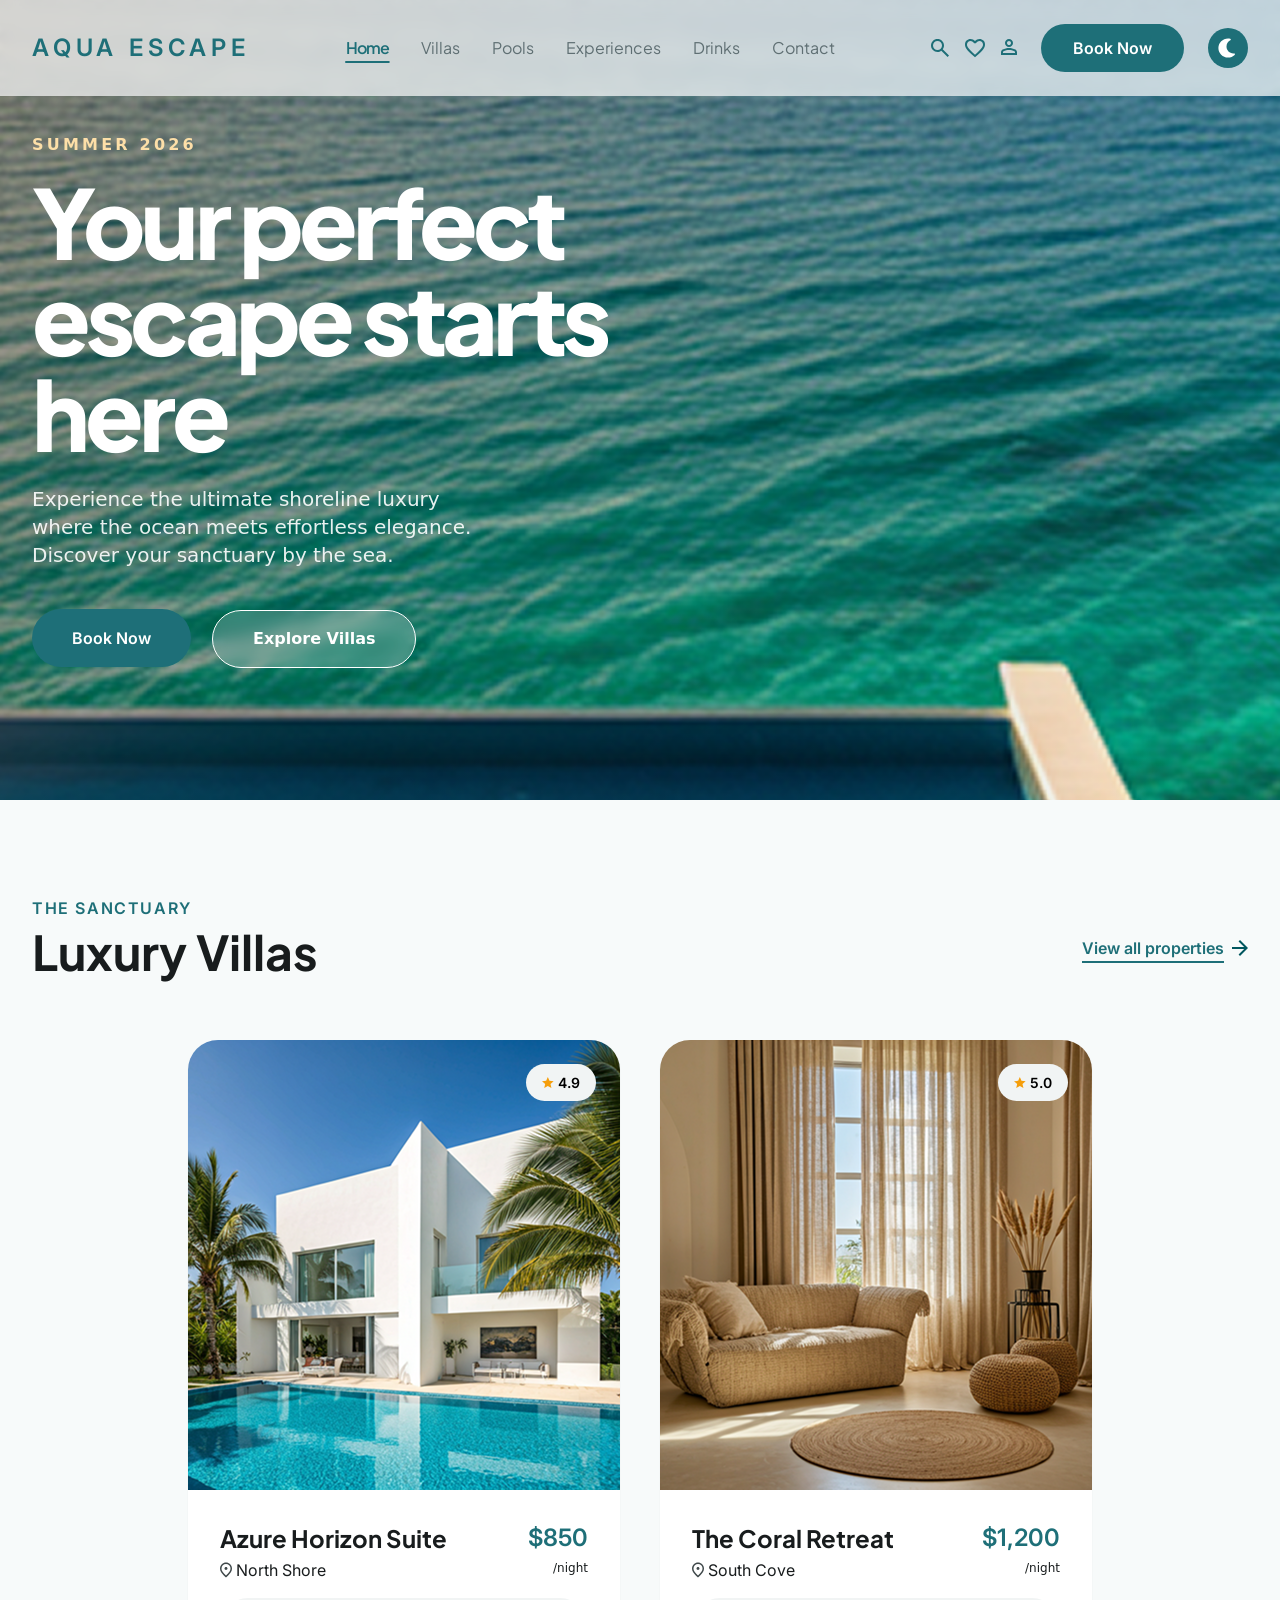
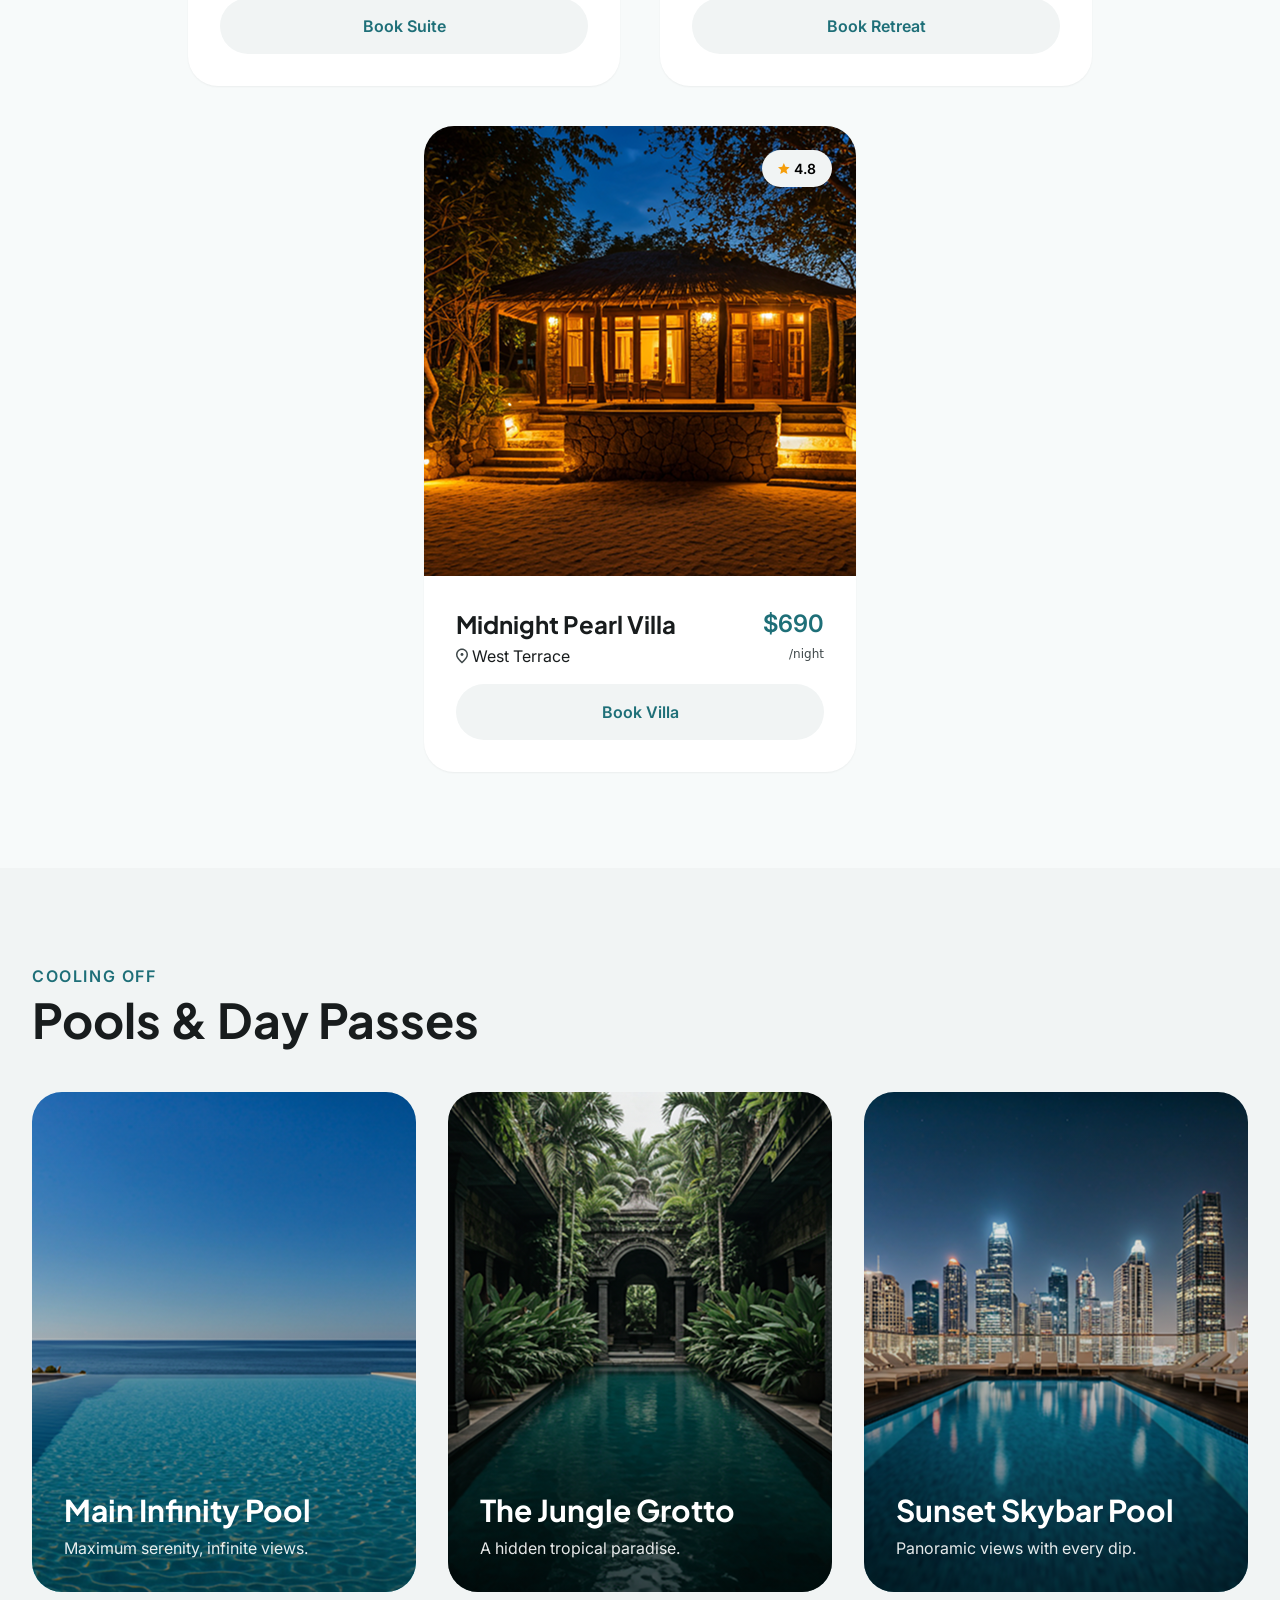
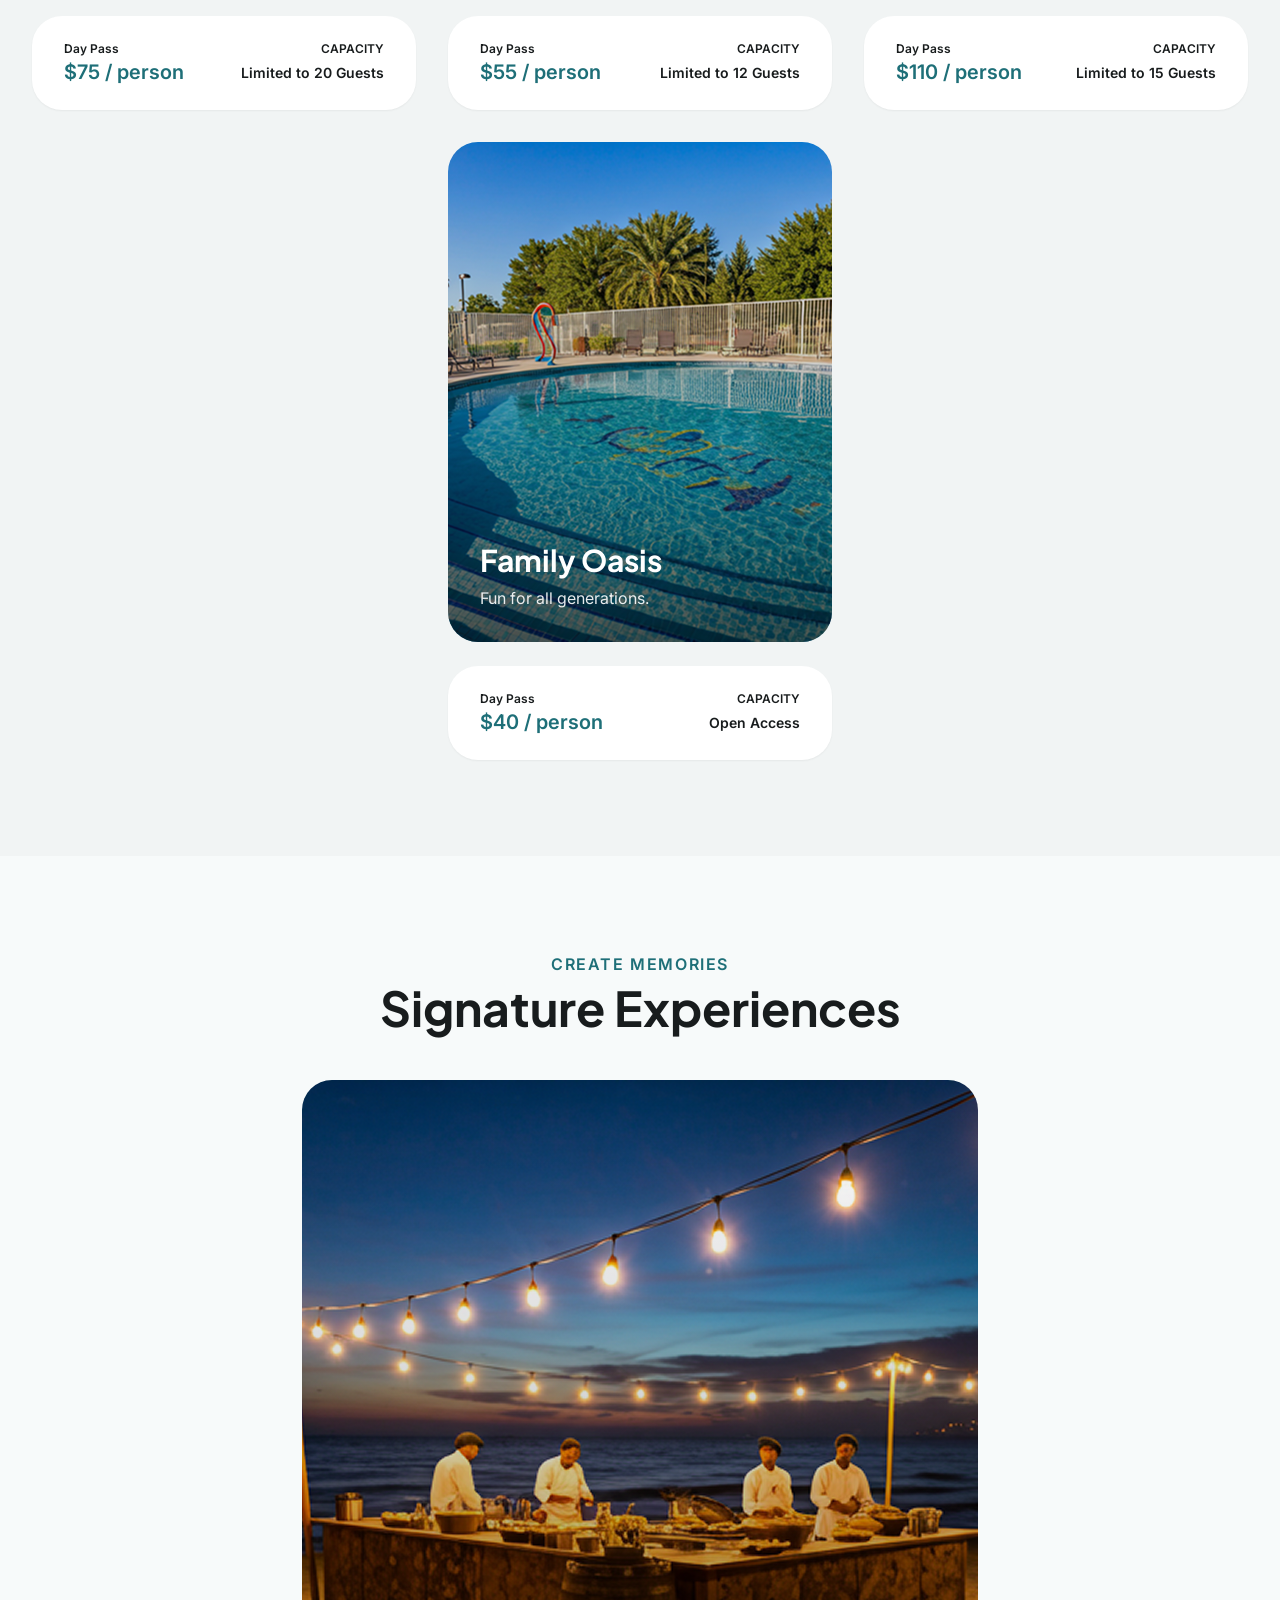
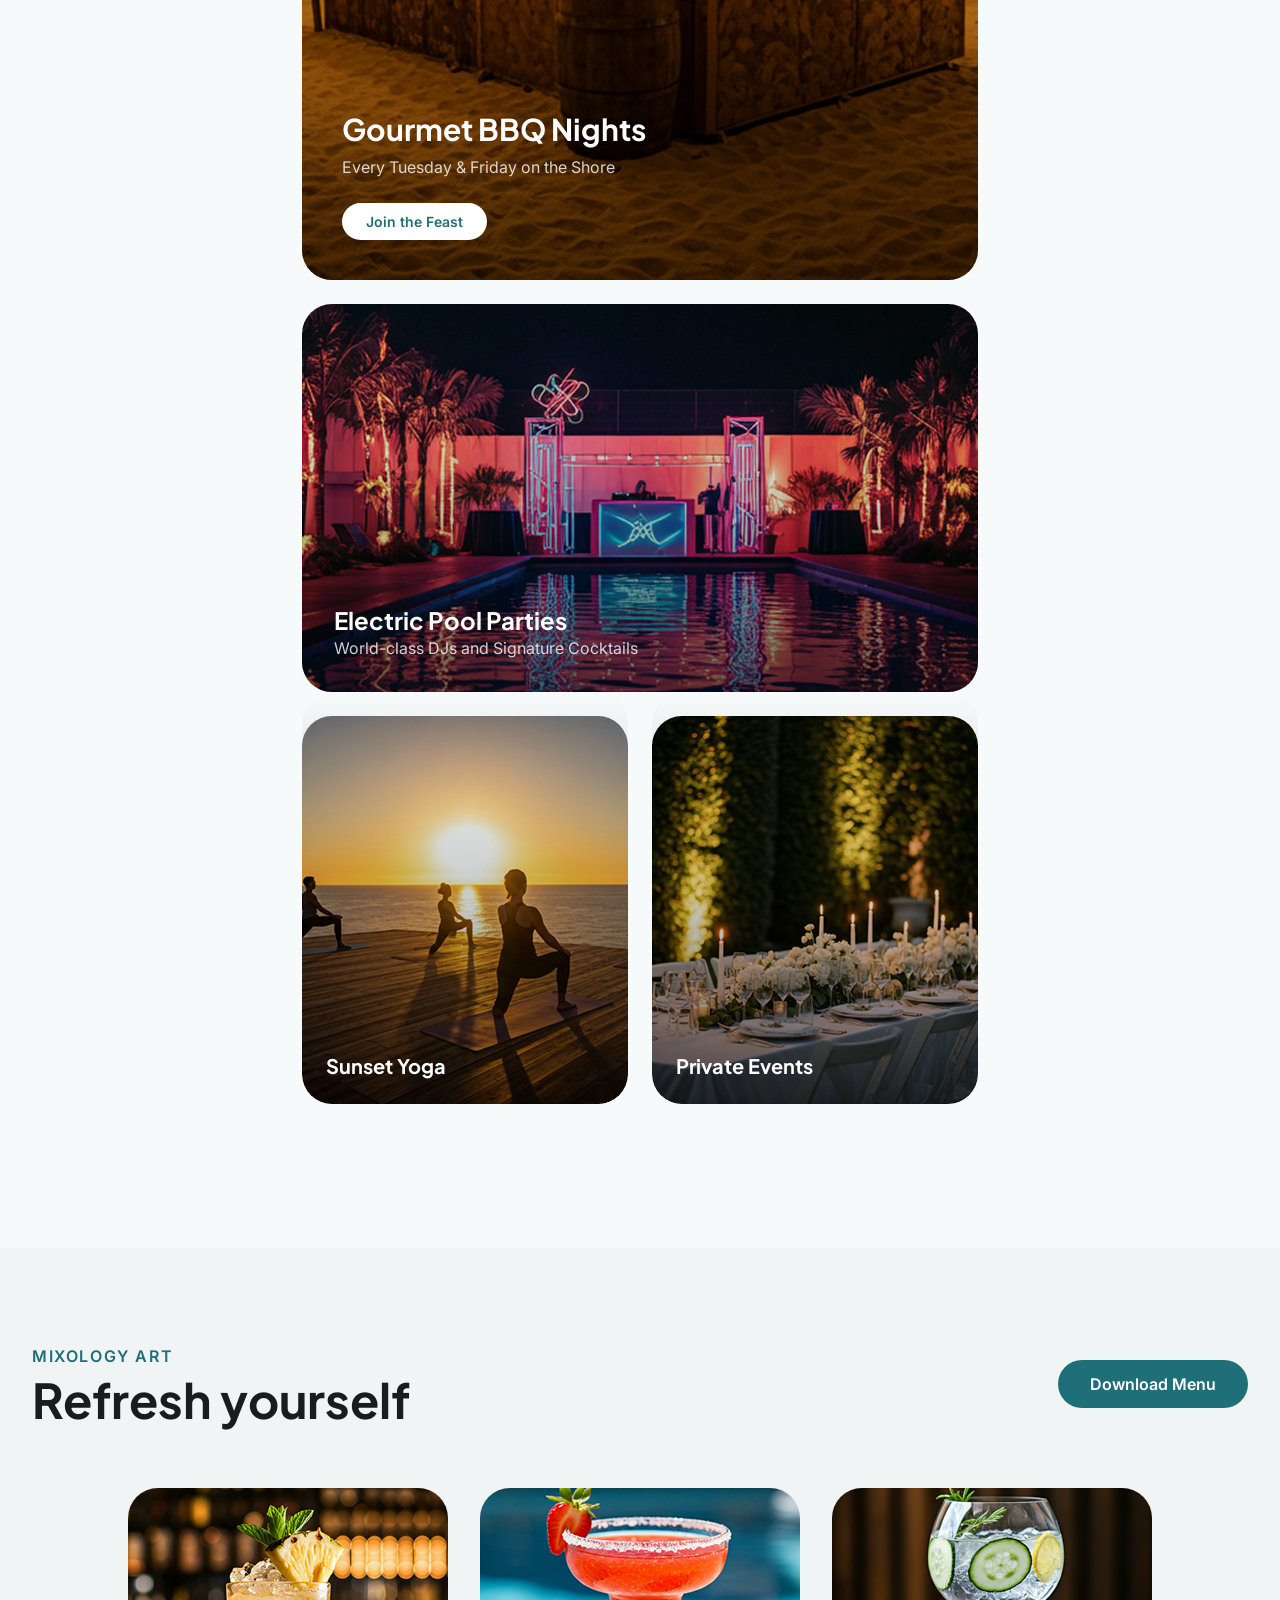
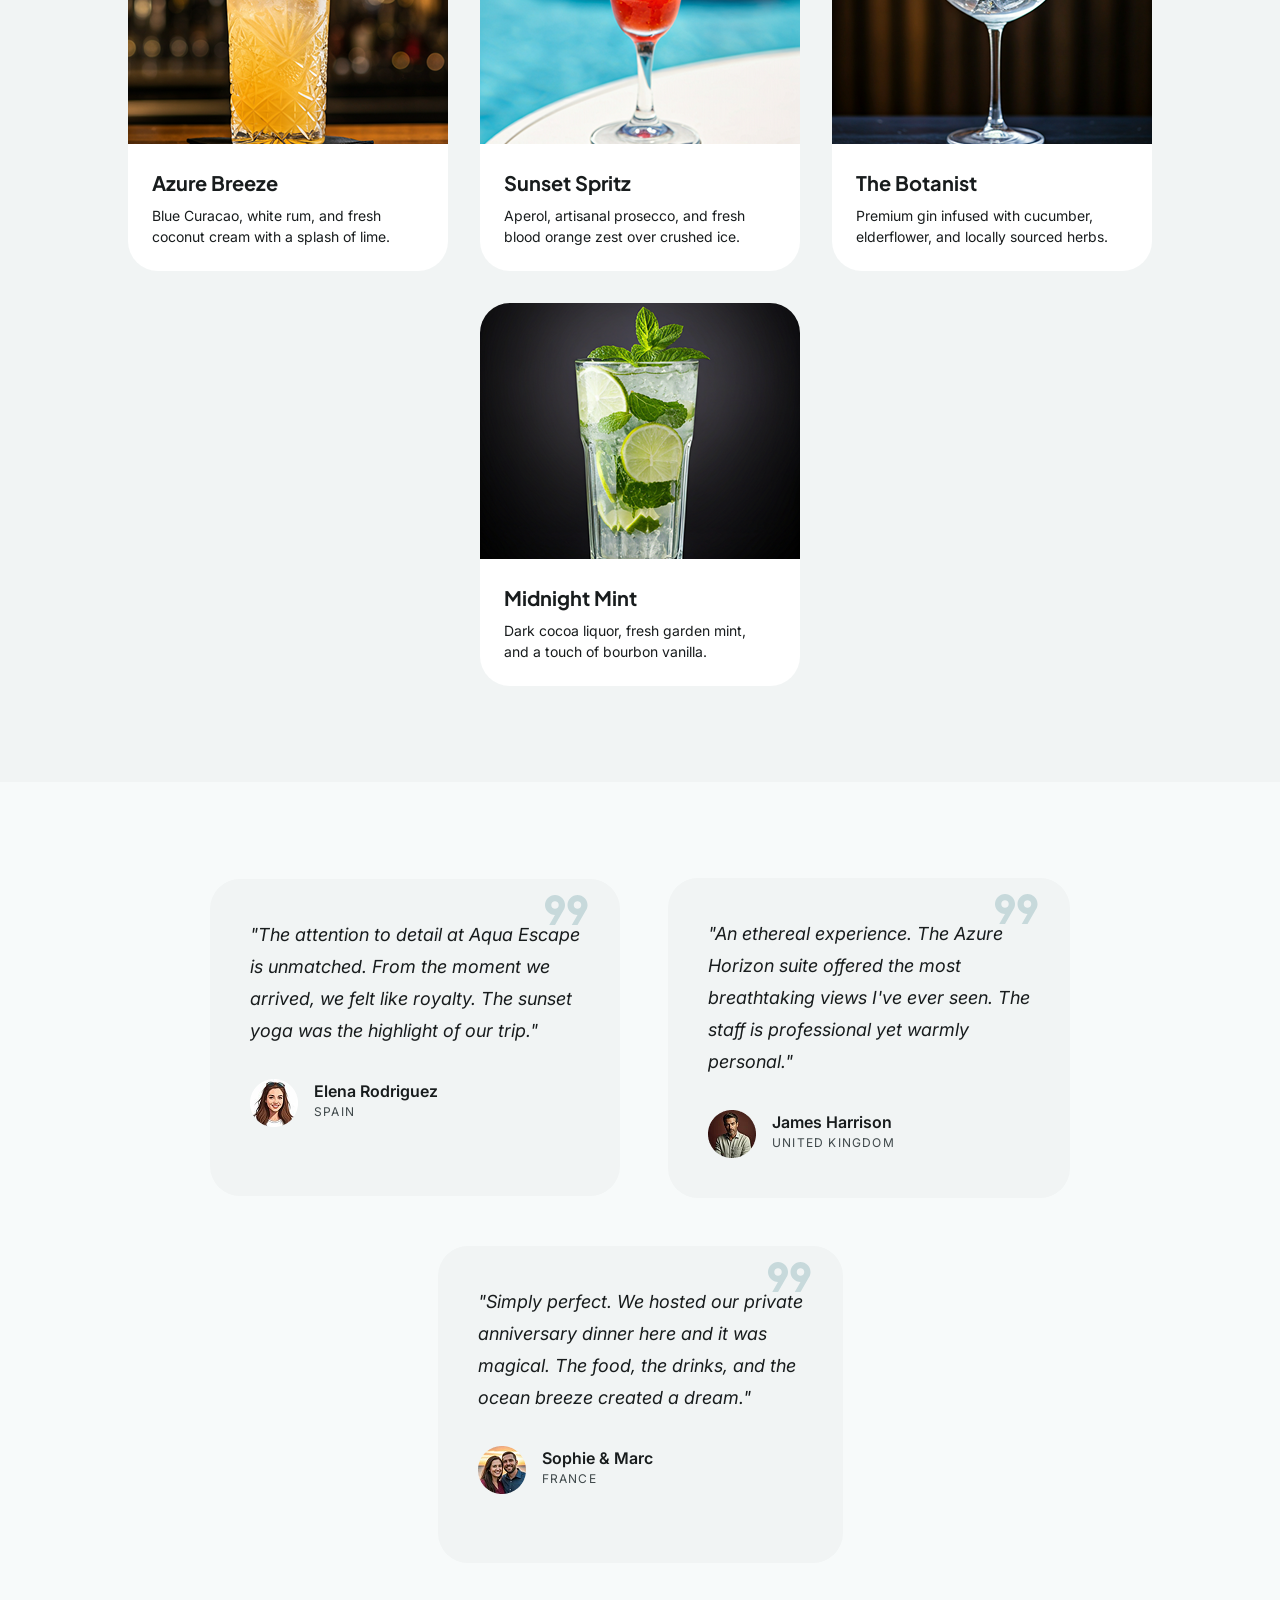
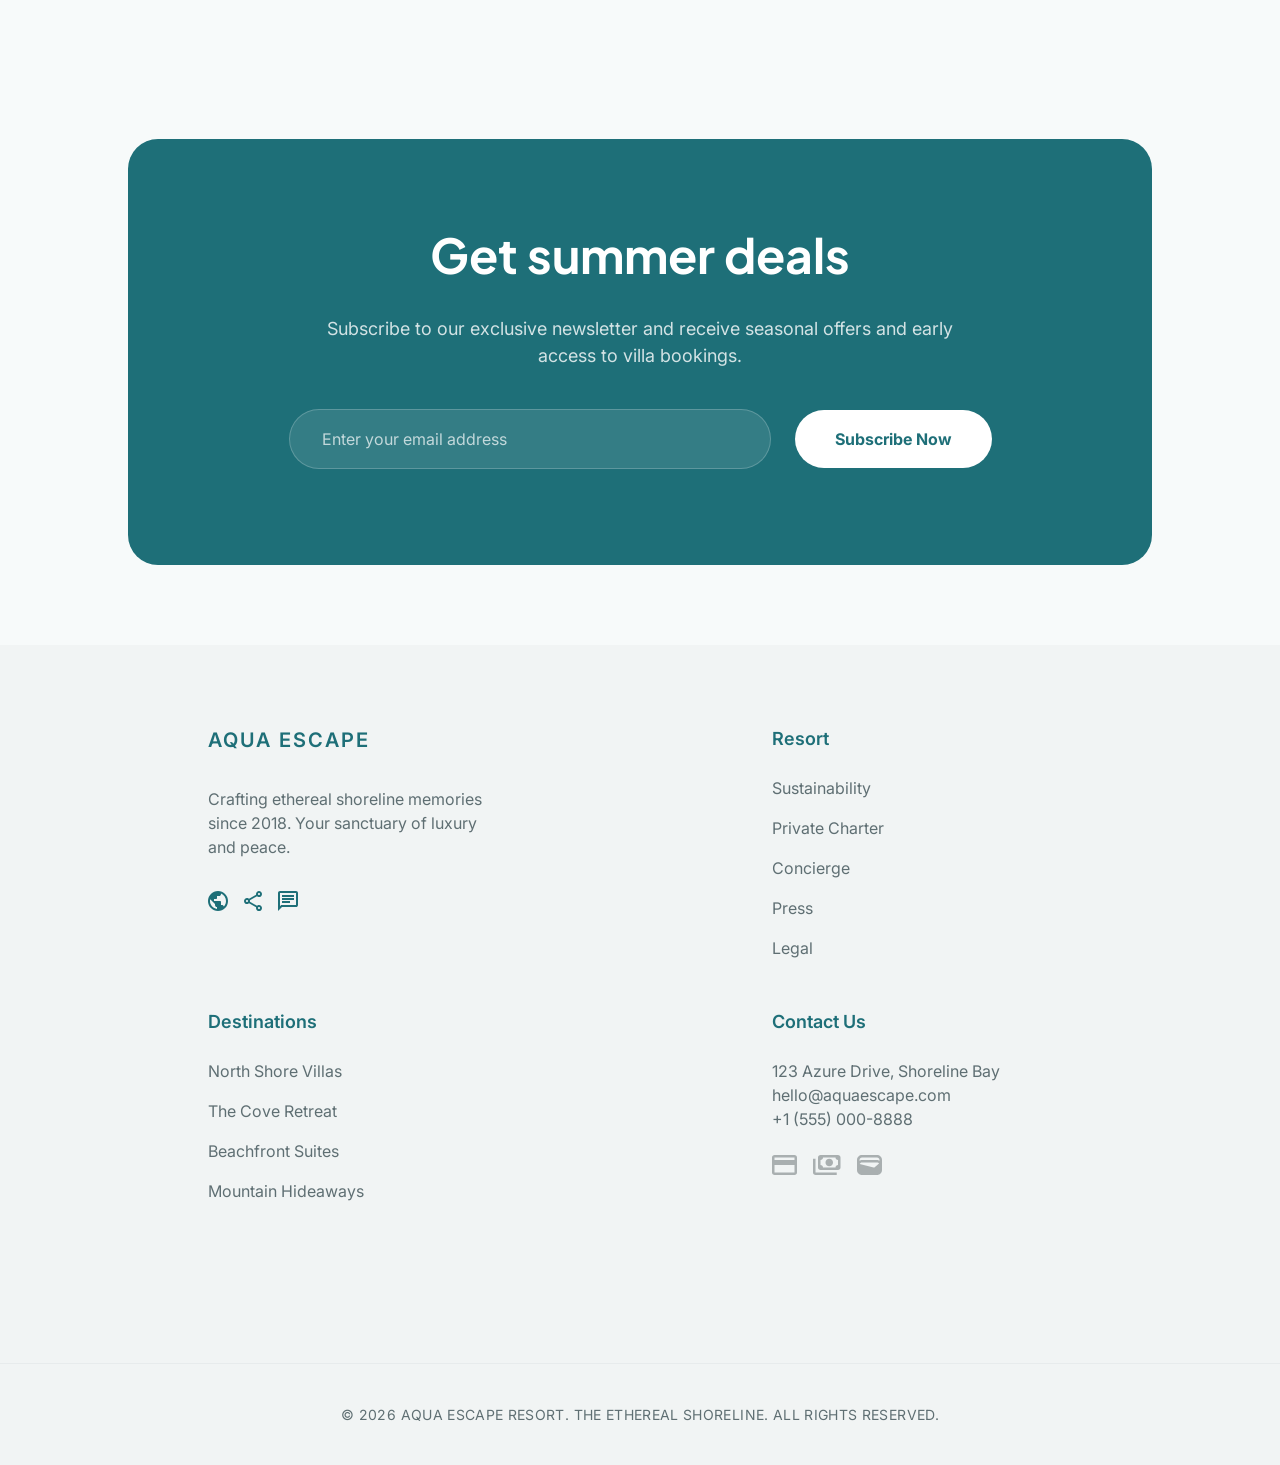
<file: index.html>
<!doctype html>
<html lang="en">
  <head>
    <meta charset="UTF-8" />
    <meta name="viewport" content="width=device-width, initial-scale=1.0" />
    <title>Summer Nap - Home Page</title>
    <link rel="preconnect" href="https://fonts.googleapis.com" />
    <link rel="preconnect" href="https://fonts.gstatic.com" crossorigin />
    <link
      href="https://fonts.googleapis.com/css2?family=Inter:ital,opsz,wght@0,14..32,100..900;1,14..32,100..900&family=Plus+Jakarta+Sans:ital,wght@0,200..800;1,200..800&display=swap"
      rel="stylesheet"
    />
    <link href="./assets/css/output.css" rel="stylesheet" />
  </head>
  <body class="bg-Body">

    <!-- Header -->
    <header class="bg-Neutral/70 fixed w-full z-10 backdrop-blur-sm">
      <div
        class="container mx-auto flex items-center justify-between py-6 px-8"
      >
        <div data-menu-toggle class="lg:hidden cursor-pointer flex">
          <img
            src="./assets/img/header/menu.svg"
            alt="Menu"
          />
        </div>
        <!-- Left Side -->
        <h3
          class="text-Primary text-[24px] font-Primary font-semibold tracking-[1px] sm:tracking-[4.8px]"
        >
          <a href="./index.html">AQUA ESCAPE</a>
        </h3>
        

        <!-- Middle Side -->
        <ul class="space-x-4 hidden lg:flex xl:space-x-8">
          <li
            class="text-[16px] text-Primary font-Secondary underline decoration-2 
            underline-offset-7 font-semibold tracking-tighter"
          >
            <a href="./index.html">Home</a>
          </li>
          <li class="text-[16px] text-Footer font-Secondary">
            <a href="./villas.html">Villas</a>
          </li>
          <li class="text-[16px] text-Footer font-Secondary">
            <a href="#pools">Pools</a>
          </li>
          <li class="text-[16px] text-Footer font-Secondary">
            <a href="#experiences">Experiences</a>
          </li>
          <li class="text-[16px] text-Footer font-Secondary">
            <a href="#drinks">Drinks</a>
          </li>
          <li class="text-[16px] text-Footer font-Secondary">
            <a href="#contact">Contact</a>
          </li>
        </ul>

        <!-- Right Side -->
        <div class="items-center space-x-6 hidden lg:flex">
          <ul class="space-x-4 flex">
            <li>
              <a href="#"
                ><img src="./assets/img/header/search.svg" alt="Search"
              /></a>
            </li>
            <li>
              <a href="./favorites.html"
                ><img src="./assets/img/header/heart.svg" alt="Favorites"
              /></a>
            </li>
            <li>
              <a href="./login.html"
                ><img src="./assets/img/header/person.svg" alt="Login"
              /></a>
            </li>
          </ul>
          <a href="./booking_cart.html"
            class="text-white bg-Primary py-3 px-5 xl:px-8 text-[16px] font-Primary font-semibold 
            rounded-[30px] cursor-pointer hover:bg-teal-700 transition duration-300"
            >
            Book Now
          </a>
          <button id="theme-toggle"
            class="text-white bg-Primary py-2 px-3 xl:px-2 text-[16px] font-Primary font-semibold 
            rounded-[30px] cursor-pointer hover:bg-teal-700 transition duration-300"
          >
          <div id="themeIcon" class="flex items-center justify-center w-6 h-6">
            <img src="./assets/img/header/dark.svg" alt="Moon" class="w-6 h-6 object-contain" />
          </div>
          </button>
        </div>
      </div>
      <div data-mobile-menu class="lg:hidden flex flex-col gap-4 text-Text text-2xl font-Secondary font-semibold px-14 py-6 z-10 backdrop-blur-lg hidden"> 
        <a href="./index.html">Home</a>
        <a href="./villas.html">Villas</a>
        <a href="#pools">Pools</a>
        <a href="#experiences">Experiences</a>
        <a href="#drinks">Drinks</a>
        <a href="#contact">Contact</a>
      </div>
    </header>

    <!-- Hero Section (1) -->
    <section
        style="background-image: url('./assets/img/HomePage/Section1/Home_Hero.png');" 
        class="bg-cover bg-center w-full h-200 relative bg-fixed"
      >    
      <div class="w-full h-full bg-linear-to-r from-black/30 to-transparent">
        <div
          class="px-4 sm:px-8 container mx-auto w-full h-full flex items-center justify-start"
        >
          <div class="w-2xl">
            <h6
              class="text-[#FDDFA8] text-[16px] font-semibold tracking-[3.2px]"
            >
              SUMMER 2026
            </h6>
            <h1
              class="text-5xl/14 sm:text-8xl/24 text-white font-extrabold font-Secondary tracking-tighter pt-4"
            >
              Your perfect escape starts here
            </h1>
            <p class="w-fit sm:w-md text-xl/7 text-white opacity-90 pt-6">
              Experience the ultimate shoreline luxury where the ocean meets
              effortless elegance. Discover your sanctuary by the sea.
            </p>
            <button
              class="text-white bg-Primary px-5 py-4.25 sm:px-10 text-[16px] font-Primary
                 font-semibold rounded-[30px] cursor-pointer hover:bg-teal-700 mt-10 mr-2 sm:mr-4 transition duration-300"
            >
              Book Now
            </button>
            <button
              class="text-white bg-white/20 border border-white px-5 py-4 sm:px-10 text-[16px] font-semibold 
              rounded-[30px] cursor-pointer hover:bg-teal-700 mt-3 sm:mt-10 backdrop-blur-sm transition duration-300"
            >
              Explore Villas
            </button>
          </div>
        </div>
      </div>
    </section>

    <!-- Luxury Villas Section (2) -->
    <section class="mt-24 container mx-auto flex items-center justify-start">
      <div class="w-full px-4 sm:px-8">
        <!-- Title Of The Section -->
        <h3
          class="text-[16px] text-Primary font-Primary font-semibold tracking-[1.6px]"
        >
          THE SANCTUARY
        </h3>
        <div class="flex items-center justify-between w-full flex-wrap gap-4">
          <h1 class="text-4xl sm:text-5xl text-Text font-bold font-Secondary pt-2">
            Luxury Villas
          </h1>
          <div
            class="flex underline decoration-2 decoration-Primary underline-offset-7 items-center space-x-2 cursor-pointer"
          >
            <h3 class="text-Primary font-Primary font-semibold">
              View all properties
            </h3>
            <img
              src="./assets/img/HomePage/Section2/arrow-right.svg"
              alt="arrow-right"
            />
          </div>
        </div>

        <!-- Cards Section -->
        <div
          class="mt-16 mb-24 flex items-center justify-center 2xl:justify-between w-full flex-wrap gap-10"
        >
          <!-- Card 1  -->
          <div
            class="flex-col items-center bg-Neutral rounded-[30px] shadow-xs relative"
          >
            <div
              class="flex items-center justify-center absolute top-6 right-6 bg-[#F1F4F4] py-2 px-4 rounded-full"
            >
              <img
                src="assets/img/HomePage/Section2/star.svg"
                alt="label"
                class="inline-block mr-1"
              />
              <span class="text-[14px] font-Primary font-semibold">4.9</span>
            </div>
            <img
              class="w-full h-auto rounded-t-[30px]"
              src="./assets/img/HomePage/Section2/Home_LuxuryVillas_1.png"
              alt="Villa1"
            />
            <div class="flex-col items-center py-8 px-8">
              <div class="flex items-center justify-between">
                <h2 class="text-lg sm:text-2xl text-Text font-bold font-Secondary">
                  Azure Horizon Suite
                </h2>
                <span class="text-2xl text-Primary font-semibold font-Primary"
                  >$850</span
                >
              </div>
              <div class="flex items-center justify-between">
                <div class="flex mt-1">
                  <img
                    src="./assets/img/HomePage/Section2/location.svg"
                    alt="location"
                  />
                  <span class="text-Text font-Primary pl-1"
                    >North Shore</span
                  >
                </div>
                <span class="text-Text text-[12px]">/night</span>
              </div>
              <button
                class="text-Primary bg-Button1 py-4 text-[16px] font-Primary font-semibold 
                rounded-[30px] cursor-pointer hover:bg-Primary hover:text-white w-full mt-4 transition duration-300"
              >
                Book Suite
              </button>
            </div>
          </div>

          <!-- Card 2  -->
          <div
            class="flex-col items-center bg-Neutral rounded-[30px] shadow-xs relative"
          >
            <div
              class="flex items-center justify-center absolute top-6 right-6 bg-[#F1F4F4] py-2 px-4 rounded-full"
            >
              <img
                src="assets/img/HomePage/Section2/star.svg"
                alt="label"
                class="inline-block mr-1"
              />
              <span class="text-[14px] font-Primary font-semibold">5.0</span>
            </div>
            <img
              class="w-full h-auto rounded-t-[30px]"
              src="./assets/img/HomePage/Section2/Home_LuxuryVillas_2.png"
              alt="Villa1"
            />
            <div class="flex-col items-center py-8 px-8">
              <div class="flex items-center justify-between">
                <h2 class="text-lg sm:text-2xl text-Text font-bold font-Secondary">
                  The Coral Retreat
                </h2>
                <span class="text-2xl text-Primary font-semibold font-Primary"
                  >$1,200</span
                >
              </div>
              <div class="flex items-center justify-between">
                <div class="flex mt-1">
                  <img
                    src="./assets/img/HomePage/Section2/location.svg"
                    alt="location"
                  />
                  <span class="text-Text font-Primary pl-1"
                    >South Cove</span
                  >
                </div>
                <span class="text-Text text-[12px]">/night</span>
              </div>
              <button
                class="text-Primary bg-Button1 py-4 text-[16px] font-Primary font-semibold 
                rounded-[30px] cursor-pointer hover:bg-Primary hover:text-white w-full mt-4 transition duration-300"
              >
                Book Retreat
              </button>
            </div>
          </div>

          <!-- Card 3 -->
          <div
            class="flex-col items-center bg-Neutral rounded-[30px] shadow-xs relative"
          >
            <div
              class="flex items-center justify-center absolute top-6 right-6 bg-[#F1F4F4] py-2 px-4 rounded-full"
            >
              <img
                src="assets/img/HomePage/Section2/star.svg"
                alt="label"
                class="inline-block mr-1"
              />
              <span class="text-[14px] font-Primary font-semibold">4.8</span>
            </div>
            <img
              class="w-full h-auto rounded-t-[30px]"
              src="./assets/img/HomePage/Section2/Home_LuxuryVillas_3.png"
              alt="Villa1"
            />
            <div class="flex-col items-center py-8 px-8">
              <div class="flex items-center justify-between">
                <h2 class="text-lg sm:text-2xl text-Text font-bold font-Secondary">
                  Midnight Pearl Villa
                </h2>
                <span class="text-2xl text-Primary font-semibold font-Primary"
                  >$690</span
                >
              </div>
              <div class="flex items-center justify-between">
                <div class="flex mt-1">
                  <img
                    src="./assets/img/HomePage/Section2/location.svg"
                    alt="location"
                  />
                  <span class="text-Text font-Primary pl-1"
                    >West Terrace</span
                  >
                </div>
                <span class="text-[#3F484A] text-[12px]">/night</span>
              </div>
              <button
                class="text-Primary bg-Button1 py-4 text-[16px] font-Primary font-semibold rounded-[30px] 
                cursor-pointer hover:bg-Primary hover:text-white w-full mt-4 transition duration-300"
              >
                Book Villa
              </button>
            </div>
          </div>
        </div>
      </div>
    </section>

    <!-- Pools & Day Passes Section (3) -->
    <section id="pools" class="py-24 bg-Button1 w-full">
      <!-- Title Of The Section -->
      <div
        class="w-full px-4 sm:px-8 container mx-auto flex-col items-center justify-start"
      >
        <h3
          class="font-Primary font-semibold text-Primary text-[16px] tracking-[1.6px]"
        >
          COOLING OFF
        </h3>
        <h1 class="font-Secondary font-bold text-4xl sm:text-5xl text-Text pt-2">
          Pools & Day Passes
        </h1>
      </div>

      <!-- Cards Section -->
      <div class="flex flex-wrap gap-8 items-center justify-center px-4 sm:px-8 pt-12">
        <!-- Card 1 -->
        <div class="flex-col items-center justify-center">
          <div class="relative w-full overflow-hidden rounded-[30px]">
            <img
              src="./assets/img/HomePage/Section3/Home_Pools_1.png"
              alt="Main Infinity Pool"
              class="h-full w-full object-cover"
            />
            <div
              class="absolute inset-0 bg-linear-to-t from-black/60 via-black/20 to-transparent"
            ></div>
            <div class="absolute bottom-0 left-0 w-full p-4 sm:p-8 pb-10">
              <h2 class="font-Secondary text-3xl font-bold text-white">
                Main Infinity Pool
              </h2>
              <p class="font-Primary pt-2 text-[16px] text-white/90">
                Maximum serenity, infinite views.
              </p>
            </div>
          </div>
          <div class="w-full mt-6 py-6 px-3 sm:px-8 bg-Neutral rounded-[30px] shadow-xs">
            <div class="w-full flex items-center justify-between">
              <span
                class="font-Primary font-semibold text-[12px] text-Text"
              >
                Day Pass
              </span>
              <span
                class="font-Primary font-semibold text-[12px] text-Text"
              >
                CAPACITY
              </span>
            </div>
            <div class="flex items-center justify-between">
              <h3 class="font-Primary font-semibold text-sm sm:text-xl text-Primary">
                $75 / person
              </h3>
              <h3 class="font-Primary font-semibold text-[12px] sm:text-[14px] text-Text">
                Limited to 20 Guests
              </h3>
            </div>
          </div>
        </div>

        <!-- Card 2 -->
        <div class="flex-col items-center justify-center">
          <div class="relative w-full overflow-hidden rounded-[30px]">
            <img
              src="./assets/img/HomePage/Section3/Home_Pools_2.png"
              alt="Main Infinity Pool"
              class="h-full w-full object-cover"
            />
            <div
              class="absolute inset-0 bg-linear-to-t from-black/60 via-black/20 to-transparent"
            ></div>
            <div class="absolute bottom-0 left-0 w-full p-4 sm:p-8 pb-10">
              <h2 class="font-Secondary text-3xl font-bold text-white">
                The Jungle Grotto
              </h2>
              <p class="font-Primary pt-2 text-[16px] text-white/90">
                A hidden tropical paradise.
              </p>
            </div>
          </div>
          <div class="w-full mt-6 py-6 px-3 sm:px-8 bg-Neutral rounded-[30px] shadow-xs">
            <div class="w-full flex items-center justify-between">
              <span
                class="font-Primary font-semibold text-[12px] text-Text"
              >
                Day Pass
              </span>
              <span
                class="font-Primary font-semibold text-[12px] text-Text"
              >
                CAPACITY
              </span>
            </div>
            <div class="flex items-center justify-between">
              <h3 class="font-Primary font-semibold text-sm sm:text-xl text-Primary">
                $55 / person
              </h3>
              <h3 class="font-Primary font-semibold text-[12px] sm:text-[14px] text-Text">
                Limited to 12 Guests
              </h3>
            </div>
          </div>
        </div>

        <!-- Card 3 -->
        <div class="flex-col items-center justify-center">
          <div class="relative w-full overflow-hidden rounded-[30px]">
            <img
              src="./assets/img/HomePage/Section3/Home_Pools_3.png"
              alt="Main Infinity Pool"
              class="h-full w-full object-cover"
            />
            <div
              class="absolute inset-0 bg-linear-to-t from-black/60 via-black/20 to-transparent"
            ></div>
            <div class="absolute bottom-0 left-0 w-full p-4 sm:p-8 pb-10">
              <h2 class="font-Secondary text-3xl font-bold text-white">
                Sunset Skybar Pool
              </h2>
              <p class="font-Primary pt-2 text-[16px] text-white/90">
                Panoramic views with every dip.
              </p>
            </div>
          </div>
          <div class="w-full mt-6 py-6 px-3 sm:px-8 bg-Neutral rounded-[30px] shadow-xs">
            <div class="w-full flex items-center justify-between">
              <span
                class="font-Primary font-semibold text-[12px] text-Text"
              >
                Day Pass
              </span>
              <span
                class="font-Primary font-semibold text-[12px] text-Text"
              >
                CAPACITY
              </span>
            </div>
            <div class="flex items-center justify-between">
              <h3 class="font-Primary font-semibold text-sm sm:text-xl text-Primary">
                $110 / person
              </h3>
              <h3 class="font-Primary font-semibold text-[12px] sm:text-[14px] text-Text">
                Limited to 15 Guests
              </h3>
            </div>
          </div>
        </div>

        <!-- Card 4 -->
        <div class="flex-col items-center justify-center">
          <div class="relative w-full overflow-hidden rounded-[30px]">
            <img
              src="./assets/img/HomePage/Section3/Home_Pools_4.png"
              alt="Main Infinity Pool"
              class="h-full w-full object-cover"
            />
            <div
              class="absolute inset-0 bg-linear-to-t from-black/60 via-black/20 to-transparent"
            ></div>
            <div class="absolute bottom-0 left-0 w-full p-4 sm:p-8 pb-10">
              <h2 class="font-Secondary text-3xl font-bold text-white">
                Family Oasis
              </h2>
              <p class="font-Primary pt-2 text-[16px] text-white/90">
                Fun for all generations.
              </p>
            </div>
          </div>
          <div class="w-full mt-6 py-6 px-3 sm:px-8 bg-Neutral rounded-[30px] shadow-xs">
            <div class="w-full flex items-center justify-between">
              <span
                class="font-Primary font-semibold text-[12px] text-Text"
              >
                Day Pass
              </span>
              <span
                class="font-Primary font-semibold text-[12px] text-Text"
              >
                CAPACITY
              </span>
            </div>
            <div class="flex items-center justify-between">
              <h3 class="font-Primary font-semibold text-sm sm:text-xl text-Primary">
                $40 / person
              </h3>
              <h3 class="font-Primary font-semibold text-[12px] sm:text-[14px] text-Text">
                Open Access
              </h3>
            </div>
          </div>
        </div>
      </div>
    </section>

    <!-- Signature Experiences Section (4) -->
    <section id="experiences" class="mt-24 pb-24 w-full">
      <!-- Title Of The Section -->
      <div class="px-4 sm:px-8 pb-12 flex flex-col items-start sm:items-center justify-start sm:justify-center">
        <h2
          class="font-Primary font-semibold text-Primary text-[16px] tracking-[1.6px] mb-2"
        >
          CREATE MEMORIES
        </h2>
        <h1 class="font-Secondary font-bold text-Text text-4xl sm:text-5xl">
          Signature Experiences
        </h1>
      </div>

      <!-- Cards Section -->
      <div class="container w-full mx-auto px-4 sm:px-8">
        <div class="flex flex-wrap gap-6 items-center justify-center">
          <div class="relative overflow-hidden rounded-[30px]">
            <img
              src="assets/img/HomePage/Section4/Home_Signature_1.png"
              alt="Experience 1"
              class="object-cover"
            />
            <div
              class="absolute inset-0 bg-linear-to-t from-black/60 via-black/20 to-transparent"
            ></div>
            <div class="absolute left-0 bottom-0 pl-4 sm:pl-10 pb-10">
              <h3 class="text-white text-3xl font-Secondary font-bold pb-2">
                Gourmet BBQ Nights
              </h3>
              <p class="text-white/80 text-[16px] font-Primary">
                Every Tuesday & Friday on the Shore
              </p>
              <button
                class="text-Primary text-[14px] font-Primary font-semibold bg-white py-2 px-6 
                rounded-[30px] mt-6 cursor-pointer hover:bg-Primary hover:text-white transition duration-300"
              >
                Join the Feast
              </button>
            </div>
          </div>

          <div class="flex-col items-center justify-center">
            <div class="relative overflow-hidden rounded-[30px]">
              <img
                src="assets/img/HomePage/Section4/Home_Signature_2.png"
                alt="Experience 2"
                class="object-cover"
              />
              <div
                class="absolute inset-0 bg-linear-to-t from-black/60 via-black/20 to-transparent"
              ></div>
              <div class="absolute left-0 bottom-0 pl-4 sm:pl-8 pb-8">
                <h3 class="text-white text-2xl font-Secondary font-bold">
                  Electric Pool Parties
                </h3>
                <p class="text-white/80 text-[16px] font-Primary">
                  World-class DJs and Signature Cocktails
                </p>
              </div>
            </div>
            <div class="flex items-center justify-center gap-6">
              <div class="relative overflow-hidden rounded-[30px]">
                <img
                  src="assets/img/HomePage/Section4/Home_Signature_3.png"
                  alt="Experience 3"
                  class="rounded-[30px] mt-6 object-cover"
                />
                <div
                  class="absolute inset-0 bg-linear-to-t from-black/60 via-black/20 to-transparent rounded-[30px]"
                ></div>
                <div class="absolute left-0 bottom-0 pl-4 sm:pl-6 pb-6">
                  <h3 class="text-white text-xl font-Secondary font-bold">
                    Sunset Yoga
                  </h3>
                </div>
              </div>
              <div class="relative overflow-hidden rounded-[30px]">
                <img
                  src="assets/img/HomePage/Section4/Home_Signature_4.png"
                  alt="Experience 4"
                  class="rounded-[30px] mt-6 object-cover"
                />
                <div
                  class="absolute inset-0 bg-linear-to-t from-black/60 via-black/20 to-transparent rounded-[30px]"
                ></div>
                <div class="absolute left-0 bottom-0 pl-4 sm:pl-6 pb-6">
                  <h3 class="text-white text-xl font-Secondary font-bold">
                    Private Events
                  </h3>
                </div>
              </div>
            </div>
          </div>
        </div>
      </div>
    </section>
    
    <!-- Refresh yourself Section (5) -->
    <section id="drinks" class="mt-12 py-24 w-full bg-Button1">
    <!-- Title Of The Section -->
    <div class="w-full px-4 sm:px-8 container mx-auto flex items-center justify-between flex-wrap gap-6">
      <div
        class="flex-col items-center justify-start"
      >
        <h3
          class="font-Primary font-semibold text-Primary text-[16px] tracking-[1.6px]"
        >
          MIXOLOGY ART
        </h3>
        <h1 class="font-Secondary font-bold text-4xl sm:text-5xl text-Text pt-2">
          Refresh yourself
        </h1>
      </div>
      <button class="text-white bg-Primary px-5 py-3 sm:px-8 text-[16px] font-Primary
       font-semibold rounded-[30px] cursor-pointer hover:bg-teal-700 transition duration-300">
        Download Menu
      </button>
    </div>

    <!-- Cards Section -->
    <div class="w-full px-4 sm:px-8 container md:mx-auto flex items-center justify-center 2xl:justify-between mt-16 flex-wrap gap-8">
      <!-- Card 1 -->
      <div class="flex-col items-center justify-start">
        <img src="assets/img/HomePage/Section5/Home_Refresh_1.png" alt="Drinks" class="h-auto object-cover rounded-t-[30px]"/>
        <div class="flex-col items-start justify-start bg-Neutral rounded-b-[30px] px-6 py-6">
          <h2 class="font-Secondary font-bold text-[20px] text-Text">
            Azure Breeze
          </h2>
          <p class="font-Primary text-Text text-[14px] mt-[6.87px] flex">
            Blue Curacao, white rum, and fresh <br>
            coconut cream with a splash of lime.
          </p>
        </div>
      </div>

      <!-- Card 2 -->
      <div class="flex-col items-center justify-start">
        <img src="assets/img/HomePage/Section5/Home_Refresh_2.png" alt="Drinks" class="h-auto object-cover rounded-t-[30px]"/>
        <div class="flex-col items-start justify-start bg-Neutral rounded-b-[30px] px-6 py-6">
          <h2 class="font-Secondary font-bold text-[20px] text-Text">
            Sunset Spritz
          </h2>
          <p class="font-Primary text-Text text-[14px] mt-[6.87px] flex">
            Aperol, artisanal prosecco, and fresh <br>
            blood orange zest over crushed ice.
          </p>
        </div>
      </div>

      <!-- Card 3 -->
      <div class="flex-col items-center justify-start">
        <img src="assets/img/HomePage/Section5/Home_Refresh_3.png" alt="Drinks" class="h-auto object-cover rounded-t-[30px]"/>
        <div class="flex-col items-start justify-start bg-Neutral rounded-b-[30px] px-6 py-6">
          <h2 class="font-Secondary font-bold text-[20px] text-Text">
            The Botanist
          </h2>
          <p class="font-Primary text-Text text-[14px] mt-[6.87px] flex">
            Premium gin infused with cucumber, <br>
            elderflower, and locally sourced herbs. 
          </p>
        </div>
      </div>

      <!-- Card 4 -->
      <div class="flex-col items-center justify-start">
        <img src="assets/img/HomePage/Section5/Home_Refresh_4.png" alt="Drinks" class="h-auto object-cover rounded-t-[30px]"/>
        <div class="flex-col items-start justify-start bg-Neutral rounded-b-[30px] px-6 py-6">
          <h2 class="font-Secondary font-bold text-[20px] text-Text">
            Midnight Mint
          </h2>
          <p class="font-Primary text-Text text-[14px] mt-[6.87px] flex">
            Dark cocoa liquor, fresh garden mint, <br>
            and a touch of bourbon vanilla.
          </p>
        </div>
      </div>

    </div>
    </section>

    <!-- Comments Section (6) -->
    <section class="mt-24 pb-24 w-full">
      <!-- Comments Cards -->
      <div class="w-full container mx-auto flex items-center justify-center 2xl:justify-between flex-wrap gap-12 px-4 sm:px-8">
        <!-- Card 1 -->
        <div class="bg-[#F1F4F4] flex-col items-center justify-start rounded-[30px] px-4 sm:px-10 pt-10 relative">
          <img src="assets/img/HomePage/Section6/comma.svg" alt="quote" class="absolute right-8 top-4"/>
          <div class="w-full">
            <p class="pb-8 text-[#181C1D] text-[18px]/8 italic font-Primary">"The attention to detail at Aqua Escape <br>
                is unmatched. From the moment we <br>
                arrived, we felt like royalty. The sunset <br>
                yoga was the highlight of our trip."
            </p>
          </div>
          <div class="w-full flex items-center justify-start pb-[69.25px]">
            <img src="assets/img/HomePage/Section6/Home_Comments_1.png" alt="quote" class="pr-4"/>
            <div>
              <h3 class="text-[#181C1D] text-[16px]/4 font-Primary font-semibold">Elena Rodriguez</h3>
              <span class="text-[#3F484A] text-[12px] font-Primary tracking-[1.2px]">SPAIN</span>
            </div>
          </div>
        </div>

        <!-- Card 2 -->
        <div class="bg-[#F1F4F4] flex-col items-center justify-start rounded-[30px] px-4 sm:px-10 pt-10 relative">
          <img src="assets/img/HomePage/Section6/comma.svg" alt="quote" class="absolute right-8 top-4"/>
          <div class="w-full">
            <p class="pb-8 text-[#181C1D] text-[18px]/8 italic font-Primary">
                "An ethereal experience. The Azure <br>
                Horizon suite offered the most <br>
                breathtaking views I've ever seen. The <br>
                staff is professional yet warmly <br>
                personal."
            </p>
          </div>
          <div class="w-full flex items-center justify-start pb-10">
            <img src="assets/img/HomePage/Section6/Home_Comments_2.png" alt="quote" class="pr-4"/>
            <div>
              <h3 class="text-[#181C1D] text-[16px]/4 font-Primary font-semibold">James Harrison</h3>
              <span class="text-[#3F484A] text-[12px] font-Primary tracking-[1.2px]">UNITED KINGDOM</span>
            </div>
          </div>
        </div>

        <!-- Card 3 -->
        <div class="bg-[#F1F4F4] flex-col items-center justify-start rounded-[30px] px-4 sm:px-10 pt-10 relative">
          <img src="assets/img/HomePage/Section6/comma.svg" alt="quote" class="absolute right-8 top-4"/>
          <div class="w-full">
            <p class="pb-8 text-[#181C1D] text-[18px]/8 italic font-Primary">
                "Simply perfect. We hosted our private <br>
                anniversary dinner here and it was <br>
                magical. The food, the drinks, and the <br>
                ocean breeze created a dream."
            </p>
          </div>
          <div class="w-full flex items-center justify-start pb-[69.25px]">
            <img src="assets/img/HomePage/Section6/Home_Comments_3.png" alt="quote" class="pr-4"/>
            <div>
              <h3 class="text-[#181C1D] text-[16px]/4 font-Primary font-semibold">Sophie & Marc</h3>
              <span class="text-[#3F484A] text-[12px] font-Primary tracking-[1.2px]">FRANCE</span>
            </div>
          </div>
        </div>
      </div>
    </section>

    <!-- Get summer deals Section (7) -->
    <section id="contact" class="my-20 w-full">
      <div class="bg-Primary rounded-[30px] sm:mx-[10%] mx-[2%]">
        <div class="2xl:px-96 px-4 pt-20 pb-24 flex-col items-center justify-center text-center w-full">
          <h1 class="mb-6 font-Secondary font-bold text-white sm:text-[48px] text-[35px]">Get summer deals</h1>
          <p class="mb-6 font-Primary font-normal  text-white/80 sm:text-[18px] text-[12px]">
            Subscribe to our exclusive newsletter and receive seasonal offers and early <br>
            access to villa bookings.</p>
          <div class="mt-10 w-full sm:flex items-center justify-center flex-wrap gap-2">
            <input
              type="email"
              placeholder="Enter your email address"
              class="py-4.25 pl-4 md:pl-8 lg:pr-50 pr-[2%] rounded-[30px] bg-white/10 border border-white/20 text-white/70 font-Primary"
            />
            <button
              class="text-Primary text-[16px] font-bold font-Primary bg-white py-4.25 xl:px-10 px-[6%] rounded-[30px]
               cursor-pointer hover:bg-teal-800 hover:text-white ml-4 sm:mt-0 mt-4 transition duration-300"
            >
              Subscribe Now
            </button>
          </div>
        </div>
      </div>
    </section>

    <!-- Footer -->
    <footer class="mt-20 w-full bg-Button1">
      <div class="p-4 xl:p-20  pb-0 xl:mx-[10%] mx-[2%] flex items-start justify-between flex-wrap gap-12">
        <!-- Column 1 -->
         <div class="flex-col items-start w-75">
            <h2 class="font-semibold font-Primary text-Primary text-[20px] tracking-[2px] mb-8">AQUA ESCAPE</h2>
            <p class="text-Footer text-[16px]/6 font-Primary mb-8">Crafting ethereal shoreline memories <br>
              since 2018. Your sanctuary of luxury <br>
              and peace.</p>
            <div class="flex items-center">
              <img src="assets/img/footer/earth.svg" alt="earth" class="mr-4"/>
              <img src="assets/img/footer/social.svg" alt="social" class="mr-4"/>
              <img src="assets/img/footer/message.svg" alt="message"/>
            </div>
         </div>

          <!-- Column 2 -->
         <div class="flex-col items-start w-75">
            <h2 class="font-semibold font-Primary text-Primary text-[18px] mb-6">Resort</h2>
            <ul class="flex-col items-start text-Footer text-[16px]/6 font-Primary">
              <li class="mb-4">Sustainability</li>
              <li class="mb-4">Private Charter</li>
              <li class="mb-4">Concierge</li>
              <li class="mb-4">Press</li>
              <li>Legal</li>
            </ul>
         </div>

          <!-- Column 3 -->
         <div class="flex-col items-start w-75">
            <h2 class="font-semibold font-Primary text-Primary text-[18px] mb-6">Destinations</h2>
            <ul class="flex-col items-start text-Footer text-[16px]/6 font-Primary">
              <li class="mb-4">North Shore Villas</li>
              <li class="mb-4">The Cove Retreat</li>
              <li class="mb-4">Beachfront Suites</li>
              <li >Mountain Hideaways</li>
            </ul>
         </div>

          <!-- Column 4 -->
         <div class="flex-col items-start w-75">
            <h2 class="font-semibold font-Primary text-Primary text-[18px] mb-6">Contact Us</h2>
            <ul class="flex-col items-start text-Footer text-[16px]/6 font-Primary mb-6">
              <li>123 Azure Drive, Shoreline Bay</li>
              <li>hello@aquaescape.com</li>
              <li>+1 (555) 000-8888</li>
            </ul>
            <div class="flex items-center">
              <img src="assets/img/footer/visa.svg" alt="visa" class="mr-4"/>
              <img src="assets/img/footer/cash.svg" alt="cash" class="mr-4"/>
              <img src="assets/img/footer/wallet.svg" alt="wallet"/>
            </div>
         </div>
      </div>

      <!-- Copyright -->
      <div class="w-full mt-20 pb-10 flex items-end justify-center text-center border-t border-[#BEC8CA]/20">
        <p class="mt-10 text-[14px] text-Footer font-Primary tracking-[0.35px]">© 2026 AQUA ESCAPE RESORT. THE ETHEREAL SHORELINE. ALL RIGHTS RESERVED.</p>
      </div>
    </footer>

    <script src="./main.js"></script>
  </body>
</html>
</file>
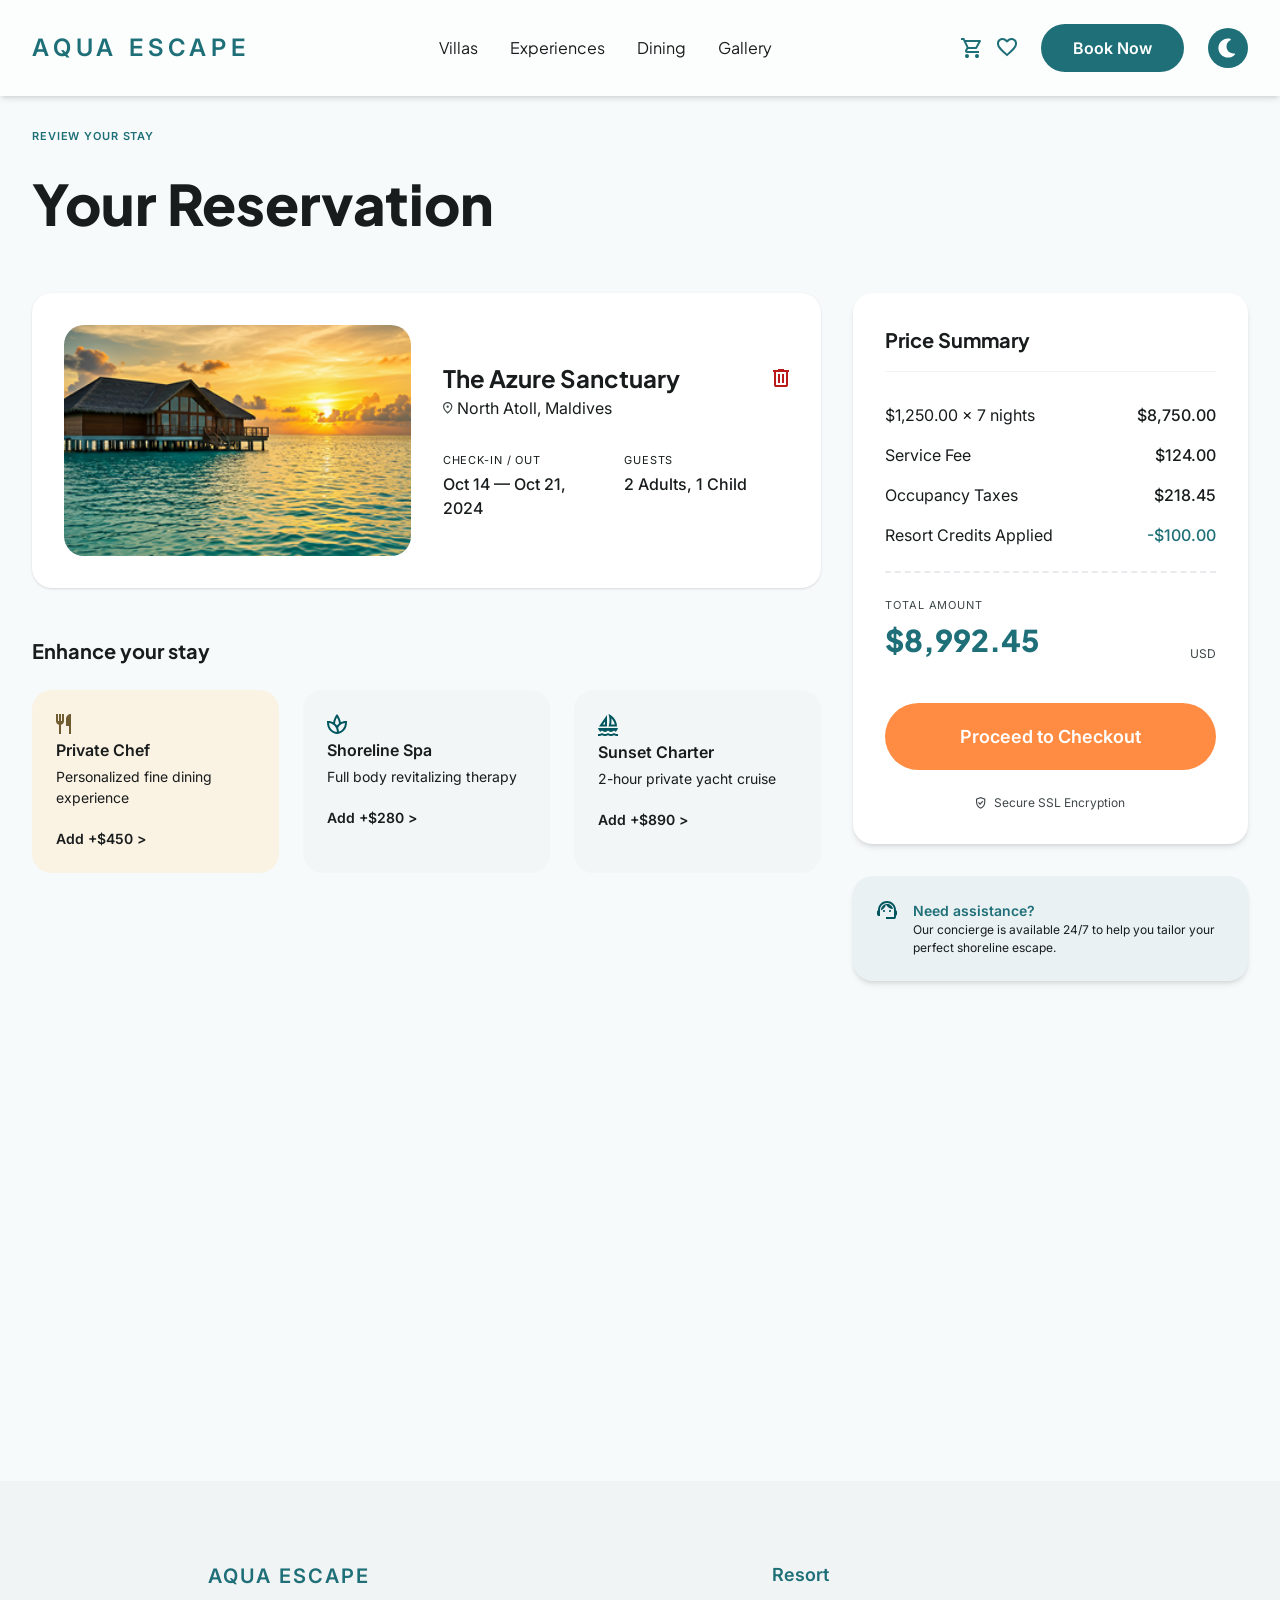
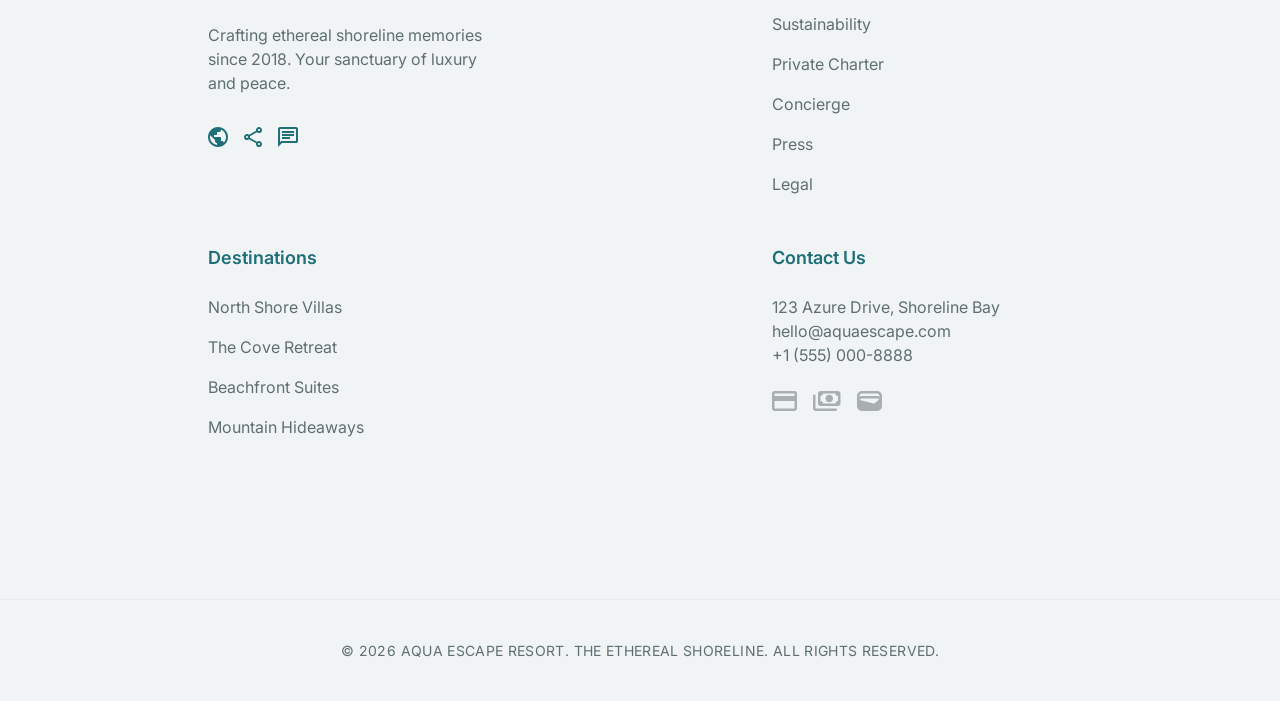
<file: booking_cart.html>
<!DOCTYPE html>
<html lang="en">
<head>
    <meta charset="UTF-8">
    <meta name="viewport" content="width=device-width, initial-scale=1.0">
    <title>Summer Nap - Booking Cart</title>
    <link rel="preconnect" href="https://fonts.googleapis.com" />
    <link rel="preconnect" href="https://fonts.gstatic.com" crossorigin />
    <link
      href="https://fonts.googleapis.com/css2?family=Inter:ital,opsz,wght@0,14..32,100..900;1,14..32,100..900&family=Plus+Jakarta+Sans:ital,wght@0,200..800;1,200..800&display=swap"
      rel="stylesheet"
    />
    <link href="./assets/css/output.css" rel="stylesheet" />
</head>
<body class="bg-Body">
    <!-- Header -->
    <header class="bg-Neutral/70 w-full shadow-md">
      <div
        class="container mx-auto flex items-center justify-between py-6 px-8"
      >
        <div data-menu-toggle class="lg:hidden cursor-pointer flex">
          <img
            src="./assets/img/header/menu.svg"
            alt="Menu"
          />
        </div>
        <!-- Left Side -->
        <h3
          class="text-Primary text-[24px] font-Primary font-semibold tracking-[1px] sm:tracking-[4.8px]"
        >
          <a href="./index.html">AQUA ESCAPE</a>
        </h3>

        <!-- Middle Side -->
        <ul class="space-x-4 hidden lg:flex xl:space-x-8">
          <li class="text-[16px] text-Text font-Secondary">
            <a href="./villas.html">Villas</a>
          </li>
          <li class="text-[16px] text-Text font-Secondary">
            <a href="#">Experiences</a>
          </li>
          <li class="text-[16px] text-Text font-Secondary">
            <a href="#">Dining</a>
          </li>
          <li class="text-[16px] text-Text font-Secondary">
            <a href="#">Gallery</a>
          </li>
        </ul>

        <!-- Right Side -->
        <div class="items-center space-x-6  hidden lg:flex">
          <ul class="space-x-4 flex">  
            <li>
              <a href="./booking_cart.html"
                ><img src="./assets/img/Login/cart.svg" alt="cart"
              /></a>
            </li>
            <li>
              <a href="./favorites.html"
                ><img src="./assets/img/header/heart.svg" alt="Favorites"
              /></a>
            </li>
          </ul>
          <a href="./booking_cart.html"
            class="text-white bg-Primary py-3 px-5 xl:px-8 text-[16px] font-Primary font-semibold 
            rounded-[30px] cursor-pointer hover:bg-teal-700 transition duration-300"
            >
            Book Now
          </a>     
          <button id="theme-toggle"
            class="text-white bg-Primary py-2 px-3 xl:px-2 text-[16px] font-Primary font-semibold 
            rounded-[30px] cursor-pointer hover:bg-teal-700 transition duration-300"
          >
          <div id="themeIcon" class="flex items-center justify-center w-6 h-6">
            <img src="./assets/img/header/dark.svg" alt="Moon" class="w-6 h-6 object-contain" />
          </div>
          </button>
        </div>
      </div>
      <div data-mobile-menu class="lg:hidden flex flex-col gap-4 text-Text text-2xl font-Secondary font-semibold px-14 py-6 z-10 backdrop-blur-lg hidden"> 
        <a href="./index.html">Home</a>
        <a href="./villas.html">Villas</a>
        <a href="#pools">Pools</a>
        <a href="#experiences">Experiences</a>
        <a href="#drinks">Drinks</a>
        <a href="#contact">Contact</a>
      </div>
    </header>

    <!-- Main Content -->
    <section class="mb-125">
        <div class="container mx-auto xl:px-8 px-5 mt-8">
            <!-- Title -->
            <div class="flex flex-col space-y-4">
                <span class="font-Primary font-semibold text-[11px] text-Primary tracking-[0.88px]">REVIEW YOUR STAY</span>
                <h2 class="font-Secondary font-extrabold text-Text sm:text-[56px] text-[34px]">Your Reservation</h2>
            </div>

            <!-- Reservation Details -->
             <div class="flex lg:flex-row flex-col justify-between mt-12 gap-8">
                <!-- left -->
                 <div class="flex flex-col lg:w-2/3 w-full">
                    <!-- Top -->
                    <div class="bg-Neutral p-8 rounded-[20px] shadow-sm flex sm:flex-row flex-col items-center gap-8">
                        <img src="./assets/img/cart/image.png" alt="Villa" class=" rounded-[20px] object-cover w-full">
                        <div class="flex flex-col w-full">
                            <div class="flex justify-between w-full">
                                <h2 class="font-Secondary font-bold text-[24px] text-Text">The Azure Sanctuary</h2>
                                <img src="./assets/img/cart/trash.svg" alt="trash" class="cursor-pointer">
                            </div>
                            <div class="flex items-center gap-1">
                                <img src="./assets/img/cart/location.svg" alt="location">
                                <span class="font-Primary text-Text">North Atoll, Maldives</span>
                            </div>
                            <div class="w-full mt-8 flex justify-between gap-4">
                              <div class="w-1/2 flex flex-col space-y-1 items-start">
                                <span class="font-Primary text-Text text-[11px] tracking-[0.88px]">CHECK-IN / OUT</span>
                                <span class="font-Primary font-medium text-Text">Oct 14 — Oct 21, 2024</span>
                              </div>
                              <div class="w-1/2 flex flex-col space-y-1 items-start">
                                <span class="font-Primary text-Text text-[11px] tracking-[0.88px]">GUESTS</span>
                                <span class="font-Primary font-medium text-Text">2 Adults, 1 Child</span>
                              </div>
                            </div>
                        </div>
                    </div>

                    <!-- Bottom -->
                    <div class="mt-12">
                      <h2 class="font-Secondary font-bold text-[20px] text-Text">Enhance your stay</h2>
                      <div class="w-full flex mt-6 gap-6 sm:flex-nowrap flex-wrap">
                        <div class="sm:w-1/3 w-full flex flex-col space-y-1 bg-[#FDDFA8]/30 p-6 rounded-[20px]">
                          <img src="./assets/img/cart/resturant.svg" alt="resturant" class="w-fit">
                          <span class="font-Primary font-semibold text-Text">Private Chef</span>
                          <span class="font-Primary text-Text text-[14px]">Personalized fine dining <br> experience</span>
                          <span class="font-Primary font-semibold text-Text text-[14px] mt-4">Add +$450 ></span>
                        </div>

                        <div class="sm:w-1/3 w-full flex flex-col space-y-1 bg-[#BEC8CA]/10 p-6 rounded-[20px]">
                          <img src="./assets/img/cart/flower.svg" alt="flower" class="w-fit">
                          <span class="font-Primary font-semibold text-Text">Shoreline Spa</span>
                          <span class="font-Primary text-Text text-[14px]">Full body revitalizing therapy</span>
                          <span class="font-Primary font-semibold text-Text text-[14px] mt-4">Add +$280 ></span>
                        </div>

                        <div class="sm:w-1/3 w-full flex flex-col space-y-1 bg-[#BEC8CA]/10 p-6 rounded-[20px]">
                          <img src="./assets/img/cart/boat.svg" alt="boat" class="w-fit">
                          <span class="font-Primary font-semibold text-Text">Sunset Charter</span>
                          <span class="font-Primary text-Text text-[14px]">2-hour private yacht cruise</span>
                          <span class="font-Primary font-semibold text-Text text-[14px] mt-4">Add +$890 ></span>
                        </div>
                      </div>
                    </div>
                 </div>

                <!-- right -->
                <div class="lg:w-1/3 w-full flex flex-col gap-8">
                  <div class="bg-Neutral flex flex-col bg-whtie rounded-[20px] shadow-md p-8">
                    <h2 class="font-Secondary font-bold text-[20px] text-Text w-full">Price Summary</h2>
                    <div class="mt-4 h-[0.5px] w-full bg-gray-200/50"></div>
                    <div class="mt-8 flex flex-col space-y-4 w-full">
                      <div class="flex justify-between items-center">
                        <span class="font-Primary text-Text">$1,250.00 x 7 nights</span>
                        <span class="font-Primary font-medium text-Text">$8,750.00</span>
                      </div>
                      <div class="flex justify-between items-center">
                        <span class="font-Primary text-Text">Service Fee</span>
                        <span class="font-Primary font-medium text-Text">$124.00</span>
                      </div>
                      <div class="flex justify-between items-center">
                        <span class="font-Primary text-Text">Occupancy Taxes</span>
                        <span class="font-Primary font-medium text-Text">$218.45</span>
                      </div>
                      <div class="flex justify-between items-center">
                        <span class="font-Primary text-Text">Resort Credits Applied</span>
                        <span class="font-Primary font-medium text-Primary">-$100.00</span>
                      </div>
                    </div>

                    <div class="w-full flex flex-col mt-6 pt-6 border-t-2 border-dashed border-gray-300/50 space-y-1">
                      <span class="font-Primary text-[11px] text-[#3F484A] tracking-[0.88px]">TOTAL AMOUNT</span>
                      <div class="w-full flex justify-between items-end">
                        <span class="font-Secondary font-extrabold text-[30px] text-Primary">$8,992.45</span>
                        <span class="font-Primary text-[12px] text-[#3F484A]">USD</span>
                      </div>
                    </div>
                    <a href="./checkout.html" class="w-full mt-10 text-center text-white bg-Tertiary py-5  text-[18px] font-Primary font-semibold 
                      rounded-[40px] cursor-pointer hover:bg-orange-500 transition duration-300">Proceed to Checkout</a>
                    <div class="w-full flex justify-center items-center mt-6">
                      <img src="./assets/img/cart/secure.svg" alt="secure" class="mr-2">
                      <span class="font-Primary text-[12px] text-[#3F484A]">Secure SSL Encryption</span>
                    </div>
                  </div>
                  <div class="bg-[#00565E]/5 flex flex-col bg-whtie rounded-[20px] shadow-md p-6">
                    <div class="flex items-center gap-4">
                      <img src="./assets/img/cart/support.svg" alt="support" class="w-fit">
                      <span class="font-Primary font-semibold text-Primary text-[14px]">Need assistance?</span>
                    </div>
                    <p class="ml-9 font-Primary text-[12px] text-Text">Our concierge is available 24/7 to help you tailor your
                        perfect shoreline escape.</p>
                  </div>
                </div>
              </div>

        </div>
    </section>

    <!-- Footer -->
    <footer class="mt-20 w-full bg-Button1">
      <div class="p-4 xl:p-20  pb-0 xl:mx-[10%] mx-[2%] flex items-start justify-between flex-wrap gap-12">
        <!-- Column 1 -->
         <div class="flex-col items-start w-75">
            <h2 class="font-semibold font-Primary text-Primary text-[20px] tracking-[2px] mb-8">AQUA ESCAPE</h2>
            <p class="text-Footer text-[16px]/6 font-Primary mb-8">Crafting ethereal shoreline memories <br>
              since 2018. Your sanctuary of luxury <br>
              and peace.</p>
            <div class="flex items-center">
              <img src="assets/img/footer/earth.svg" alt="earth" class="mr-4"/>
              <img src="assets/img/footer/social.svg" alt="social" class="mr-4"/>
              <img src="assets/img/footer/message.svg" alt="message"/>
            </div>
         </div>

          <!-- Column 2 -->
         <div class="flex-col items-start w-75">
            <h2 class="font-semibold font-Primary text-Primary text-[18px] mb-6">Resort</h2>
            <ul class="flex-col items-start text-Footer text-[16px]/6 font-Primary">
              <li class="mb-4">Sustainability</li>
              <li class="mb-4">Private Charter</li>
              <li class="mb-4">Concierge</li>
              <li class="mb-4">Press</li>
              <li>Legal</li>
            </ul>
         </div>

          <!-- Column 3 -->
         <div class="flex-col items-start w-75">
            <h2 class="font-semibold font-Primary text-Primary text-[18px] mb-6">Destinations</h2>
            <ul class="flex-col items-start text-Footer text-[16px]/6 font-Primary">
              <li class="mb-4">North Shore Villas</li>
              <li class="mb-4">The Cove Retreat</li>
              <li class="mb-4">Beachfront Suites</li>
              <li >Mountain Hideaways</li>
            </ul>
         </div>

          <!-- Column 4 -->
         <div class="flex-col items-start w-75">
            <h2 class="font-semibold font-Primary text-Primary text-[18px] mb-6">Contact Us</h2>
            <ul class="flex-col items-start text-Footer text-[16px]/6 font-Primary mb-6">
              <li>123 Azure Drive, Shoreline Bay</li>
              <li>hello@aquaescape.com</li>
              <li>+1 (555) 000-8888</li>
            </ul>
            <div class="flex items-center">
              <img src="assets/img/footer/visa.svg" alt="visa" class="mr-4"/>
              <img src="assets/img/footer/cash.svg" alt="cash" class="mr-4"/>
              <img src="assets/img/footer/wallet.svg" alt="wallet"/>
            </div>
         </div>
      </div>

      <!-- Copyright -->
      <div class="w-full mt-20 pb-10 flex items-end justify-center text-center border-t border-[#BEC8CA]/20">
        <p class="mt-10 text-[14px] text-Footer font-Primary tracking-[0.35px]">© 2026 AQUA ESCAPE RESORT. THE ETHEREAL SHORELINE. ALL RIGHTS RESERVED.</p>
      </div>
    </footer> 
    <script src="./main.js"></script>
</body>
</html>
</file>
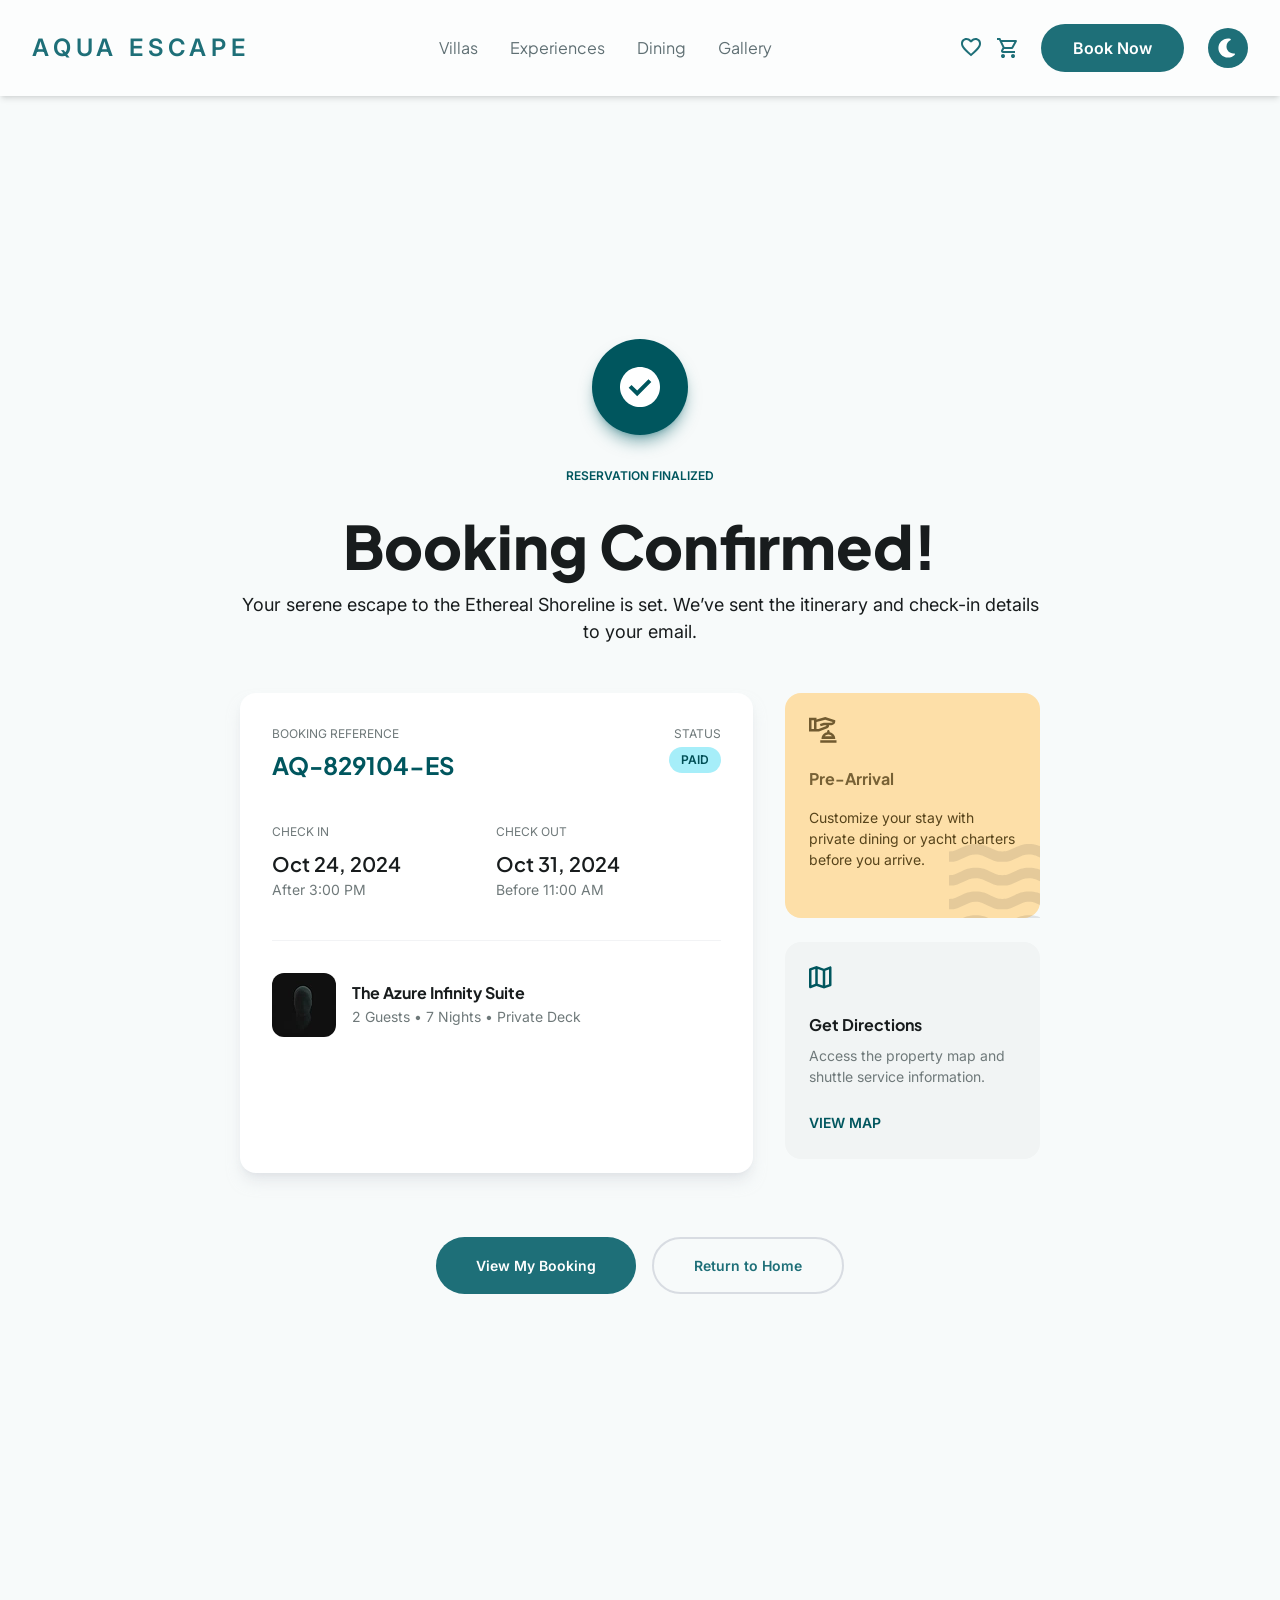
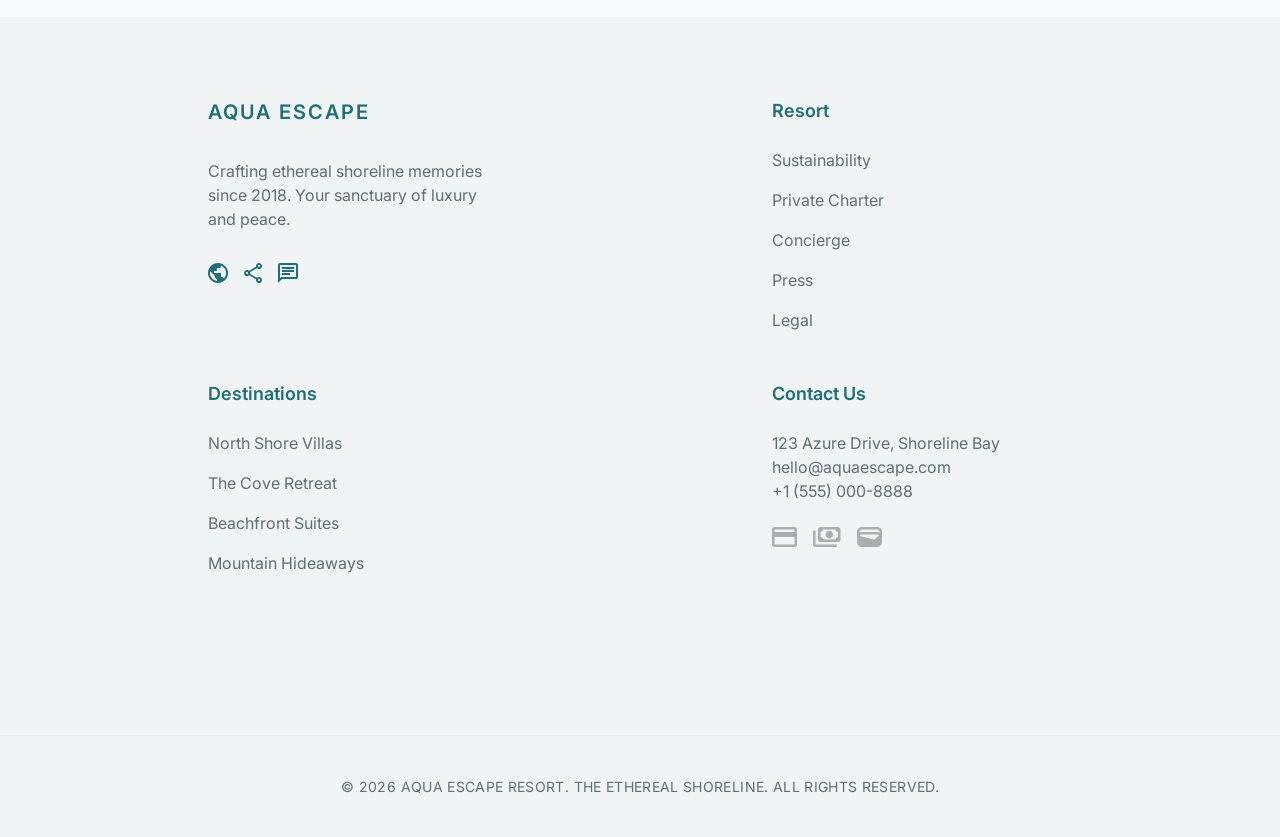
<file: booking_success.html>
<!DOCTYPE html>
<html lang="en">
<head>
    <meta charset="UTF-8">
    <meta name="viewport" content="width=device-width, initial-scale=1.0">
    <title>Summer Nap - Booking Success</title>
    <link rel="preconnect" href="https://fonts.googleapis.com" />
    <link rel="preconnect" href="https://fonts.gstatic.com" crossorigin />
    <link
      href="https://fonts.googleapis.com/css2?family=Inter:ital,opsz,wght@0,14..32,100..900;1,14..32,100..900&family=Plus+Jakarta+Sans:ital,wght@0,200..800;1,200..800&display=swap"
      rel="stylesheet"
    />
    <link href="./assets/css/output.css" rel="stylesheet" />
</head>
<body class="bg-Body">
    <!-- Header -->
    <header class="bg-Neutral/70 w-full shadow-md">
      <div
        class="container mx-auto flex items-center justify-between py-6 px-8"
      >
        <div data-menu-toggle class="lg:hidden cursor-pointer flex">
          <img
            src="./assets/img/header/menu.svg"
            alt="Menu"
          />
        </div>
        <!-- Left Side -->
        <h3
          class="text-Primary text-[24px] font-Primary font-semibold tracking-[1px] sm:tracking-[4.8px]"
        >
          <a href="./index.html">AQUA ESCAPE</a>
        </h3>

        <!-- Middle Side -->
        <ul class="space-x-4 hidden lg:flex xl:space-x-8">
          <li class="text-[16px] text-Footer font-Secondary">
            <a href="./villas.html">Villas</a>
          </li>
          <li class="text-[16px] text-Footer font-Secondary">
            <a href="#">Experiences</a>
          </li>
          <li class="text-[16px] text-Footer font-Secondary">
            <a href="#">Dining</a>
          </li>
          <li class="text-[16px] text-Footer font-Secondary">
            <a href="#">Gallery</a>
          </li>
        </ul>

        <!-- Right Side -->
        <div class="items-center space-x-6  hidden lg:flex">
          <ul class="space-x-4 flex">
            <li>
              <a href="./favorites.html"
                ><img src="./assets/img/header/heart.svg" alt="Favorites"
              /></a>
            </li>   
            <li>
              <a href="./booking_cart.html"
                ><img src="./assets/img/Login/cart.svg" alt="cart"
              /></a>
            </li>     
          </ul>    
          <a href="./booking_cart.html"
            class="text-white bg-Primary py-3 px-5 xl:px-8 text-[16px] font-Primary font-semibold 
            rounded-[30px] cursor-pointer hover:bg-teal-700 transition duration-300"
            >
            Book Now
          </a>
          <button id="theme-toggle"
            class="text-white bg-Primary py-2 px-3 xl:px-2 text-[16px] font-Primary font-semibold 
            rounded-[30px] cursor-pointer hover:bg-teal-700 transition duration-300"
          >
          <div id="themeIcon" class="flex items-center justify-center w-6 h-6">
            <img src="./assets/img/header/dark.svg" alt="Moon" class="w-6 h-6 object-contain" />
          </div>
          </button>
        </div>
      </div>
      <div data-mobile-menu class="lg:hidden flex flex-col gap-4 text-Text text-2xl font-Secondary font-semibold px-14 py-6 z-10 backdrop-blur-lg hidden"> 
        <a href="./index.html">Home</a>
        <a href="./villas.html">Villas</a>
        <a href="#pools">Pools</a>
        <a href="#experiences">Experiences</a>
        <a href="#drinks">Drinks</a>
        <a href="#contact">Contact</a>
      </div>
    </header>

    <!-- Main Content -->
    <section>
        <div class="container mx-auto px-8 flex justify-center">
            <div class="w-200 flex flex-col justify-center items-center my-60.75">
                <div class="w-fit p-7 bg-[#00565E] rounded-full shadow-lg shadow-Primary/50 mb-8">
                    <img src="./assets/img/success/tick.svg" alt="Success">
                </div>
                <span class="font-Primary font-semibold text-[12px] text-[#00565E] mb-4">RESERVATION FINALIZED</span>
                <h1 class="font-Secondary font-extrabold md:text-[60px] text-[25px] text-Text">Booking Confirmed!</h1>
                <p class="font-Primary text-Text sm:text-[18px] text-[14px] text-center mb-12">
                    Your serene escape to the Ethereal Shoreline is set. We’ve 
                    sent the itinerary and check-in details to your email.
                </p>
                <div class="w-full flex md:flex-row flex-col items-start gap-8">
                    <!-- Left -->
                    <div class="md:w-2/3 w-full flex flex-col bg-white rounded-2xl sm:p-8 p-4 shadow-lg shadow-gray-300/50">
                        <div class="w-full mb-10">
                            <div class="flex justify-between">
                                <span class="font-Primary text-[12px] text-[#6F797A] tracaking-[1.2px]">BOOKING REFERENCE</span>
                                <span class="font-Primary text-[12px] text-[#6F797A] tracaking-[1.2px]">STATUS</span>
                            </div>
                            <div class="flex justify-between items-start mt-1">
                                <span class="font-Secondary font-bold text-[24px] text-[#00565E]">AQ-829104-ES</span>
                                <span class="font-Primary font-semibold text-[12px] text-[#004F56] bg-[#A6EEF9] rounded-[30px] py-1 px-3">PAID</span>
                            </div>
                        </div>
                        <div class="flex justify-between items-center">
                            <div class="flex flex-col sm:w-1/2">
                                <span class="font-Primary text-[12px] text-[#6F797A] tracaking-[1.2px] mb-2">CHECK IN</span>
                                <span class="font-Secondary font-semibold text-[20px] text-[#181C1D]">Oct 24, 2024</span>
                                <span class="font-Primary text-[14px] text-[#6F797A]">After 3:00 PM</span>
                            </div>
                            <div class="flex flex-col sm:w-1/2">
                                <span class="font-Primary text-[12px] text-[#6F797A] tracaking-[1.2px] mb-2">CHECK OUT</span>
                                <span class="font-Secondary font-semibold text-[20px] text-[#181C1D]">Oct 31, 2024</span>
                                <span class="font-Primary text-[14px] text-[#6F797A]">Before 11:00 AM</span>
                            </div>
                        </div>
                        <div class="h-[0.5px] w-full bg-gray-200/50 mt-10"></div>
                        <div class="flex items-center gap-4 mt-8 mb-26">
                            <img src="./assets/img/success/The Azure Suite.png" alt="Villa" class="rounded-xl">
                            <div>
                                <h2 class="font-Secondary font-bold text-[16px] text-[#181C1D]">The Azure Infinity Suite</h2>
                                <span class="font-Primary text-[14px] text-[#6F797A]">2 Guests • 7 Nights • Private Deck</span>
                            </div>
                        </div>
                    </div>

                    <!-- Right -->
                     <div class="md:w-1/3 w-full flex flex-col gap-6">
                        <div class="items-start bg-[#FDDFA8] rounded-2xl p-6 relative">
                            <img src="./assets/img/success/hand.svg" alt="hand" class="mb-6">
                            <h2 class="font-Secondary font-bold text-[#776135] mb-4">Pre-Arrival</h2>
                            <p class="font-Primary text-[#57441B] text-[14px] mb-6">
                                Customize your stay with private
                                dining or yacht charters before
                                you arrive.</p>
                            <img src="./assets/img/success/waves.svg" alt="waves" class="absolute right-0 bottom-0">
                        </div>
                        <div class="items-start bg-[#F1F4F4] rounded-2xl p-6 relative">
                            <img src="./assets/img/success/map.svg" alt="map" class="mb-6">
                            <h2 class="font-Secondary font-bold text-[#181C1D] mb-2">Get Directions</h2>
                            <p class="font-Primary text-[#6F797A] text-[14px] mb-6">
                                Access the property map and
                                shuttle service information.
                            </p>
                            <span class="font-Primary font-semibold text-[14px] text-[#00565E] cursor-pointer">VIEW MAP</span>
                        </div>  
                    </div>
                </div>
                <!-- Buttons -->
                    <div class="flex gap-4 mt-12">
                        <button
                            class="text-white bg-Primary py-4 px-10 mt-4 text-[14px] font-Primary font-semibold 
                            rounded-[30px] cursor-pointer hover:bg-teal-700 transition duration-300"
                            >
                            View My Booking
                        </button>
                        <button
                            class="text-Primary bg-transparent border-2 border-gray-300/80 py-4 px-10 mt-4 text-[14px] font-Primary font-semibold 
                            rounded-[30px] cursor-pointer hover:bg-Primary hover:text-white transition duration-300"
                            >
                            Return to Home
                        </button>
                    </div>
            </div>
        </div>
    </section>

    <!-- Footer -->
    <footer class="mt-20 w-full bg-Button1">
      <div class="p-4 xl:p-20  pb-0 xl:mx-[10%] mx-[2%] flex items-start justify-between flex-wrap gap-12">
        <!-- Column 1 -->
         <div class="flex-col items-start w-75">
            <h2 class="font-semibold font-Primary text-Primary text-[20px] tracking-[2px] mb-8">AQUA ESCAPE</h2>
            <p class="text-Footer text-[16px]/6 font-Primary mb-8">Crafting ethereal shoreline memories <br>
              since 2018. Your sanctuary of luxury <br>
              and peace.</p>
            <div class="flex items-center">
              <img src="assets/img/footer/earth.svg" alt="earth" class="mr-4"/>
              <img src="assets/img/footer/social.svg" alt="social" class="mr-4"/>
              <img src="assets/img/footer/message.svg" alt="message"/>
            </div>
         </div>

          <!-- Column 2 -->
         <div class="flex-col items-start w-75">
            <h2 class="font-semibold font-Primary text-Primary text-[18px] mb-6">Resort</h2>
            <ul class="flex-col items-start text-Footer text-[16px]/6 font-Primary">
              <li class="mb-4">Sustainability</li>
              <li class="mb-4">Private Charter</li>
              <li class="mb-4">Concierge</li>
              <li class="mb-4">Press</li>
              <li>Legal</li>
            </ul>
         </div>

          <!-- Column 3 -->
         <div class="flex-col items-start w-75">
            <h2 class="font-semibold font-Primary text-Primary text-[18px] mb-6">Destinations</h2>
            <ul class="flex-col items-start text-Footer text-[16px]/6 font-Primary">
              <li class="mb-4">North Shore Villas</li>
              <li class="mb-4">The Cove Retreat</li>
              <li class="mb-4">Beachfront Suites</li>
              <li >Mountain Hideaways</li>
            </ul>
         </div>

          <!-- Column 4 -->
         <div class="flex-col items-start w-75">
            <h2 class="font-semibold font-Primary text-Primary text-[18px] mb-6">Contact Us</h2>
            <ul class="flex-col items-start text-Footer text-[16px]/6 font-Primary mb-6">
              <li>123 Azure Drive, Shoreline Bay</li>
              <li>hello@aquaescape.com</li>
              <li>+1 (555) 000-8888</li>
            </ul>
            <div class="flex items-center">
              <img src="assets/img/footer/visa.svg" alt="visa" class="mr-4"/>
              <img src="assets/img/footer/cash.svg" alt="cash" class="mr-4"/>
              <img src="assets/img/footer/wallet.svg" alt="wallet"/>
            </div>
         </div>
      </div>

      <!-- Copyright -->
      <div class="w-full mt-20 pb-10 flex items-end justify-center text-center border-t border-[#BEC8CA]/20">
        <p class="mt-10 text-[14px] text-Footer font-Primary tracking-[0.35px]">© 2026 AQUA ESCAPE RESORT. THE ETHEREAL SHORELINE. ALL RIGHTS RESERVED.</p>
      </div>
    </footer> 
    <script src="./main.js"></script>
</body>
    
</body>
</html>
</file>
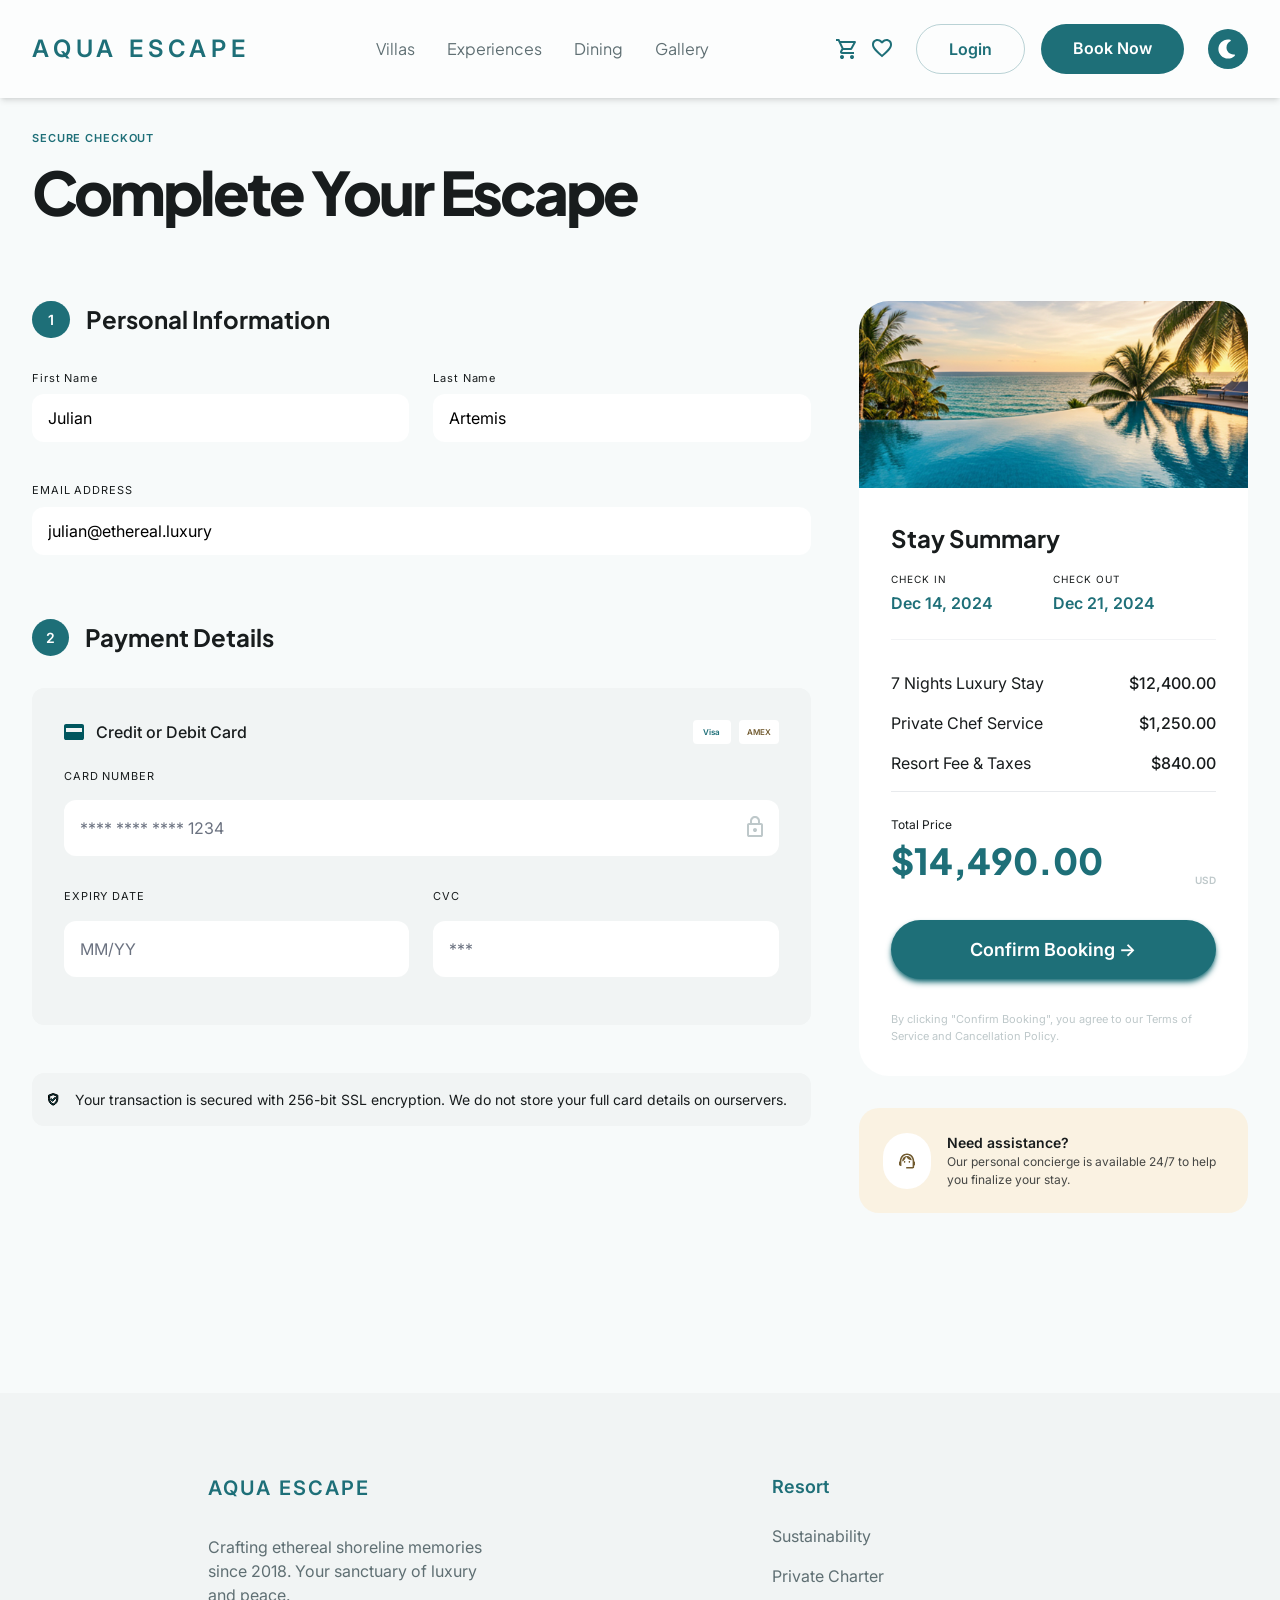
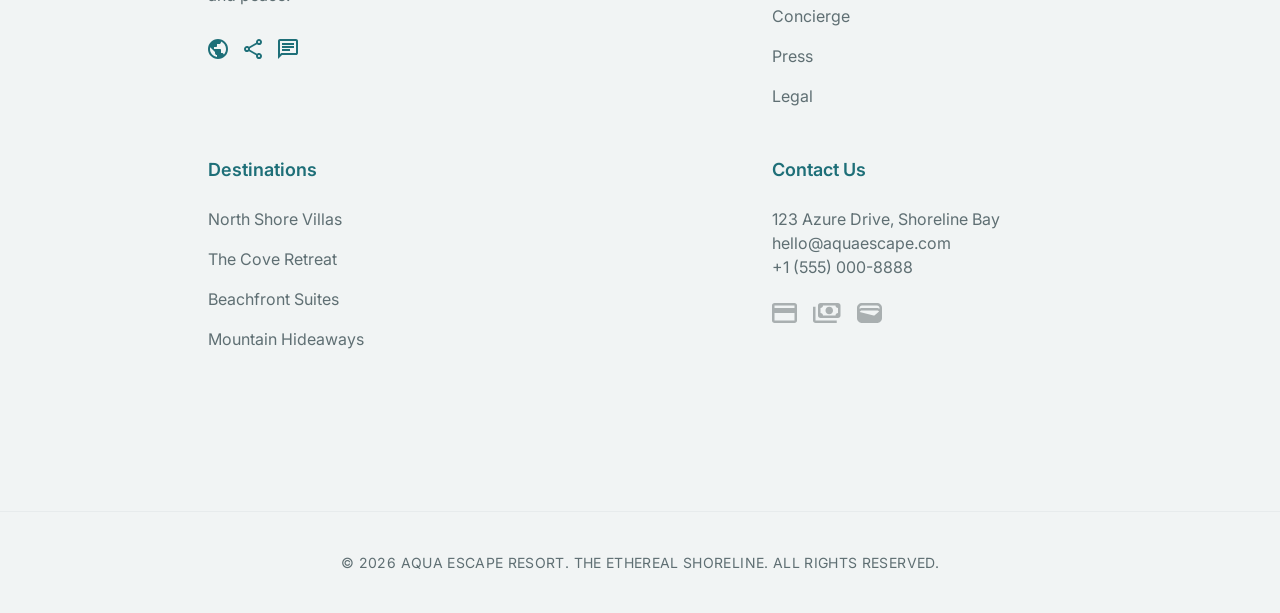
<file: checkout.html>
<!DOCTYPE html>
<html lang="en">
<head>
    <meta charset="UTF-8">
    <meta name="viewport" content="width=device-width, initial-scale=1.0">
    <title>Summer Nap - Checkout Page</title>
    <link rel="preconnect" href="https://fonts.googleapis.com" />
    <link rel="preconnect" href="https://fonts.gstatic.com" crossorigin />
    <link
      href="https://fonts.googleapis.com/css2?family=Inter:ital,opsz,wght@0,14..32,100..900;1,14..32,100..900&family=Plus+Jakarta+Sans:ital,wght@0,200..800;1,200..800&display=swap"
      rel="stylesheet"
    />
    <link href="./assets/css/output.css" rel="stylesheet" />
</head>
<body class="bg-Body">
    <!-- Header -->
    <header class="bg-Neutral/70 w-full shadow-md">
      <div
        class="container mx-auto flex items-center justify-between py-6 px-8"
      >
        <div data-menu-toggle class="lg:hidden cursor-pointer flex">
          <img
            src="./assets/img/header/menu.svg"
            alt="Menu"
          />
        </div>
        <!-- Left Side -->
        <h3
          class="text-Primary text-[24px] font-Primary font-semibold tracking-[1px] sm:tracking-[4.8px]"
        >
          <a href="./index.html">AQUA ESCAPE</a>
        </h3>

        <!-- Middle Side -->
        <ul class="space-x-4 hidden lg:flex xl:space-x-8">
          <li class="text-[16px] text-Footer font-Secondary">
            <a href="./villas.html">Villas</a>
          </li>
          <li class="text-[16px] text-Footer font-Secondary">
            <a href="#">Experiences</a>
          </li>
          <li class="text-[16px] text-Footer font-Secondary">
            <a href="#">Dining</a>
          </li>
          <li class="text-[16px] text-Footer font-Secondary">
            <a href="#">Gallery</a>
          </li>
        </ul>

        <!-- Right Side -->
        <div class="items-center space-x-6  hidden lg:flex">
          <ul class="space-x-4 flex">
            <li>
              <a href="./booking_cart.html"
                ><img src="./assets/img/Login/cart.svg" alt="cart"
              /></a>
            </li>
            <li>
              <a href="./favorites.html"
                ><img src="./assets/img/header/heart.svg" alt="Favorites"
              /></a>
            </li>   
          </ul>
          <div class="flex gap-4">
            <a href="./login.html"
              class="text-Primary border border-Primary/30 py-3 px-5 xl:px-8 text-[16px] font-Primary font-semibold 
              rounded-[30px] cursor-pointer hover:bg-Primary hover:text-white transition duration-300"
              >
              Login
            </a>
            <a href="./booking_cart.html"
              class="text-white bg-Primary py-3 px-5 xl:px-8 text-[16px] font-Primary font-semibold 
              rounded-[30px] cursor-pointer hover:bg-teal-700 transition duration-300"
              >
              Book Now
            </a>
          </div>
          <button id="theme-toggle"
            class="text-white bg-Primary py-2 px-3 xl:px-2 text-[16px] font-Primary font-semibold 
            rounded-[30px] cursor-pointer hover:bg-teal-700 transition duration-300"
          >
          <div id="themeIcon" class="flex items-center justify-center w-6 h-6">
            <img src="./assets/img/header/dark.svg" alt="Moon" class="w-6 h-6 object-contain" />
          </div>
          </button>
        </div>
      </div>
      <div data-mobile-menu class="lg:hidden flex flex-col gap-4 text-Text text-2xl font-Secondary font-semibold px-14 py-6 z-10 backdrop-blur-lg hidden"> 
        <a href="./index.html">Home</a>
        <a href="./villas.html">Villas</a>
        <a href="#pools">Pools</a>
        <a href="#experiences">Experiences</a>
        <a href="#drinks">Drinks</a>
        <a href="#contact">Contact</a>
      </div>
    </header>

    <!-- Main Content -->
    <section>
      <div class="container mx-auto sm:px-8 px-4 mt-8">
        <!-- Title -->
        <div class="flex flex-col">
            <span class="font-Primary font-semibold text-[11px] text-Primary tracking-[0.88px]">SECURE CHECKOUT</span>
            <h2 class="font-Secondary font-extrabold text-Text sm:text-[60px] text-[34px] tracking-[-3px]">Complete Your Escape</h2>
        </div>

        <!-- Checkout Form -->
        <div class="flex items-start lg:flex-row flex-col xl:gap-12 gap-8 mt-16">
          <!-- Left Side -->
          <div class="flex flex-col justify-center lg:w-2/3 w-full">
            <!-- Number 1 -->
            <div class="flex flex-col">
              <!-- Title -->
              <div class="space-x-4 flex items-center mb-8">
                <span class="rounded-4xl px-4 py-2 bg-Primary font-Primary font-semibold text-[14px] text-white">1</span>
                <span class="font-Secondary font-bold text-[24px] text-Text">Personal Information</span>
              </div>
              <!-- Details -->
              <div class="flex justify-center items-center gap-6">
                <div class="w-1/2">
                  <div class="font-Primary text-[11px] text-Text tracking-[0.88px] w-full mb-2">First Name</div>
                  <input type="text" placeholder="Julian" class="mb-4 py-3 px-4 bg-white w-full
                  rounded-xl border border-none focus:outline-none focus:ring-2 focus:ring-Primary font-Primary">
                </div>
                <div class="w-1/2">
                  <div class="font-Primary text-[11px] text-Text tracking-[0.88px] w-full mb-2">Last Name</div>
                  <input type="text" placeholder="Artemis" class="mb-4 py-3 px-4 bg-white w-full
                  rounded-xl border border-none focus:outline-none focus:ring-2 focus:ring-Primary font-Primary">
                </div>
              </div>
              <div class="w-full mt-6">
                <div class="font-Primary text-[11px] text-Text tracking-[0.88px] w-full mb-2">EMAIL ADDRESS</div>
                  <input type="email" placeholder="julian@ethereal.luxury" class="mb-4 py-3 px-4 bg-white w-full
                  rounded-xl border border-none focus:outline-none focus:ring-2 focus:ring-Primary font-Primary">
                </div>
            </div>

            <!-- Number 2 -->
             <div class= "flex flex-col mt-12">
                <!-- Title -->
                <div class="space-x-4 flex items-center mb-8">
                  <span class="rounded-4xl px-3.5 py-2 bg-Primary font-Primary font-semibold text-[14px] text-white">2</span>
                  <span class="font-Secondary font-bold text-[24px] text-Text">Payment Details</span>
                </div>
                <!-- Details -->
                 <div class="flex flex-col p-8 bg-Button1 rounded-xl mb-12">
                  <div class="flex justify-between items-center w-full">
                    <div class="flex items-center">
                      <img src="./assets/img/checkout/card.svg" alt="Visa" class="mr-3">
                      <span class="font-Primary font-medium text-Text">Credit or Debit Card</span>
                    </div>
                    <div class="flex items-center gap-2">
                      <span class="font-Primary font-semibold text-[8px] text-Primary bg-white py-1.5 px-[10.5px] rounded-sm">Visa</span>
                      <span class="font-Primary font-semibold text-[8px] text-[#715B30] bg-white py-1.5 px-2 rounded-sm">AMEX</span>
                    </div>
                  </div>
                  <div class="flex flex-col mt-6 w-full">
                    <div class="relative">
                      <div class="font-Primary text-[11px] text-Text tracking-[0.88px] mb-2">CARD NUMBER</div>
                      <input type="text" placeholder="**** **** **** 1234" class="mb-4 mt-2 py-4 px-4
                             bg-white w-full rounded-xl font-Primary text-[#6B7280]">
                      <img src="./assets/img/checkout/lock.svg" alt="Info" class="absolute right-4 top-12">
                    </div>
                    <div class="w-full mt-4 gap-6 flex items-center">
                      <div class="w-1/2">
                        <div class="font-Primary text-[11px] text-Text tracking-[0.88px] mb-2">EXPIRY DATE</div>
                        <input type="text" placeholder="MM/YY" class="mb-4 mt-2 py-4 px-4
                             bg-white rounded-xl font-Primary text-[#6B7280] w-full">
                      </div>
                      <div class="w-1/2">
                        <div class="font-Primary text-[11px] text-Text tracking-[0.88px] mb-2">CVC</div>
                        <input type="text" placeholder="***" class="mb-4 mt-2 py-4 px-4
                             bg-white rounded-xl font-Primary text-[#6B7280] w-full">
                      </div>
                    </div>
                  </div>

                 </div>
                 <!-- Protection -->
                  <div class="flex items-center p-4 bg-Button1 rounded-xl mb-12">
                    <img src="./assets/img/checkout/secure.svg" alt="Protection" class="mr-4">
                    <p class="font-Primary text-[14px] text-Text">
                      Your transaction is secured with 256-bit SSL encryption. We do not store your full card details on ourservers.</p>
                  </div>
             </div>
          </div>

          <!-- Right Side -->
          <div class="lg:w-1/3 w-full">
            <div class="w-full bg-Neutral rounded-[30px] flex flex-col mb-8">
              <img src="./assets/img/checkout/image.png" alt="Image" class="rounded-t-[30px]">
              <div class="flex flex-col xl:p-8 lg:p-5 p-8">
                <h2 class="font-Secondary font-bold text-[24px] text-Text mb-4">Stay Summary</h2>
                <div class="w-full flex justify-between">
                  <div class="flex flex-col space-y-1 w-1/2">
                    <span class="font-Primary text-[10px] text-Text tracking-[1px]">CHECK IN</span>
                    <span class="font-Primary font-semibold text-Primary">Dec 14, 2024</span>
                  </div>
                  <div class="flex flex-col space-y-1 w-1/2">
                    <span class="font-Primary text-[10px] text-Text tracking-[1px]">CHECK OUT</span>
                    <span class="font-Primary font-semibold text-Primary">Dec 21, 2024</span>
                  </div>
                </div>
                <div class="h-[0.5px] w-full bg-gray-200/50 mt-6 mb-8"></div>
                <div class="flex flex-col space-y-4 w-full border-b border-gray-300/50 pb-4">
                  <div class="flex justify-between items-center font-Primary text-Text">
                    <span>7 Nights Luxury Stay</span>
                    <span class="font-medium">$12,400.00</span>
                  </div>
                  <div class="flex justify-between items-center font-Primary text-Text">
                    <span>Private Chef Service</span>
                    <span class="font-medium">$1,250.00</span>
                  </div>
                  <div class="flex justify-between items-center font-Primary text-Text">
                    <span>Resort Fee & Taxes</span>
                    <span class="font-medium">$840.00</span>
                  </div>
                </div>
                <div class="flex flex-col w-full mt-6">
                  <span class="font-Primary text-[12px] text-Text">Total Price</span>
                  <div class="w-full flex justify-between items-end"> 
                    <span class="font-Secondary font-extrabold text-[36px] text-Primary">$14,490.00</span>
                    <span class="font-Primary font-semibold text-[10px] text-[#BEC8CA]">USD</span>
                  </div>
                </div>
                <a href="./booking_success.html" class="text-white bg-Primary py-4 w-full xl:px-8 text-[18px] font-Primary font-semibold 
                rounded-[30px] cursor-pointer hover:bg-teal-700 text-center mt-8 transition duration-300 shadow-md shadow-Primary">Confirm Booking -></a>
                <p class="w-full font-Primary text-[11px] text-[#BEC8CA] mt-8">
                  By clicking "Confirm Booking", you agree to our Terms of Service and Cancellation Policy. 
                </p>
              </div>
            </div>
            <div class="w-full bg-[#FDDFA8]/30 rounded-[20px] flex items-center mb-25 p-6">
              <div class="rounded-full bg-white p-4 mr-4 ">
                <img src="./assets/img/checkout/support.svg" alt="Support" class="w-6 h-6 rounded-[30px]">
              </div>
              <div class="flex flex-col">
                <span class="font-Primary font-semibold text-[14px] text-Text">Need assistance?</span>
                <p class="font-Primary text-[12px] text-Text/80">Our personal concierge is available 24/7 to help you finalize your stay.</p>
              </div>
              </div>
            </div>
        </div>
      </div>
    </section>

    <!-- Footer -->
    <footer class="mt-20 w-full bg-Button1">
      <div class="p-4 xl:p-20  pb-0 xl:mx-[10%] mx-[2%] flex items-start justify-between flex-wrap gap-12">
        <!-- Column 1 -->
         <div class="flex-col items-start w-75">
            <h2 class="font-semibold font-Primary text-Primary text-[20px] tracking-[2px] mb-8">AQUA ESCAPE</h2>
            <p class="text-Footer text-[16px]/6 font-Primary mb-8">Crafting ethereal shoreline memories <br>
              since 2018. Your sanctuary of luxury <br>
              and peace.</p>
            <div class="flex items-center">
              <img src="assets/img/footer/earth.svg" alt="earth" class="mr-4"/>
              <img src="assets/img/footer/social.svg" alt="social" class="mr-4"/>
              <img src="assets/img/footer/message.svg" alt="message"/>
            </div>
         </div>

          <!-- Column 2 -->
         <div class="flex-col items-start w-75">
            <h2 class="font-semibold font-Primary text-Primary text-[18px] mb-6">Resort</h2>
            <ul class="flex-col items-start text-Footer text-[16px]/6 font-Primary">
              <li class="mb-4">Sustainability</li>
              <li class="mb-4">Private Charter</li>
              <li class="mb-4">Concierge</li>
              <li class="mb-4">Press</li>
              <li>Legal</li>
            </ul>
         </div>

          <!-- Column 3 -->
         <div class="flex-col items-start w-75">
            <h2 class="font-semibold font-Primary text-Primary text-[18px] mb-6">Destinations</h2>
            <ul class="flex-col items-start text-Footer text-[16px]/6 font-Primary">
              <li class="mb-4">North Shore Villas</li>
              <li class="mb-4">The Cove Retreat</li>
              <li class="mb-4">Beachfront Suites</li>
              <li >Mountain Hideaways</li>
            </ul>
         </div>

          <!-- Column 4 -->
         <div class="flex-col items-start w-75">
            <h2 class="font-semibold font-Primary text-Primary text-[18px] mb-6">Contact Us</h2>
            <ul class="flex-col items-start text-Footer text-[16px]/6 font-Primary mb-6">
              <li>123 Azure Drive, Shoreline Bay</li>
              <li>hello@aquaescape.com</li>
              <li>+1 (555) 000-8888</li>
            </ul>
            <div class="flex items-center">
              <img src="assets/img/footer/visa.svg" alt="visa" class="mr-4"/>
              <img src="assets/img/footer/cash.svg" alt="cash" class="mr-4"/>
              <img src="assets/img/footer/wallet.svg" alt="wallet"/>
            </div>
         </div>
      </div>

      <!-- Copyright -->
      <div class="w-full mt-20 pb-10 flex items-end justify-center text-center border-t border-[#BEC8CA]/20">
        <p class="mt-10 text-[14px] text-Footer font-Primary tracking-[0.35px]">© 2026 AQUA ESCAPE RESORT. THE ETHEREAL SHORELINE. ALL RIGHTS RESERVED.</p>
      </div>
    </footer> 
    <script src="./main.js"></script>
</body>
</html>
</file>
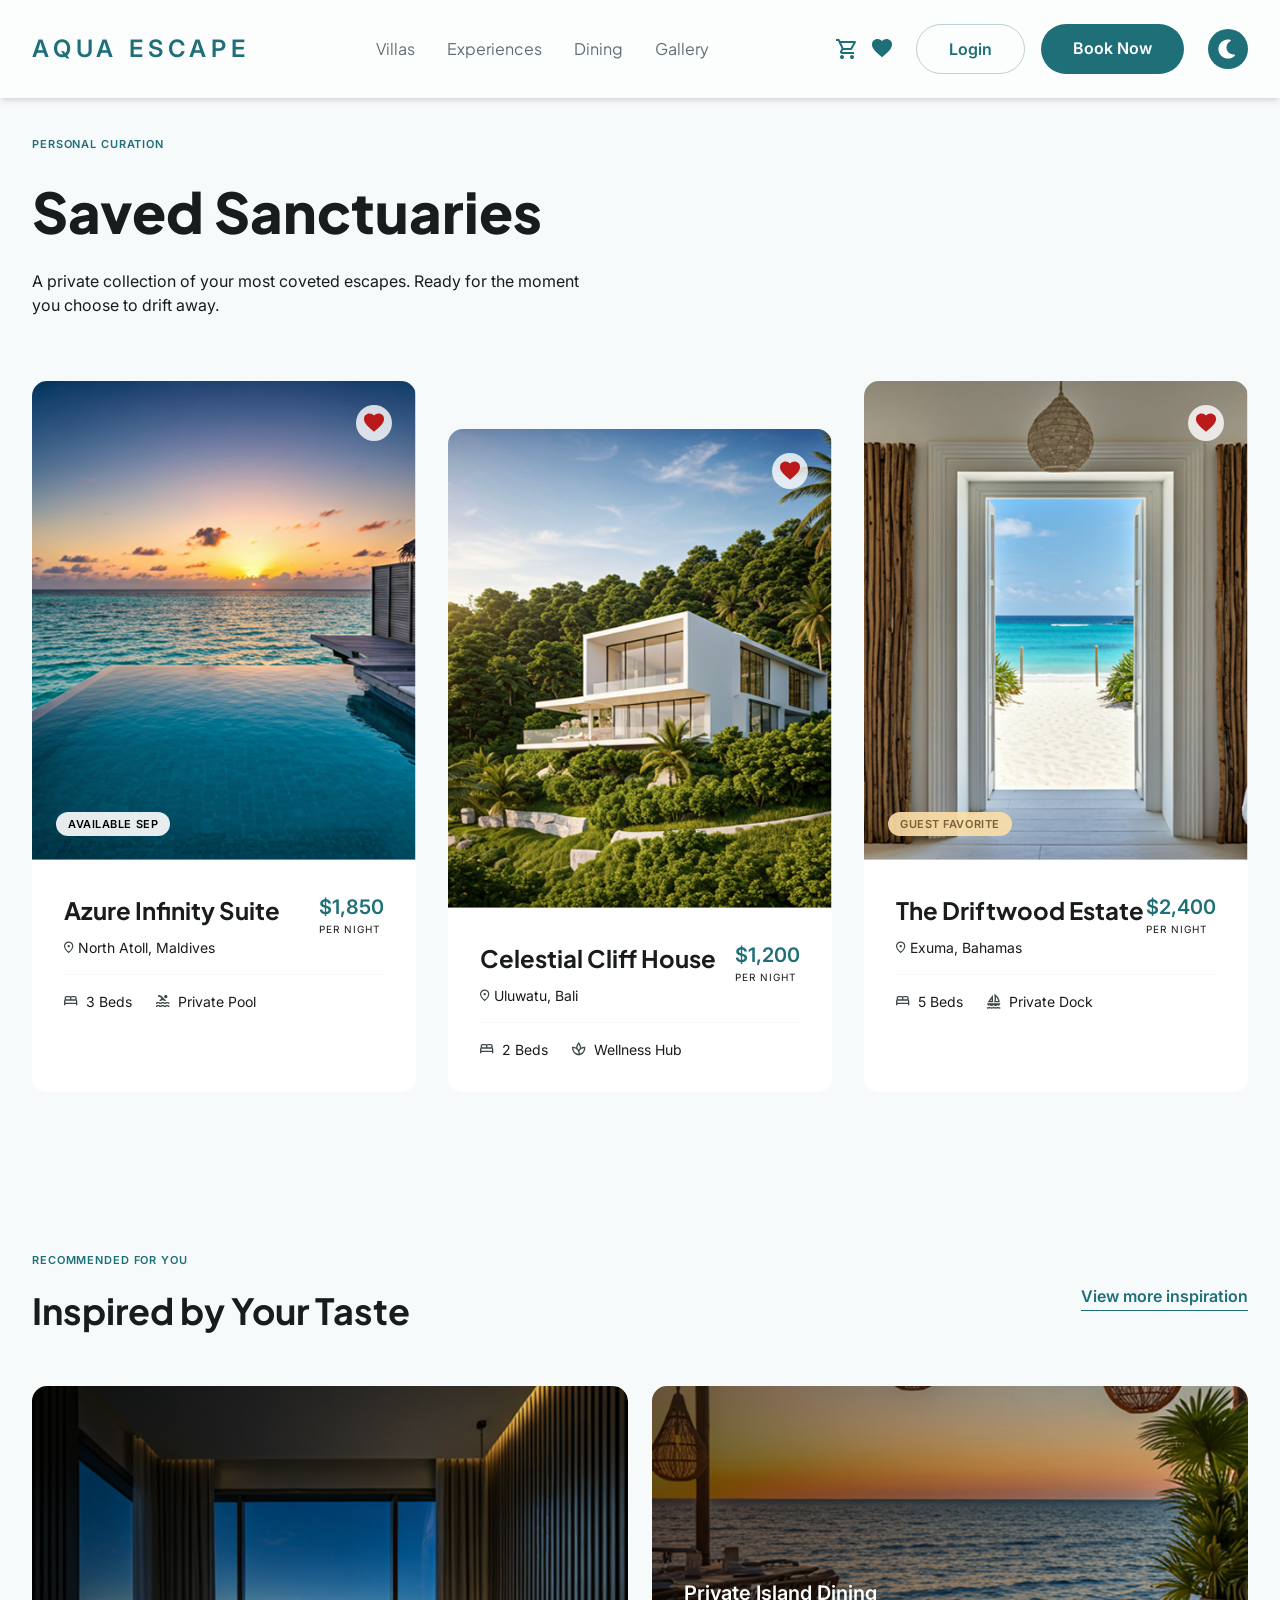
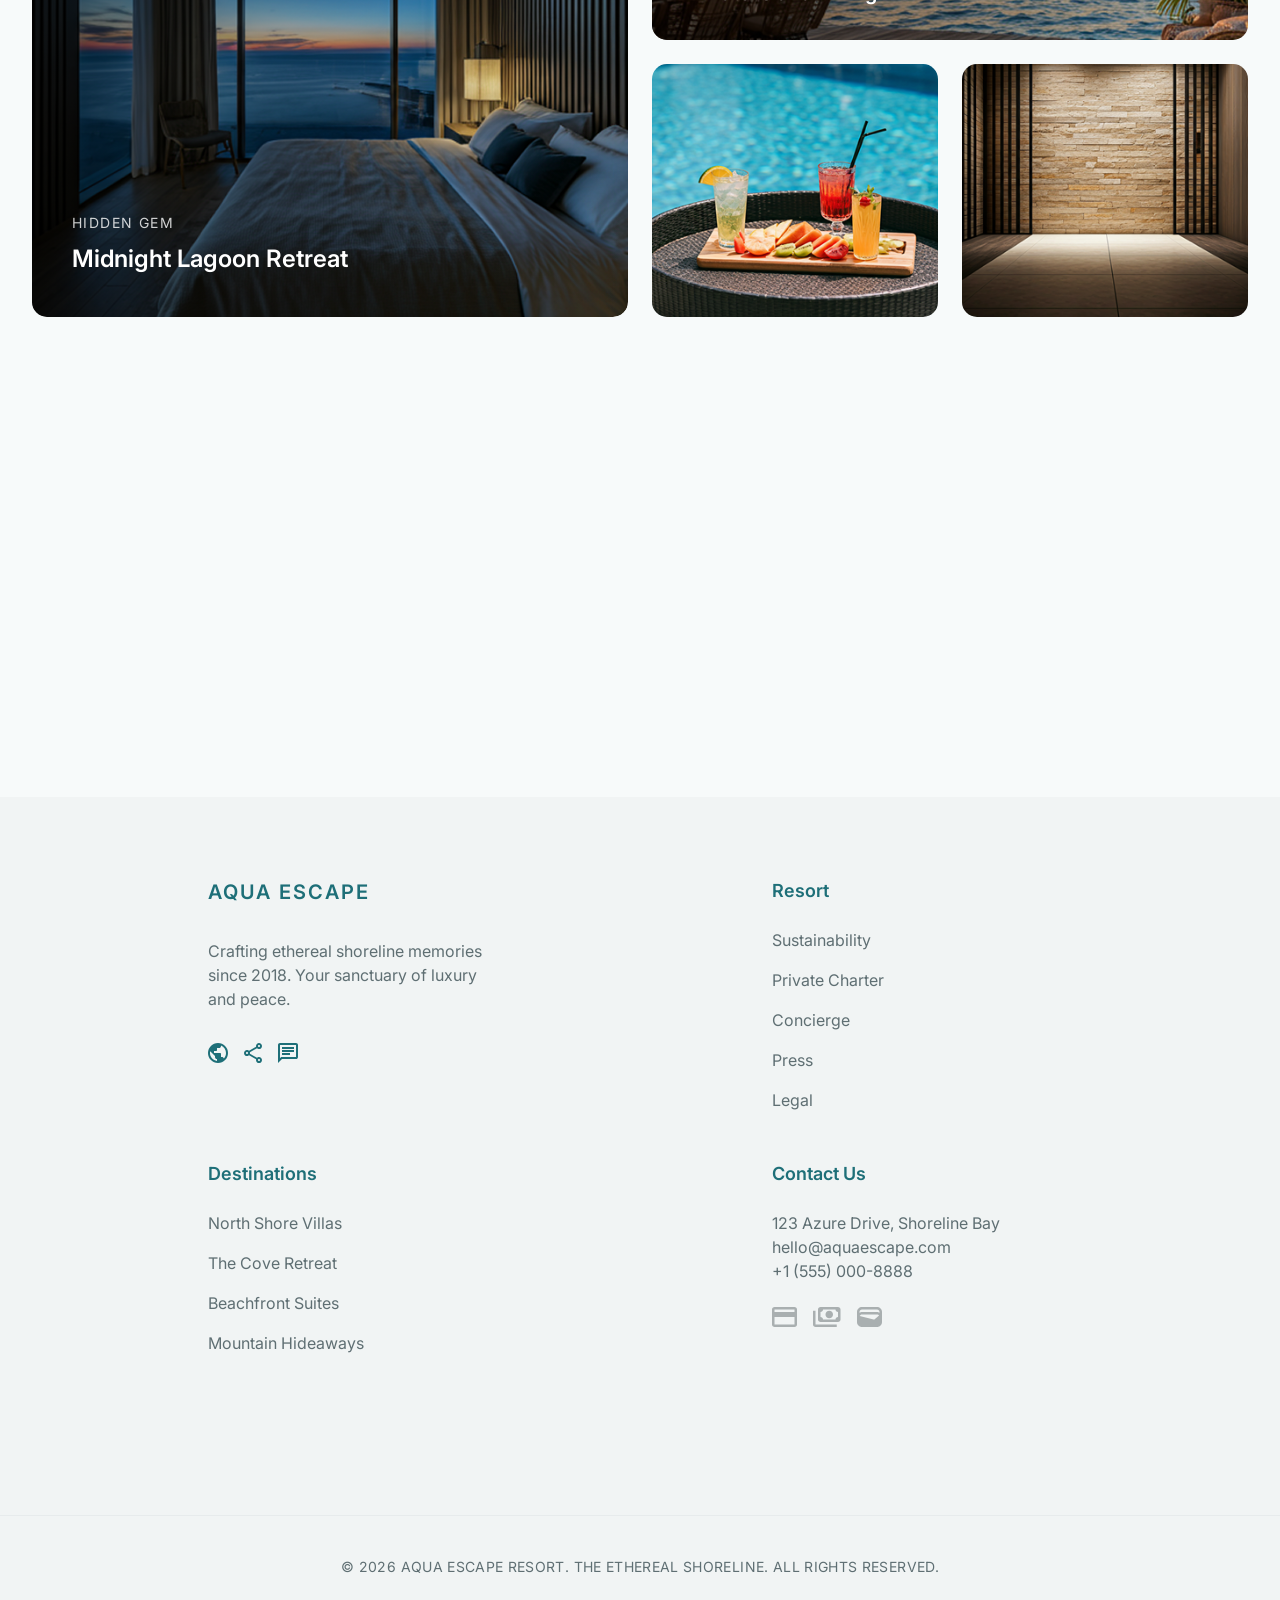
<file: favorites.html>
<!DOCTYPE html>
<html lang="en">
<head>
    <meta charset="UTF-8">
    <meta name="viewport" content="width=device-width, initial-scale=1.0">
    <title>Summer Nap - Favorites</title>
    <link rel="preconnect" href="https://fonts.googleapis.com" />
    <link rel="preconnect" href="https://fonts.gstatic.com" crossorigin />
    <link
      href="https://fonts.googleapis.com/css2?family=Inter:ital,opsz,wght@0,14..32,100..900;1,14..32,100..900&family=Plus+Jakarta+Sans:ital,wght@0,200..800;1,200..800&display=swap"
      rel="stylesheet"
    />
    <link href="./assets/css/output.css" rel="stylesheet"/>
</head>
<body class="bg-Body">
    <!-- Header -->
    <header class="bg-Neutral/70 w-full shadow-md">
      <div
        class="container mx-auto flex items-center justify-between py-6 px-8"
      >
        <div data-menu-toggle class="lg:hidden cursor-pointer flex">
          <img
            src="./assets/img/header/menu.svg"
            alt="Menu"
          />
        </div>
        <!-- Left Side -->
        <h3
          class="text-Primary text-[24px] font-Primary font-semibold tracking-[1px] sm:tracking-[4.8px]"
        >
          <a href="./index.html">AQUA ESCAPE</a>
        </h3>

        <!-- Middle Side -->
        <ul class="space-x-4 hidden lg:flex xl:space-x-8">
          <li class="text-[16px] text-Footer font-Secondary">
            <a href="./villas.html">Villas</a>
          </li>
          <li class="text-[16px] text-Footer font-Secondary">
            <a href="#">Experiences</a>
          </li>
          <li class="text-[16px] text-Footer font-Secondary">
            <a href="#">Dining</a>
          </li>
          <li class="text-[16px] text-Footer font-Secondary">
            <a href="#">Gallery</a>
          </li>
        </ul>

        <!-- Right Side -->
        <div class="items-center space-x-6  hidden lg:flex">
          <ul class="space-x-4 flex">
            <li>
              <a href="./booking_cart.html"
                ><img src="./assets/img/Login/cart.svg" alt="cart"
              /></a>
            </li>
            <li>
              <a href="./favorites.html"
                ><img src="./assets/img/favorites/heart1.svg" alt="Favorites"
              /></a>
            </li>
          </ul>
          <div class="flex gap-4">
            <a href="./login.html"
              class="text-Primary border border-Primary/30 py-3 px-5 xl:px-8 text-[16px] font-Primary font-semibold 
              rounded-[30px] cursor-pointer hover:bg-Primary hover:text-white transition duration-300"
              >
              Login
            </a>
            <a href="./booking_cart.html"
              class="text-white bg-Primary py-3 px-5 xl:px-8 text-[16px] font-Primary font-semibold 
              rounded-[30px] cursor-pointer hover:bg-teal-700 transition duration-300"
              >
              Book Now
            </a>
          </div>
          <button id="theme-toggle"
            class="text-white bg-Primary py-2 px-3 xl:px-2 text-[16px] font-Primary font-semibold 
            rounded-[30px] cursor-pointer hover:bg-teal-700 transition duration-300"
          >
          <div id="themeIcon" class="flex items-center justify-center w-6 h-6">
            <img src="./assets/img/header/dark.svg" alt="Moon" class="w-6 h-6 object-contain" />
          </div>
          </button>
        </div>
      </div>
      <div data-mobile-menu class="lg:hidden flex flex-col gap-4 text-Text text-2xl font-Secondary font-semibold px-14 py-6 z-10 backdrop-blur-lg hidden"> 
        <a href="./index.html">Home</a>
        <a href="./villas.html">Villas</a>
        <a href="#pools">Pools</a>
        <a href="#experiences">Experiences</a>
        <a href="#drinks">Drinks</a>
        <a href="#contact">Contact</a>
      </div>
    </header>

    <!-- Saved Sanctuaries Section-->
    <section class="mb-40">
      <div class="container mx-auto sm:px-8 px-5 pt-9.5">
        <!-- Title -->
        <div class="flex flex-col space-y-4">
          <span class="font-Primary font-semibold text-Primary text-[11px] tracking-[0.88px]">PERSONAL CURATION</span>
          <h1 class="font-Secondary font-extrabold text-Text sm:text-[56px] text-[40px]">Saved Sanctuaries</h1>
          <p class="font-Primary text-Text">A private collection of your most coveted escapes. Ready for the moment <br>
              you choose to drift away.
          </p>
        </div>

        <!-- Favorites Grid -->
        <div class="flex xl:justify-between lg:flex-nowrap gap-8 flex-wrap justify-center items-end mt-16">
         <!-- Favorite Item 1 -->
          <div>
            <div class="relative">
              <img src="./assets/img/favorites/image1.png" alt="Favorite 1" class="rounded-t-[15px] w-full">
              <div class="absolute right-6 top-6 rounded-full bg-white/80 p-2 cursor-pointer">
                <img src="./assets/img/favorites/heart2.svg" alt="Favorite" class="w-5 h-5">
              </div>
              <span class="absolute left-6 bottom-6 bg-white/90 rounded-[20px] py-1 px-3 
                    font-Primary font-semibold text-[11px] tracking-[0.55px]">
                AVAILABLE SEP
              </span>
            </div>
            <div class="bg-Neutral rounded-b-[15px] w-full flex flex-col justify-center items-center xl:p-8 p-5 xl:pb-20">
              <div class="flex justify-between items-start w-full">
                <h3 class="font-Secondary font-bold text-[24px] text-Text">Azure Infinity Suite</h3>
                <div class="flex flex-col">
                  <span class="font-Primary font-semibold text-[20px] text-Primary">$1,850</span>
                  <span class="font-Primary text-[10px] text-Text tracking-[1px]">PER NIGHT</span>
                </div>
              </div>
              <div class="flex w-full">
                <img src="./assets/img/favorites/location.svg" alt="Location" class="mr-1">
                <span class="font-Primary text-[14px] text-Text">North Atoll, Maldives</span>
              </div>
              <div class="w-full h-[0.5px] bg-gray-200/30 mt-4"></div>
              <div class="w-full flex justify-start items-center space-x-6 pt-4">
                <div class="flex items-center space-x-2">
                  <img src="./assets/img/favorites/bed.svg" alt="Beds">
                  <span class="font-Primary text-[14px] text-Text">3 Beds</span>
                </div>

                <div class="flex items-center space-x-2">
                  <img src="./assets/img/favorites/swim.svg" alt="Swimming Pool">
                  <span class="font-Primary text-[14px] text-Text">Private Pool</span>
                </div>
              </div>
            </div>
          </div>

          <!-- Favorite Item 2 -->
          <div>
            <div class="relative">
              <img src="./assets/img/favorites/image2.png" alt="Favorite 2" class="rounded-t-[15px] w-full">
              <div class="absolute right-6 top-6 rounded-full bg-white/80 p-2 cursor-pointer">
                <img src="./assets/img/favorites/heart2.svg" alt="Favorite" class="w-5 h-5">
              </div>
            </div>
            <div class="bg-Neutral rounded-b-[15px] w-full flex flex-col justify-center items-center xl:p-8 p-5">
              <div class="flex justify-between items-start w-full">
                <h3 class="font-Secondary font-bold text-[24px] text-Text">Celestial Cliff House</h3>
                <div class="flex flex-col">
                  <span class="font-Primary font-semibold text-[20px] text-Primary">$1,200</span>
                  <span class="font-Primary text-[10px] text-Text tracking-[1px]">PER NIGHT</span>
                </div>
              </div>
              <div class="flex w-full">
                <img src="./assets/img/favorites/location.svg" alt="Location" class="mr-1">
                <span class="font-Primary text-[14px] text-Text">Uluwatu, Bali</span>
              </div>
              <div class="w-full h-[0.5px] bg-gray-200/30 mt-4"></div>
              <div class="w-full flex justify-start items-center space-x-6 pt-4">
                <div class="flex items-center space-x-2">
                  <img src="./assets/img/favorites/bed.svg" alt="Beds">
                  <span class="font-Primary text-[14px] text-Text">2 Beds</span>
                </div>

                <div class="flex items-center space-x-2">
                  <img src="./assets/img/favorites/flower.svg" alt="Wellness Hub">
                  <span class="font-Primary text-[14px] text-Text">Wellness Hub</span>
                </div>
              </div>
            </div>
          </div>

          <!-- Favorite Item 3 -->
          <div>
            <div class="relative">
              <img src="./assets/img/favorites/image3.png" alt="Favorite 3" class="rounded-t-[15px] w-full">
              <div class="absolute right-6 top-6 rounded-full bg-white/80 p-2 cursor-pointer">
                <img src="./assets/img/favorites/heart2.svg" alt="Favorite" class="w-5 h-5">
              </div>
              <span class="absolute left-6 bottom-6 bg-[#FDDFA8]/90 rounded-[20px] py-1 px-3 
                    font-Primary font-semibold text-[11px] text-[#776135] tracking-[0.55px]">
                GUEST FAVORITE
              </span>
            </div>
            <div class="bg-Neutral rounded-b-[15px] w-full flex flex-col justify-center items-center xl:p-8 p-5 xl:pb-20">
              <div class="flex justify-between items-start w-full">
                <h3 class="font-Secondary font-bold text-[24px] text-Text">The Driftwood Estate</h3>
                <div class="flex flex-col">
                  <span class="font-Primary font-semibold text-[20px] text-Primary">$2,400</span>
                  <span class="font-Primary text-[10px] text-Text tracking-[1px]">PER NIGHT</span>
                </div>
              </div>
              <div class="flex w-full">
                <img src="./assets/img/favorites/location.svg" alt="Location" class="mr-1">
                <span class="font-Primary text-[14px] text-Text">Exuma, Bahamas</span>
              </div>
              <div class="w-full h-[0.5px] bg-gray-200/30 mt-4"></div>
              <div class="w-full flex justify-start items-center space-x-6 pt-4">
                <div class="flex items-center space-x-2">
                  <img src="./assets/img/favorites/bed.svg" alt="Beds">
                  <span class="font-Primary text-[14px] text-Text">5 Beds</span>
                </div>

                <div class="flex items-center space-x-2">
                  <img src="./assets/img/favorites/boat.svg" alt="Boat">
                  <span class="font-Primary text-[14px] text-Text">Private Dock</span>
                </div>
              </div>
            </div>
          </div>
        </div>  
      </div>
    </section>

    <!-- Inspired by Your Taste Section-->
    <section class="mt-40 mb-120">
      <div class="container mx-auto sm:px-8 px-5">

        <!-- Title -->
        <div class="flex flex-col space-y-4">
          <span class="font-Primary font-semibold text-[11px] text-Primary tracking-[0.88px]">RECOMMENDED FOR YOU</span>
          <div class="flex md:flex-row flex-col justify-between w-full">
            <h2 class="font-Secondary font-bold text-Text md:text-[36px] text-[26px]">Inspired by Your Taste</h2>
            <span class="font-Primary font-semibold text-Primary underline underline-offset-8 cursor-pointer">View more inspiration</span>
          </div>
        </div>

        <!-- Inspiration Grid -->
         <div class="mt-12 w-full flex lg:flex-row flex-col justify-center gap-6">
          <!-- Left Item -->
          <div class="relative overflow-hidden rounded-[15px]">
            <img src="./assets/img/favorites/image4.png" alt="Inspiration 1" class="rounded-[15px] w-full h-full">
            <!-- Gradient Overlay (Lower Z-index) -->
            <div class="absolute inset-0 z-1 bg-linear-to-r from-black/60 to-transparent"></div>
            <div class="absolute z-10 left-10 bottom-10 flex flex-col space-y-2">
              <span class="font-Primary text-[14px] text-white/80 tracking-[1.4px]">HIDDEN GEM</span>
              <h3 class="font-Primary font-semibold text-[24px] text-white">Midnight Lagoon Retreat</h3>
            </div>
          </div>

          <!-- Right Items -->
          <div class="flex flex-col gap-6">
            <!--Top Item -->
            <div class="relative overflow-hidden rounded-[15px]">
              <img src="./assets/img/favorites/image5.png" alt="Inspiration 2" class="w-full h-full object-cover">
              
              <!-- Gradient Overlay (Lower Z-index) -->
              <div class="absolute inset-0 z-1 bg-linear-to-r from-black/60 to-transparent"></div>
              
              <!-- Text Content (Higher Z-index) -->
              <h3 class="absolute z-10 left-8 bottom-8 font-Primary font-semibold text-[20px] text-white">
                Private Island Dining
              </h3>
            </div>

            <!--Bottom Items -->
            <div class="flex sm:flex-row flex-col justify-between gap-6">
              <!-- Left Item -->
              <div>
                <img src="./assets/img/favorites/image6.png" alt="Inspiration 3" class="rounded-[15px] w-full h-full">
              </div>
              <!-- Right Item -->
              <div>
                <img src="./assets/img/favorites/image7.png" alt="Inspiration 4" class="rounded-[15px] w-full h-full">
              </div>
            </div>
          </div>


         </div>

      </div>
    </section>

    <!-- Footer -->
    <footer class="mt-20 w-full bg-Button1">
      <div class="p-4 xl:p-20  pb-0 xl:mx-[10%] mx-[2%] flex items-start justify-between flex-wrap gap-12">
        <!-- Column 1 -->
         <div class="flex-col items-start w-75">
            <h2 class="font-semibold font-Primary text-Primary text-[20px] tracking-[2px] mb-8">AQUA ESCAPE</h2>
            <p class="text-Footer text-[16px]/6 font-Primary mb-8">Crafting ethereal shoreline memories <br>
              since 2018. Your sanctuary of luxury <br>
              and peace.</p>
            <div class="flex items-center">
              <img src="assets/img/footer/earth.svg" alt="earth" class="mr-4"/>
              <img src="assets/img/footer/social.svg" alt="social" class="mr-4"/>
              <img src="assets/img/footer/message.svg" alt="message"/>
            </div>
         </div>

          <!-- Column 2 -->
         <div class="flex-col items-start w-75">
            <h2 class="font-semibold font-Primary text-Primary text-[18px] mb-6">Resort</h2>
            <ul class="flex-col items-start text-Footer text-[16px]/6 font-Primary">
              <li class="mb-4">Sustainability</li>
              <li class="mb-4">Private Charter</li>
              <li class="mb-4">Concierge</li>
              <li class="mb-4">Press</li>
              <li>Legal</li>
            </ul>
         </div>

          <!-- Column 3 -->
         <div class="flex-col items-start w-75">
            <h2 class="font-semibold font-Primary text-Primary text-[18px] mb-6">Destinations</h2>
            <ul class="flex-col items-start text-Footer text-[16px]/6 font-Primary">
              <li class="mb-4">North Shore Villas</li>
              <li class="mb-4">The Cove Retreat</li>
              <li class="mb-4">Beachfront Suites</li>
              <li >Mountain Hideaways</li>
            </ul>
         </div>

          <!-- Column 4 -->
         <div class="flex-col items-start w-75">
            <h2 class="font-semibold font-Primary text-Primary text-[18px] mb-6">Contact Us</h2>
            <ul class="flex-col items-start text-Footer text-[16px]/6 font-Primary mb-6">
              <li>123 Azure Drive, Shoreline Bay</li>
              <li>hello@aquaescape.com</li>
              <li>+1 (555) 000-8888</li>
            </ul>
            <div class="flex items-center">
              <img src="assets/img/footer/visa.svg" alt="visa" class="mr-4"/>
              <img src="assets/img/footer/cash.svg" alt="cash" class="mr-4"/>
              <img src="assets/img/footer/wallet.svg" alt="wallet"/>
            </div>
         </div>
      </div>

      <!-- Copyright -->
      <div class="w-full mt-20 pb-10 flex items-end justify-center text-center border-t border-[#BEC8CA]/20">
        <p class="mt-10 text-[14px] text-Footer font-Primary tracking-[0.35px]">© 2026 AQUA ESCAPE RESORT. THE ETHEREAL SHORELINE. ALL RIGHTS RESERVED.</p>
      </div>
    </footer>
    <script src="./main.js"></script>
</body>
</html>
</file>
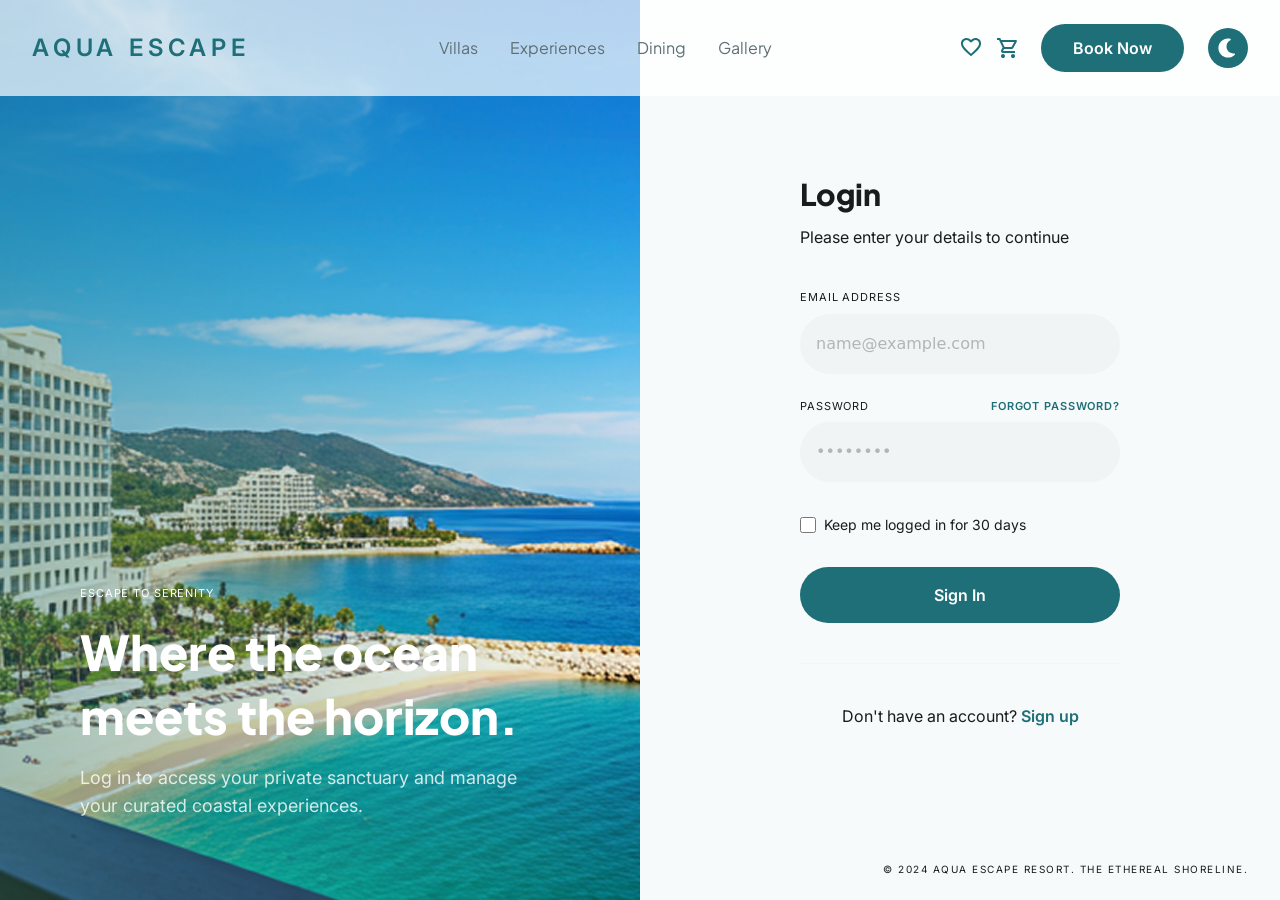
<file: login.html>
<!DOCTYPE html>
<html lang="en">
<head>
    <meta charset="UTF-8">
    <meta name="viewport" content="width=device-width, initial-scale=1.0">
    <title> Summer Nap - Login Page</title>
    <link rel="preconnect" href="https://fonts.googleapis.com" />
    <link rel="preconnect" href="https://fonts.gstatic.com" crossorigin />
    <link
      href="https://fonts.googleapis.com/css2?family=Inter:ital,opsz,wght@0,14..32,100..900;1,14..32,100..900&family=Plus+Jakarta+Sans:ital,wght@0,200..800;1,200..800&display=swap"
      rel="stylesheet"
    />
    <link href="./assets/css/output.css" rel="stylesheet" />
</head>
<body class="bg-Body lg:overflow-hidden">
    <!-- Header -->
    <header class="bg-Neutral/70 fixed w-full z-10">
      <div
        class="container mx-auto flex items-center justify-between py-6 px-8"
      >
        <div data-menu-toggle class="lg:hidden cursor-pointer flex">
          <img
            src="./assets/img/header/menu.svg"
            alt="Menu"
          />
        </div>
        <!-- Left Side -->
        <h3
          class="text-Primary text-[24px] font-Primary font-semibold tracking-[1px] sm:tracking-[4.8px]"
        >
          <a href="./index.html">AQUA ESCAPE</a>
        </h3>

        <!-- Middle Side -->
        <ul class="space-x-4 hidden lg:flex xl:space-x-8">
          <li class="text-[16px] text-Footer font-Secondary">
            <a href="./villas.html">Villas</a>
          </li>
          <li class="text-[16px] text-Footer font-Secondary">
            <a href="#">Experiences</a>
          </li>
          <li class="text-[16px] text-Footer font-Secondary">
            <a href="#">Dining</a>
          </li>
          <li class="text-[16px] text-Footer font-Secondary">
            <a href="#">Gallery</a>
          </li>
        </ul>

        <!-- Right Side -->
        <div class="items-center space-x-6  hidden lg:flex">
          <ul class="space-x-4 flex">
            <li>
              <a href="./favorites.html"
                ><img src="./assets/img/header/heart.svg" alt="Favorites"
              /></a>
            </li>
            <li>
              <a href="./booking_cart.html"
                ><img src="./assets/img/Login/cart.svg" alt="cart"
              /></a>
            </li>
          </ul>
          <a href="./booking_cart.html"
            class="text-white bg-Primary py-3 px-5 xl:px-8 text-[16px] font-Primary font-semibold 
            rounded-[30px] cursor-pointer hover:bg-teal-700 transition duration-300"
            >
            Book Now
          </a>
          <button id="theme-toggle"
            class="text-white bg-Primary py-2 px-3 xl:px-2 text-[16px] font-Primary font-semibold 
            rounded-[30px] cursor-pointer hover:bg-teal-700 transition duration-300"
          >
          <div id="themeIcon" class="flex items-center justify-center w-6 h-6">
            <img src="./assets/img/header/dark.svg" alt="Moon" class="w-6 h-6 object-contain" />
          </div>
          </button>
        </div>
      </div>
      <div data-mobile-menu class="lg:hidden flex flex-col gap-4 text-Text text-2xl font-Secondary font-semibold px-14 py-6 z-10 backdrop-blur-lg hidden"> 
        <a href="./index.html">Home</a>
        <a href="./villas.html">Villas</a>
        <a href="#pools">Pools</a>
        <a href="#experiences">Experiences</a>
        <a href="#drinks">Drinks</a>
        <a href="#contact">Contact</a>
      </div>
    </header>

    <!-- Main Content -->
    <section class="w-full">
     <div class="flex lg:flex-row flex-col">
     <!-- Picture Side -->
      <div class="lg:w-1/2 relative h-screen">
        <!-- Background image -->
        <div class="absolute inset-0 bg-[url('/assets/img/Login/Login.png')] bg-cover bg-center"></div>
        <!-- Gradient overlay -->
        <div class="absolute inset-0 bg-linear-to-r from-Primary/40 to-transparent"></div>
        <!-- Content -->
        <div class="relative sm:p-20 p-5 h-full flex items-end">
          <div>
            <span class="font-Primary text-white text-[11px] tracking-[0.88px]">ESCAPE TO SERENITY</span>
            <h1 class="font-Secondary font-extrabold sm:text-[48px]/16 text-[40px] text-white mt-4">
              Where the ocean <br> meets the horizon.
            </h1>
            <p class="font-Primary text-white/80 text-[18px]/7 mt-4">
              Log in to access your private sanctuary and manage <br>
              your curated coastal experiences.
            </p>
          </div>
        </div>
      </div>

      <!-- Login Form Side -->
      <div class="lg:w-1/2 h-screen flex items-center justify-center relative">
        <div class="w-full flex flex-col 2xl:p-64 xl:p-40 sm:p-20 p-5">
          <div class="flex flex-col items-start mb-10">
            <h2 class="font-Secondary font-extrabold text-[30px] text-Text mb-2">Login</h2>
            <p class="font-Primary text-Text">Please enter your details to continue</p>
          </div>
          <div class="w-full flex flex-col">
            <span class="font-Primary text-Text text-[11px] tracking-[0.88px]">EMAIL ADDRESS</span>
            <input
              type="email"
              placeholder="name@example.com"
              class="w-full rounded-[30px] px-4 py-4.5 text-[#6F797A]/50 bg-Button1 mt-2"
            />
            <div class="flex items-center justify-between mt-6">
              <span class="font-Primary text-Text text-[11px] tracking-[0.88px]">PASSWORD</span> 
              <span class="font-Primary font-semibold text-Primary text-[11px] tracking-[0.88px]">FORGOT PASSWORD?</span>
            </div>
            <input
              type="password"
              placeholder="••••••••"
              class="w-full rounded-[30px] px-4 py-4.5 text-[#6F797A]/50 bg-Button1 mt-2"
            />
            <label class="flex items-center gap-2 font-Primary text-[14px] text-Text mt-8">
             <input type="checkbox" class="w-4 h-4 cursor-pointer"> Keep me logged in for 30 days
            </label>
            <button
              class="w-full bg-Primary text-white py-4 rounded-[30px] mt-8 text-[16px] font-Primary
               font-semibold hover:bg-teal-700 cursor-pointer transition duration-300">
              Sign In
            </button>
          </div>
          <div class="mt-10 pt-10 border-t border-gray-100 flex items-center justify-center">
            <p class="font-Primary text-Text">Don't have an account? <a href="./register.html" class="text-Primary font-Primary font-semibold hover:underline">Sign up</a></p>
          </div>
        </div>
        <div class="absolute sm:right-8 bottom-[23.5px] text-Text text-[10px] tracking-[1.5px] font-Primary">© 2024 AQUA ESCAPE RESORT. THE ETHEREAL SHORELINE.</div>
      </div>
     </div>
    </section>
    <script src="./main.js"></script>
  </body>
</html>
</file>
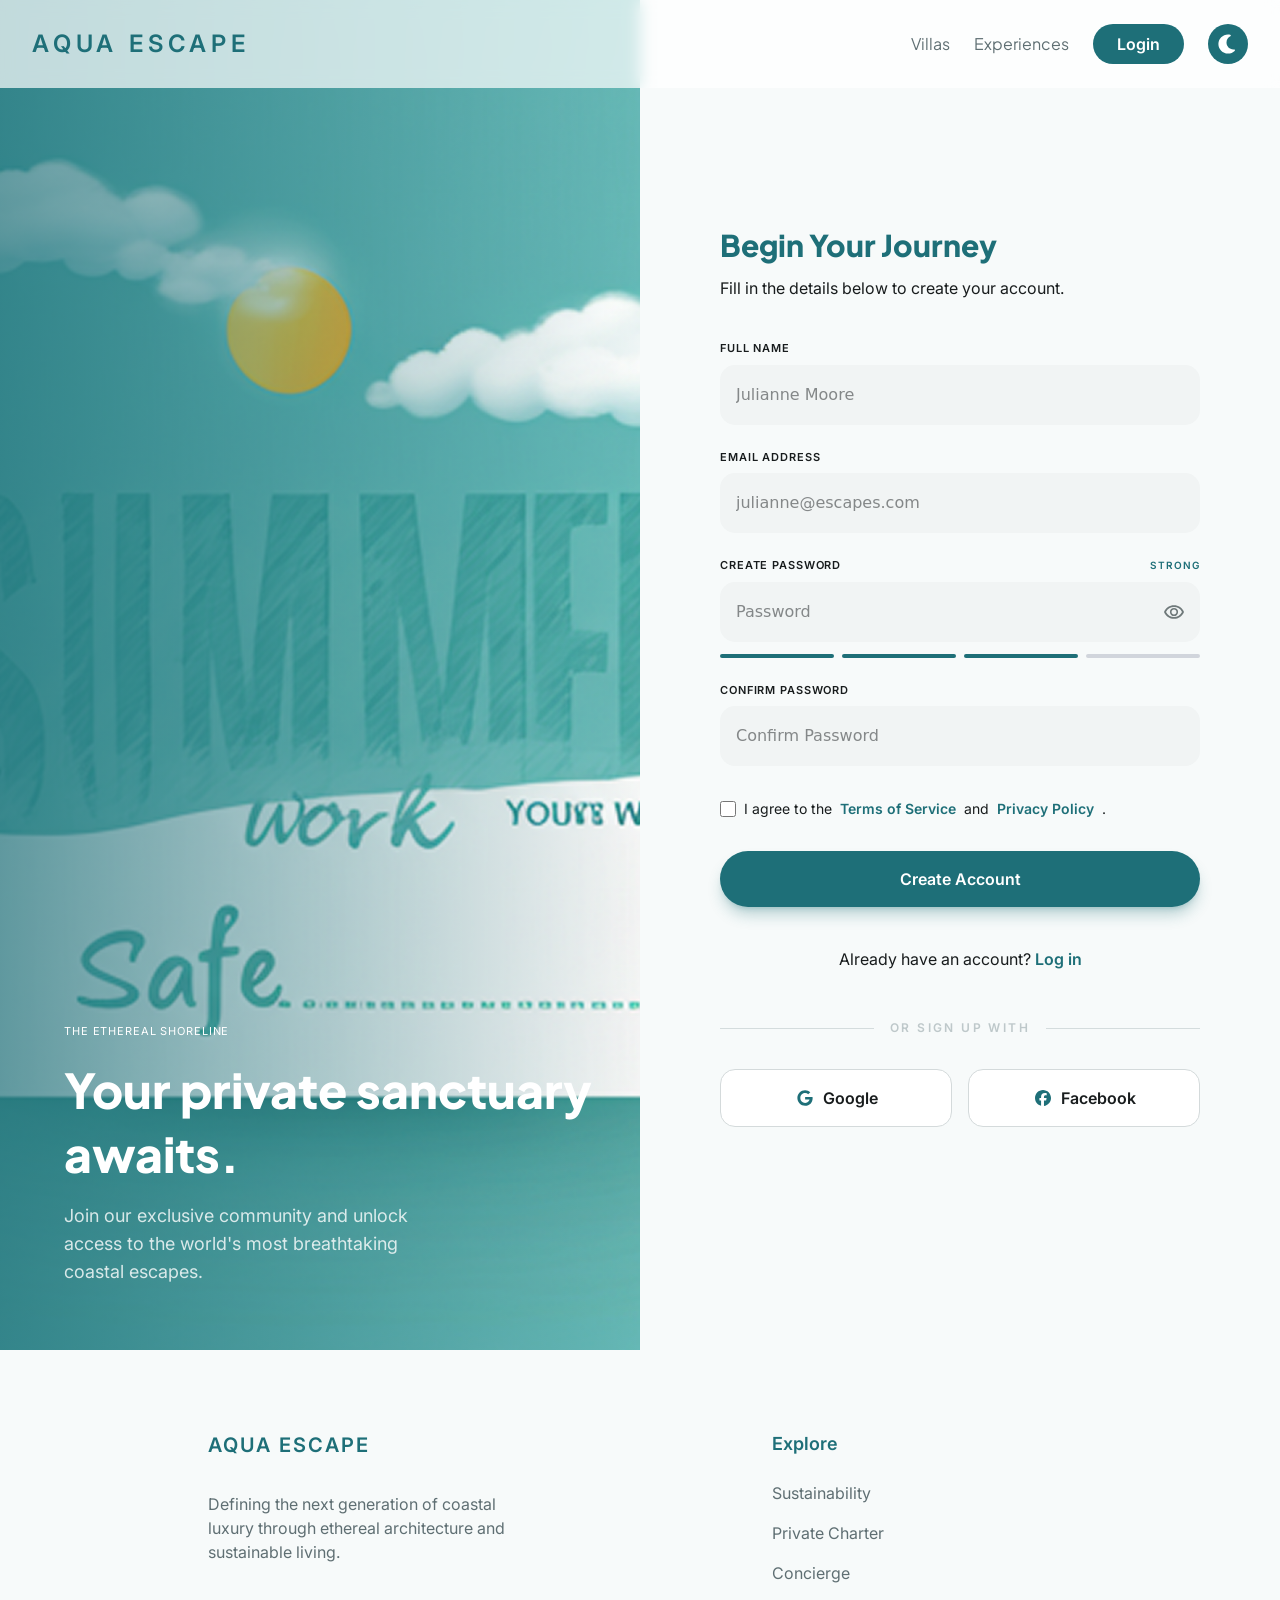
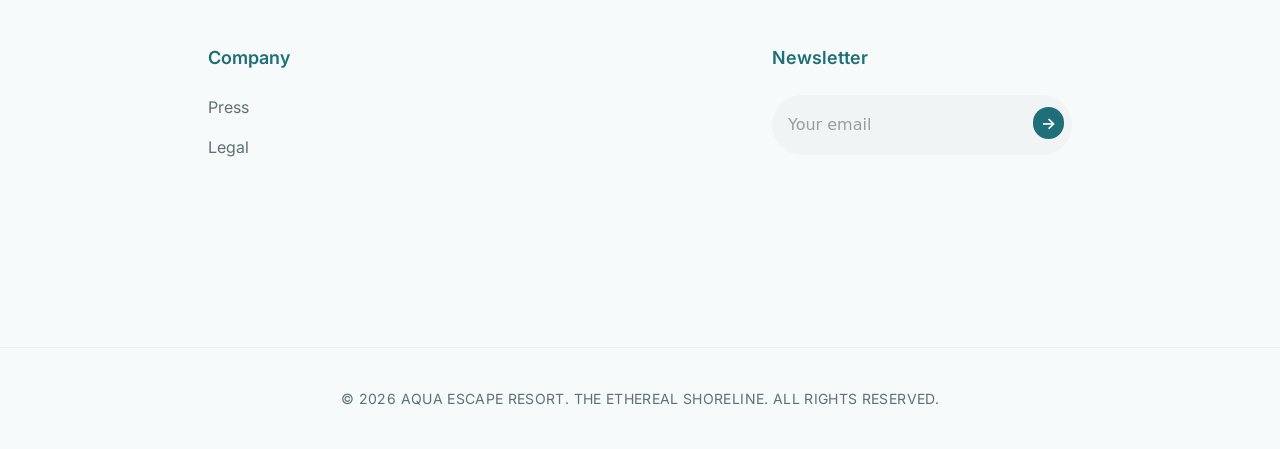
<file: register.html>
<!DOCTYPE html>
<html lang="en">
<head>
    <meta charset="UTF-8">
    <meta name="viewport" content="width=device-width, initial-scale=1.0">
    <title>Summer Nap - Register Page</title>
    <link rel="preconnect" href="https://fonts.googleapis.com" />
    <link rel="preconnect" href="https://fonts.gstatic.com" crossorigin />
    <link
      href="https://fonts.googleapis.com/css2?family=Inter:ital,opsz,wght@0,14..32,100..900;1,14..32,100..900&family=Plus+Jakarta+Sans:ital,wght@0,200..800;1,200..800&display=swap"
      rel="stylesheet"
    />
    <link href="./assets/css/output.css" rel="stylesheet" />
</head>
<body class="bg-Body">
  <!-- Header -->
    <header class="bg-Neutral/70 fixed w-full backdrop-blur-sm z-10">
      <div
        class="container mx-auto flex items-center justify-between py-6 px-8"
      >
        <div data-menu-toggle class="lg:hidden cursor-pointer flex">
          <img
            src="./assets/img/header/menu.svg"
            alt="Menu"
          />
        </div>
        <!-- Left Side -->
        <h3
          class="text-Primary text-[24px] font-Primary font-semibold tracking-[1px] sm:tracking-[4.8px]"
        >
          <a href="./index.html">AQUA ESCAPE</a>
        </h3>       

        <!-- Right Side -->
        <div class="items-center space-x-6  hidden lg:flex">
          <ul class="space-x-4 hidden lg:flex xl:space-x-6">
            <li class="text-[16px] text-Footer font-Secondary">
              <a href="./villas.html">Villas</a>
            </li>
            <li class="text-[16px] text-Footer font-Secondary">
              <a href="./experiences.html">Experiences</a>
            </li>
          </ul>
          <button
            class="text-white bg-Primary py-2 px-5 xl:px-6 text-[16px] font-Primary font-semibold 
            rounded-[30px] cursor-pointer hover:bg-teal-700 transition duration-300"
            >
            <a href="./login.html">Login</a>
          </button>
          <button id="theme-toggle"
            class="text-white bg-Primary py-2 px-3 xl:px-2 text-[16px] font-Primary font-semibold 
            rounded-[30px] cursor-pointer hover:bg-teal-700 transition duration-300"
          >
          <div id="themeIcon" class="flex items-center justify-center w-6 h-6">
            <img src="./assets/img/header/dark.svg" alt="Moon" class="w-6 h-6 object-contain" />
          </div>
          </button>
        </div>
      </div>
      <div data-mobile-menu class="lg:hidden flex flex-col gap-4 text-Text text-2xl font-Secondary font-semibold px-14 py-6 z-10 backdrop-blur-lg hidden"> 
        <a href="./index.html">Home</a>
        <a href="./villas.html">Villas</a>
        <a href="#pools">Pools</a>
        <a href="#experiences">Experiences</a>
        <a href="#drinks">Drinks</a>
        <a href="#contact">Contact</a>
      </div>
    </header>

    <!-- Main Content -->
    <section class="w-full lg:h-[150vh] h-auto">
      <div class="flex lg:flex-row flex-col h-full ">
        <!-- Picture Side -->
        <div class="lg:w-1/2 w-full relative lg:h-full h-screen">
          <!-- Background image -->
          <div class="absolute inset-0 bg-[url('/assets/img/Register/Register.png')] bg-cover bg-center"></div>
          <!-- Gradient overlay -->
          <div class="absolute inset-0 bg-linear-to-r from-Primary/70 to-transparent"></div>
          <!-- Content -->
          <div class="absolute h-full flex items-end sm:left-16 sm:bottom-16 left-8 bottom-8">
            <div>
              <span class="font-Primary text-white text-[11px] tracking-[0.88px]">THE ETHEREAL SHORELINE</span>
              <h1 class="font-Secondary font-extrabold sm:text-[48px]/16 text-[40px] text-white mt-4">
                Your private sanctuary <br>
                awaits.
              </h1>
              <p class="font-Primary text-white/80 text-[18px]/7 mt-4">
                Join our exclusive community and unlock <br>
                access to the world's most breathtaking <br>
                coastal escapes.
              </p>
            </div>
          </div>
        </div>

        <!-- Form Side -->
        <div class="lg:w-1/2 h-full flex items-center justify-center relative">
          <div class="w-full flex flex-col 2xl:p-40 sm:p-20 p-8">
            <div class="flex flex-col items-start mb-10">
              <h2 class="font-Secondary font-extrabold text-[30px] text-Primary mb-2">Begin Your Journey</h2>
              <p class="font-Primary text-Text">Fill in the details below to create your account.</p>
            </div>
            <div class="w-full flex flex-col">
              <span class="font-Primary font-semibold text-Text text-[11px] tracking-[0.88px]">FULL NAME</span>
              <input
                type="text"
                placeholder="Julianne Moore"
                class="w-full rounded-[15px] px-4 py-4.5 text-Text/50 bg-Button1 mt-2"
              />
              <span class="font-Primary font-semibold text-Text text-[11px] tracking-[0.88px] mt-6">EMAIL ADDRESS</span> 
              <input
                type="email"
                placeholder="julianne@escapes.com"
                class="w-full rounded-[15px] px-4 py-4.5 text-Text/50 bg-Button1 mt-2"
              />
              <div class="flex justify-between items-center">
                <span class="font-Primary font-semibold text-Text text-[11px] tracking-[0.88px] mt-6">CREATE PASSWORD</span>
                <span class="font-Primary font-semibold uppercase text-Primary text-[10px] tracking-[1px] mt-6">Strong</span>
              </div>
              <div class="mt-2 relative">
                <input
                  id="password"
                  type="password"
                  placeholder="Password"
                  class="w-full rounded-[15px] px-4 py-4.5 pr-12 text-Text/50 bg-Button1"
                />
                <!-- Eye Icon -->
                <button
                  type="button"
                  class="absolute right-4 top-1/2 -translate-y-1/2 text-gray-500 cursor-pointer"
                >
                  <img src="./assets/img/Register/eye.svg" alt="Toggle Password" class="w-5 h-5">
                </button>
              </div>
              <div class="mt-3 flex gap-2">
                <div class="h-1 flex-1 bg-Primary rounded-full"></div>
                <div class="h-1 flex-1 bg-Primary rounded-full"></div>
                <div class="h-1 flex-1 bg-Primary rounded-full"></div>
                <div class="h-1 flex-1 bg-gray-300 rounded-full"></div>
              </div>
              <span class="font-Primary font-semibold text-Text text-[11px] tracking-[0.88px] mt-6">CONFIRM PASSWORD</span>
              <input
                type="password"
                placeholder="Confirm Password"
                class="w-full rounded-[15px] px-4 py-4.5 text-Text/50 bg-Button1 mt-2"
              />
              <label class="flex items-center gap-2 font-Primary text-[14px] text-Text mt-8">
                <input type="checkbox" class="w-4 h-4 cursor-pointer"> I agree to the <span class="text-Primary font-semibold">Terms of Service</span> and <span class="text-Primary font-semibold">Privacy Policy</span>.
              </label>
              <a href="./register.html"
                class="w-full bg-Primary text-white py-4 rounded-[30px] mt-8 text-[16px] font-Primary 
                font-semibold hover:bg-teal-700 shadow-lg shadow-Primary/30 text-center transition duration-300">
                Create Account
              </a>
              <div class="mt-6 pt-4 flex items-center justify-center">
                <p class="font-Primary text-Text">Already have an account? <a href="./login.html" class="text-Primary font-Primary font-semibold hover:underline">Log in</a></p>
              </div>
              <div class="flex items-center justify-between mt-12">
                <hr class="flex-1 border-[#BEC8CA]/60">
                <span class="font-Primary font-semibold text-[12px] mx-4 tracking-[2.4px] text-[#BEC8CA]">OR SIGN UP WITH</span>
                <hr class="flex-1 border-[#BEC8CA]/60">
              </div>
              <div class="mt-8 flex items-center justify-between gap-4">
                <button class="flex items-center justify-center gap-2 w-full border py-4 rounded-[15px]
                     border-[#d4dadb] bg-Neutral cursor-pointer hover:bg-Button1 transition duration-300">
                  <img src="./assets/img/Register/google.svg" alt="Google" class="w-5 h-5">
                  <span class="font-Primary font-semibold text-Text">Google</span>
                </button>
                <button class="flex items-center justify-center gap-2 w-full border py-4 rounded-[15px]
                   border-[#d4dadb] bg-Neutral cursor-pointer hover:bg-Button1 transition duration-300">
                  <img src="./assets/img/Register/facebook.svg" alt="Facebook" class="w-5 h-5">
                  <span class="font-Primary font-semibold text-Text">Facebook</span> 
                </button>
              </div>
            </div>
          </div>
        </div>
      </div>
    </section>

    <!-- Footer -->
    <footer class=" w-full bg-button1">
      <div class="p-4 lg:p-20  pb-0 xl:mx-[10%] mx-[2%] flex items-start justify-between flex-wrap gap-12">
        <!-- Column 1 -->
         <div class="flex-col items-start w-75">
            <h2 class="font-semibold font-Primary text-Primary text-[20px] tracking-[2px] mb-8">AQUA ESCAPE</h2>
            <p class="text-Footer text-[16px]/6 font-Primary mb-8">
              Defining the next generation of coastal <br>
              luxury through ethereal architecture and
              sustainable living.
            </p>
         </div>

          <!-- Column 2 -->
         <div class="flex-col items-start w-75">
            <h2 class="font-semibold font-Primary text-Primary text-[18px] mb-6">Explore</h2>
            <ul class="flex-col items-start text-Footer text-[16px]/6 font-Primary">
              <li class="mb-4">Sustainability</li>
              <li class="mb-4">Private Charter</li>
              <li>Concierge</li>
            </ul>
         </div>

          <!-- Column 3 -->
         <div class="flex-col items-start w-75">
            <h2 class="font-semibold font-Primary text-Primary text-[18px] mb-6">Company</h2>
            <ul class="flex-col items-start text-Footer text-[16px]/6 font-Primary">
              <li class="mb-4">Press</li>
              <li>Legal</li>
            </ul>
         </div>

          <!-- Column 4 -->
         <div class="flex-col items-start w-75">
            <h2 class="font-semibold font-Primary text-Primary text-[18px] mb-6">Newsletter</h2>
            <div class="relative flex justify-between items-center mb-4">
              <input
                type="email"
                placeholder="Your email"
                class="w-full rounded-[30px] px-4 py-4.5 text-[#3F484A]/50 bg-Button1 mb-4"
              />
              <button
                class="absolute right-2 top-3 cursor-pointer bg-Primary text-white px-2 py-1 rounded-[30px] 
                  text-[16px] font-Primary font-semibold hover:bg-teal-700 transition duration-300">
                ->
              </button>
            </div>
         </div>
      </div>

      <!-- Copyright -->
      <div class="w-full mt-20 pb-10 flex items-end justify-center text-center border-t border-[#BEC8CA]/20">
        <p class="mt-10 text-[14px] text-Footer font-Primary tracking-[0.35px]">© 2026 AQUA ESCAPE RESORT. THE ETHEREAL SHORELINE. ALL RIGHTS RESERVED.</p>
      </div>
    </footer>
    <script src="./main.js"></script>
</body>
</html>
</file>
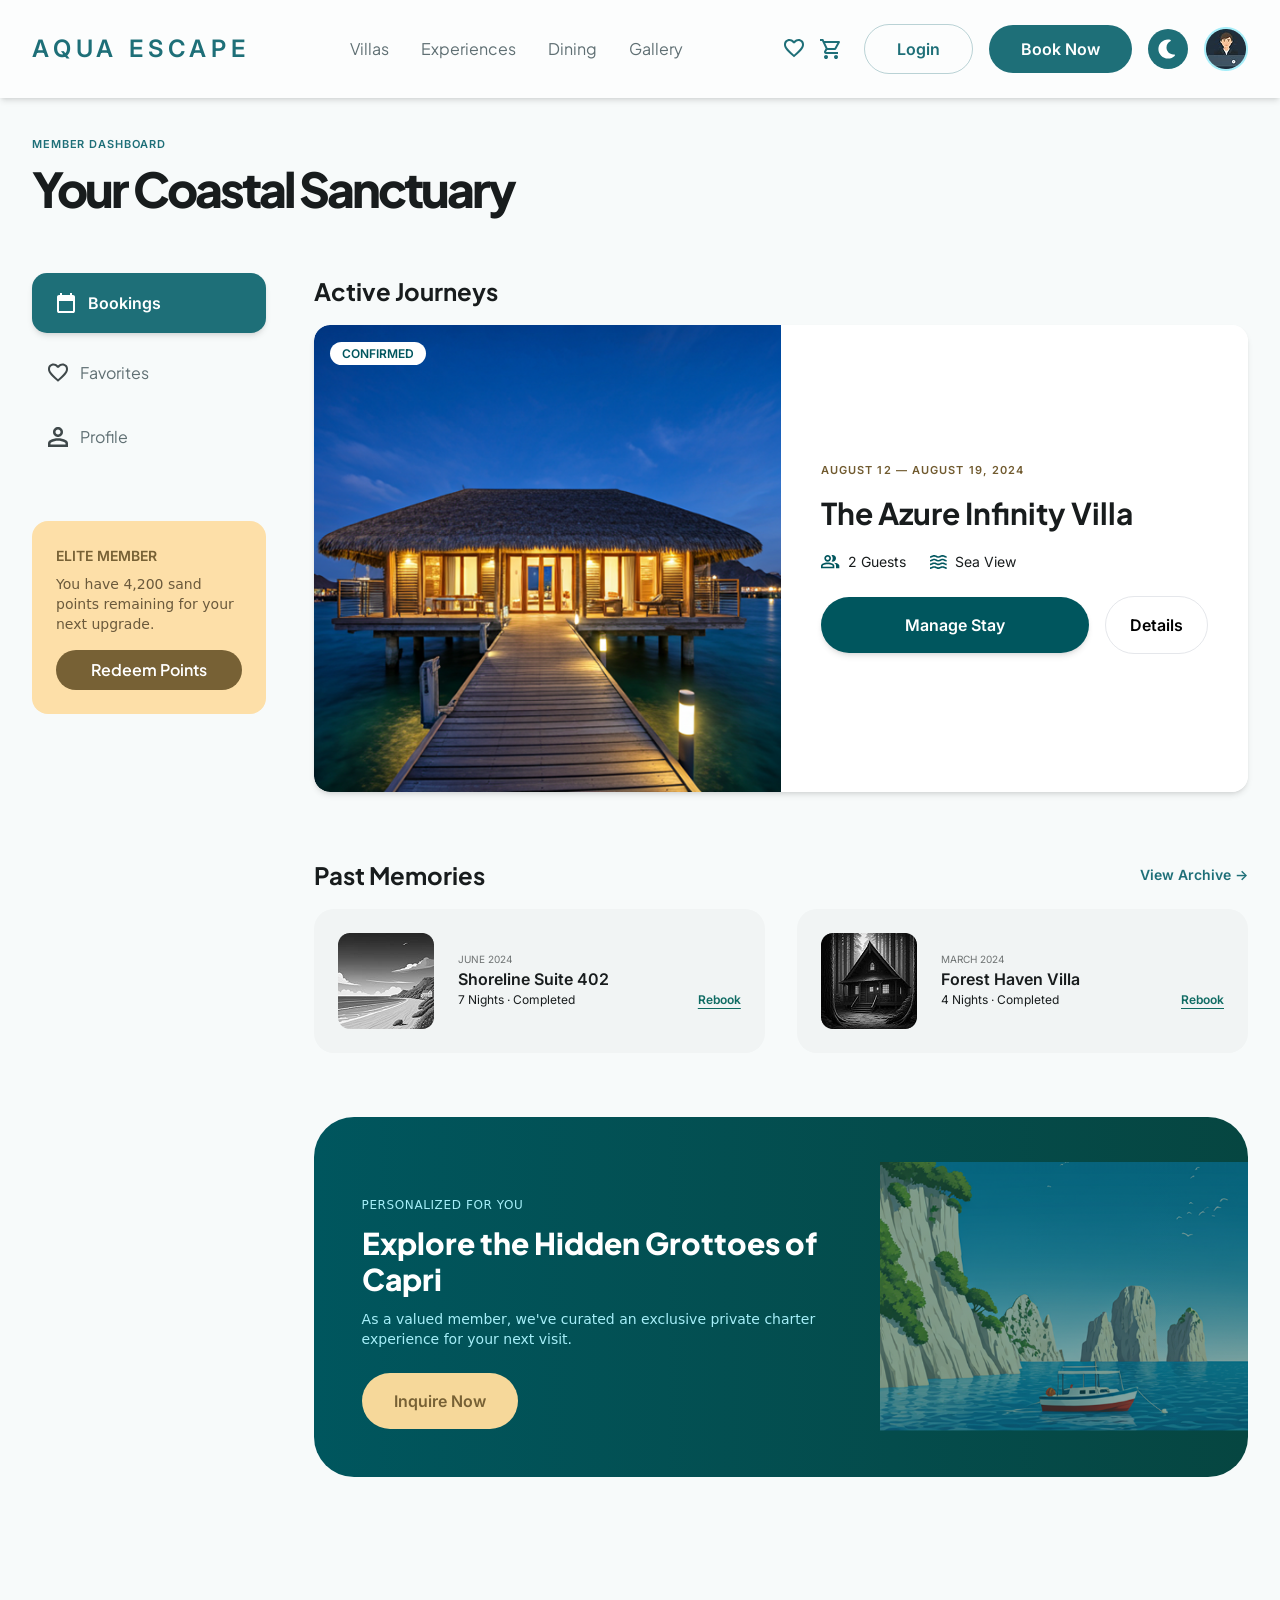
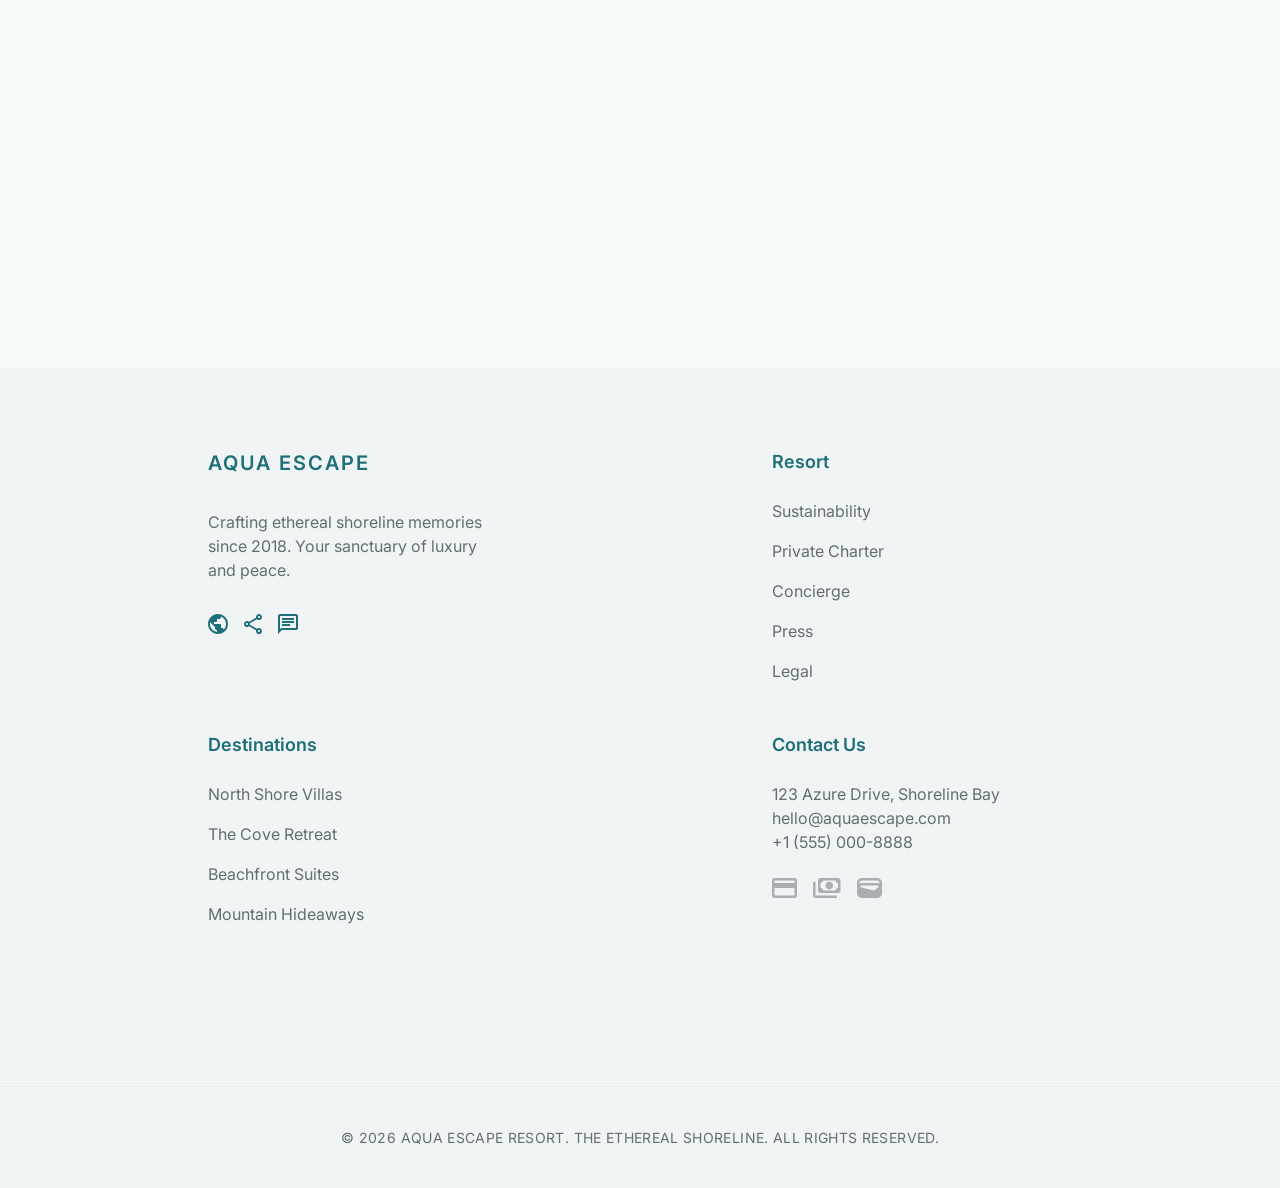
<file: user_dashboard.html>
<!DOCTYPE html>
<html lang="en">
<head>
    <meta charset="UTF-8">
    <meta name="viewport" content="width=device-width, initial-scale=1.0">
    <title>Summer Nap - User Dashboard</title>
    <link rel="preconnect" href="https://fonts.googleapis.com" />
    <link rel="preconnect" href="https://fonts.gstatic.com" crossorigin />
    <link
      href="https://fonts.googleapis.com/css2?family=Inter:ital,opsz,wght@0,14..32,100..900;1,14..32,100..900&family=Plus+Jakarta+Sans:ital,wght@0,200..800;1,200..800&display=swap"
      rel="stylesheet"
    />
    <link href="./assets/css/output.css" rel="stylesheet" />
</head>
<body class="bg-Body">
    <!-- Header -->
    <header class="bg-Neutral/70 w-full shadow-md">
      <div
        class="container mx-auto flex items-center justify-between py-6 px-8"
      >
        <div data-menu-toggle class="lg:hidden cursor-pointer flex">
          <img
            src="./assets/img/header/menu.svg"
            alt="Menu"
          />
        </div>
        <!-- Left Side -->
        <h3
          class="text-Primary text-[24px] font-Primary font-semibold tracking-[1px] sm:tracking-[4.8px]"
        >
          <a href="./index.html">AQUA ESCAPE</a>
        </h3>

        <!-- Middle Side -->
        <ul class="space-x-4 hidden lg:flex xl:space-x-8">
          <li class="text-[16px] text-Footer font-Secondary">
            <a href="./villas.html">Villas</a>
          </li>
          <li class="text-[16px] text-Footer font-Secondary">
            <a href="#">Experiences</a>
          </li>
          <li class="text-[16px] text-Footer font-Secondary">
            <a href="#">Dining</a>
          </li>
          <li class="text-[16px] text-Footer font-Secondary">
            <a href="#">Gallery</a>
          </li>
        </ul>

        <!-- Right Side -->
        <div class="items-center space-x-6  hidden lg:flex">
          <ul class="space-x-4 flex">
            <li>
              <a href="./favorites.html"
                ><img src="./assets/img/header/heart.svg" alt="Favorites"
              /></a>
            </li> 
            <li>
              <a href="./booking_cart.html"
                ><img src="./assets/img/Login/cart.svg" alt="cart"
              /></a>
            </li>            
          </ul>
          <div class="flex items-center gap-4">
            <a href="./login.html"
              class="text-Primary border border-Primary/30 py-3 px-5 xl:px-8 text-[16px] font-Primary font-semibold 
              rounded-[30px] cursor-pointer hover:bg-Primary hover:text-white transition duration-300"
              >
              Login
            </a>
            <a href="./booking_cart.html"
              class="text-white bg-Primary py-3 px-5 xl:px-8 text-[16px] font-Primary font-semibold 
              rounded-[30px] cursor-pointer hover:bg-teal-700 transition duration-300"
              >
              Book Now
            </a>
            <button id="theme-toggle"
            class="text-white bg-Primary py-2 px-3 xl:px-2 text-[16px] font-Primary font-semibold 
            rounded-[30px] cursor-pointer hover:bg-teal-700 transition duration-300"
          >
          <div id="themeIcon" class="flex items-center justify-center w-6 h-6">
            <img src="./assets/img/header/dark.svg" alt="Moon" class="w-6 h-6 object-contain" />
          </div>
          </button>
            <img src="./assets/img/dashboard/User profile.png" alt="User" class="w-11 h-11" />
          </div>
        </div>
      </div>
      <div data-mobile-menu class="lg:hidden flex flex-col gap-4 text-Text text-2xl font-Secondary font-semibold px-14 py-6 z-10 backdrop-blur-lg hidden"> 
        <a href="./index.html">Home</a>
        <a href="./villas.html">Villas</a>
        <a href="#pools">Pools</a>
        <a href="#experiences">Experiences</a>
        <a href="#drinks">Drinks</a>
        <a href="#contact">Contact</a>
      </div>
    </header>

    <!-- Main Content -->
    <section>
      <div class="container mx-auto sm:px-8 px-3 mt-9.5">
        <!-- Title -->
        <div class="flex flex-col mb-12">
            <span class="font-Primary font-semibold text-[11px] text-Primary tracking-[0.88px]">MEMBER DASHBOARD</span>
            <h2 class="font-Secondary font-extrabold text-Text sm:text-[48px] text-[34px] tracking-[-3px]">Your Coastal Sanctuary</h2>
        </div>

        <div class="w-full flex flex-col lg:flex-row items-start gap-12">
          <!-- Sidebar -->
          <aside class="w-full lg:w-1/5">
            <nav>
              <ul class="space-y-4">
                <li>
                  <a href="#" class="flex items-center gap-3 bg-Primary text-white px-6 py-4.5 rounded-[15px] shadow-md">
                    <img src="./assets/img/dashboard/booking.svg" alt="Bookings" class="w-5 h-5" />
                    <span class="font-Primary font-semibold">Bookings</span>
                  </a>
                </li>
                <li>
                  <a href="./favorites.html" class="flex items-center gap-3 text-[#5F6F73] px-4 py-3 rounded-lg hover:bg-gray-50">
                    <img src="./assets/img/dashboard/favorites.svg" alt="Favorites" class="w-5 h-5" />
                    <span class="font-Secondary">Favorites</span>
                  </a>
                </li>
                <li>
                  <a href="#" class="flex items-center gap-3 text-[#5F6F73] px-4 py-3 rounded-lg hover:bg-gray-50">
                    <img src="./assets/img/dashboard/profile.svg" alt="Profile" class="w-5 h-5" />
                    <span class="font-Secondary">Profile</span>
                  </a>
                </li>
              </ul>
            </nav>

            <div class="mt-15 bg-[#FDDFA8] rounded-2xl p-6">
              <h4 class="font-Primary font-semibold text-[14px] text-[#776135]">ELITE MEMBER</h4>
              <p class="text-sm text-[#6B5A3C] mt-2">You have 4,200 sand points remaining for your next upgrade.</p>
              <button class="mt-4 bg-[#776135] w-full py-2 rounded-full text-white font-Secondary font-semibold">Redeem Points</button>
            </div>
          </aside>

          <!-- Main Dashboard Content -->
          <div class="w-full lg:w-4/5 space-y-8">
            <!-- Active Journeys -->
            <div>
              <h3 class="font-Secondary font-bold text-Text text-[24px]">Active Journeys</h3>
              <div class="mt-4 bg-white rounded-2xl shadow-md overflow-hidden flex flex-col md:flex-row items-stretch">
                <div class="md:w-1/2 relative">
                  <img src="./assets/img/dashboard/Overwater villa.png" alt="Active Journey" class="w-full h-80 md:h-full object-cover md:object-cover md:rounded-l-2xl" />
                  <div class="mb-3 absolute top-4 left-4">
                    <span class="font-Primary font-semibold text-[12px] bg-white text-[#00565E] text-xs px-3 py-1 rounded-full">CONFIRMED</span>
                  </div>
                </div>
                <div class="md:w-1/2 sm:p-10 p-5 flex flex-col justify-center bg-Neutral md:rounded-r-2xl">
                  <p class="font-Primary font-semibold text-[11px] text-[#715B30] tracking-[1.1px]">AUGUST 12 — AUGUST 19, 2024</p>
                  <h4 class="font-Secondary font-bold text-[30px] text-Text mt-3">The Azure Infinity Villa</h4>
                  <div class="w-full flex items-center gap-6 text-sm text-[#6B6B6B] mt-4">
                    <div class="text-Text font-Primary text-[14px] flex items-center gap-2"><img src="./assets/img/dashboard/guests.svg" alt="Guests" /> 2 Guests</div>
                    <div class="text-Text font-Primary text-[14px] flex items-center gap-2"><img src="./assets/img/dashboard/sea view.svg" alt="View" /> Sea View</div>
                  </div>
                  <div class="mt-6 flex sm:flex-row flex-col items-center gap-4 w-full">
                    <button class="font-Primary font-semibold w-full bg-[#00565E] text-white py-4 rounded-[30px] shadow-md">Manage Stay</button>
                    <button class="font-Primary font-semibold sm:w-fit w-full rounded-[30px] bg-white px-6 py-4 border border-gray-200">Details</button>
                  </div>
                </div>
              </div>
            </div>

            <!-- Past Memories -->
            <div class="mt-16.25">
              <div class="flex items-center justify-between">
                <h3 class="text-Text font-Secondary font-bold text-[24px]">Past Memories</h3>
                <a href="#" class="font-Primary font-semibold text-[14px] text-Primary">View Archive -></a>
              </div>
              <div class="mt-4 grid grid-cols-1 sm:grid-cols-2 gap-8">
                <div class="bg-Button1 rounded-[20px] sm:p-6 p-3 flex items-center gap-6">
                  <img src="./assets/img/dashboard/Coastal retreat.png" alt="Shoreline Suite" class="object-cover rounded-md grayscale" />
                  <div class="flex-1">
                    <p class="font-Primary text-[10px] text-Text/60">JUNE 2024</p> 
                    <h5 class="font-Primary font-semibold text-Text">Shoreline Suite 402</h5>         
                    <div class="flex justify-between items-center">
                      <p class="font-Primary text-[12px] text-Text">7 Nights · Completed</p>
                      <a href="#" class="font-Primary font-semibold text-[#0F6B63] text-[12px] underline underline-offset-4">Rebook</a>
                    </div>     
                  </div>
                </div>

                <div class="bg-Button1 rounded-[20px] sm:p-6 p-3 flex justify-end items-center gap-6">
                  <img src="./assets/img/dashboard/Forest cottage.png" alt="Forest Haven" class="object-cover rounded-md" />
                  <div class="flex-1">
                    <p class="font-Primary text-[10px] text-Text/60">MARCH 2024</p>
                    <h5 class="font-Primary font-semibold text-Text">Forest Haven Villa</h5>     
                    <div class="flex justify-between items-center">
                      <p class="font-Primary text-[12px] text-Text">4 Nights · Completed</p>
                      <a href="#" class="font-Primary font-semibold text-[#0F6B63] text-[12px] underline underline-offset-4">Rebook</a>
                    </div>
                  </div>
                  
                </div>
              </div>
            </div>

            <!-- Promotional Banner -->
            <div class="bg-linear-to-r from-[#00565E] to-[#064641] text-white rounded-[40px] overflow-hidden flex md:flex-row flex-col items-center mt-16 mb-102.75">
              <div class="md:px-12 px-8 pb-12 mt-20">
                <p class="text-xs uppercase tracking-wider text-[#A6EFF9]">Personalized For You</p>
                <h3 class="font-Secondary font-extrabold text-3xl mt-3">Explore the Hidden Grottoes of Capri</h3>
                <p class="mt-3 text-sm text-[#A6EFF9]">As a valued member, we've curated an exclusive private charter experience for your next visit.</p>
                <button class="font-Primary mt-6 bg-[#F6D89A] text-[#776135] px-8 py-4 rounded-full font-semibold">Inquire Now</button>
              </div>
              <div class="block">
                <img src="./assets/img/dashboard/Capri shoreline.png" alt="Capri" class="w-fit" />
              </div>
            </div>
          </div>
        </div>
      </div>
    </section>

    <!-- Footer -->
    <footer class="mt-20 w-full bg-Button1">
      <div class="p-4 xl:p-20  pb-0 xl:mx-[10%] mx-[2%] flex items-start justify-between flex-wrap gap-12">
        <!-- Column 1 -->
         <div class="flex-col items-start w-75">
            <h2 class="font-semibold font-Primary text-Primary text-[20px] tracking-[2px] mb-8">AQUA ESCAPE</h2>
            <p class="text-[#5F6F73] text-[16px]/6 font-Primary mb-8">Crafting ethereal shoreline memories <br>
              since 2018. Your sanctuary of luxury <br>
              and peace.</p>
            <div class="flex items-center">
              <img src="assets/img/footer/earth.svg" alt="earth" class="mr-4"/>
              <img src="assets/img/footer/social.svg" alt="social" class="mr-4"/>
              <img src="assets/img/footer/message.svg" alt="message"/>
            </div>
         </div>

          <!-- Column 2 -->
         <div class="flex-col items-start w-75">
            <h2 class="font-semibold font-Primary text-Primary text-[18px] mb-6">Resort</h2>
            <ul class="flex-col items-start text-[#5F6F73] text-[16px]/6 font-Primary">
              <li class="mb-4">Sustainability</li>
              <li class="mb-4">Private Charter</li>
              <li class="mb-4">Concierge</li>
              <li class="mb-4">Press</li>
              <li>Legal</li>
            </ul>
         </div>

          <!-- Column 3 -->
         <div class="flex-col items-start w-75">
            <h2 class="font-semibold font-Primary text-Primary text-[18px] mb-6">Destinations</h2>
            <ul class="flex-col items-start text-[#5F6F73] text-[16px]/6 font-Primary">
              <li class="mb-4">North Shore Villas</li>
              <li class="mb-4">The Cove Retreat</li>
              <li class="mb-4">Beachfront Suites</li>
              <li >Mountain Hideaways</li>
            </ul>
         </div>

          <!-- Column 4 -->
         <div class="flex-col items-start w-75">
            <h2 class="font-semibold font-Primary text-Primary text-[18px] mb-6">Contact Us</h2>
            <ul class="flex-col items-start text-[#5F6F73] text-[16px]/6 font-Primary mb-6">
              <li>123 Azure Drive, Shoreline Bay</li>
              <li>hello@aquaescape.com</li>
              <li>+1 (555) 000-8888</li>
            </ul>
            <div class="flex items-center">
              <img src="assets/img/footer/visa.svg" alt="visa" class="mr-4"/>
              <img src="assets/img/footer/cash.svg" alt="cash" class="mr-4"/>
              <img src="assets/img/footer/wallet.svg" alt="wallet"/>
            </div>
         </div>
      </div>

      <!-- Copyright -->
      <div class="w-full mt-20 pb-10 flex items-end justify-center text-center border-t border-[#BEC8CA]/20">
        <p class="mt-10 text-[14px] text-[#5F6F73] font-Primary tracking-[0.35px]">© 2026 AQUA ESCAPE RESORT. THE ETHEREAL SHORELINE. ALL RIGHTS RESERVED.</p>
      </div>
    </footer> 
    <script src="./main.js"></script>
</body>
</html>
</file>
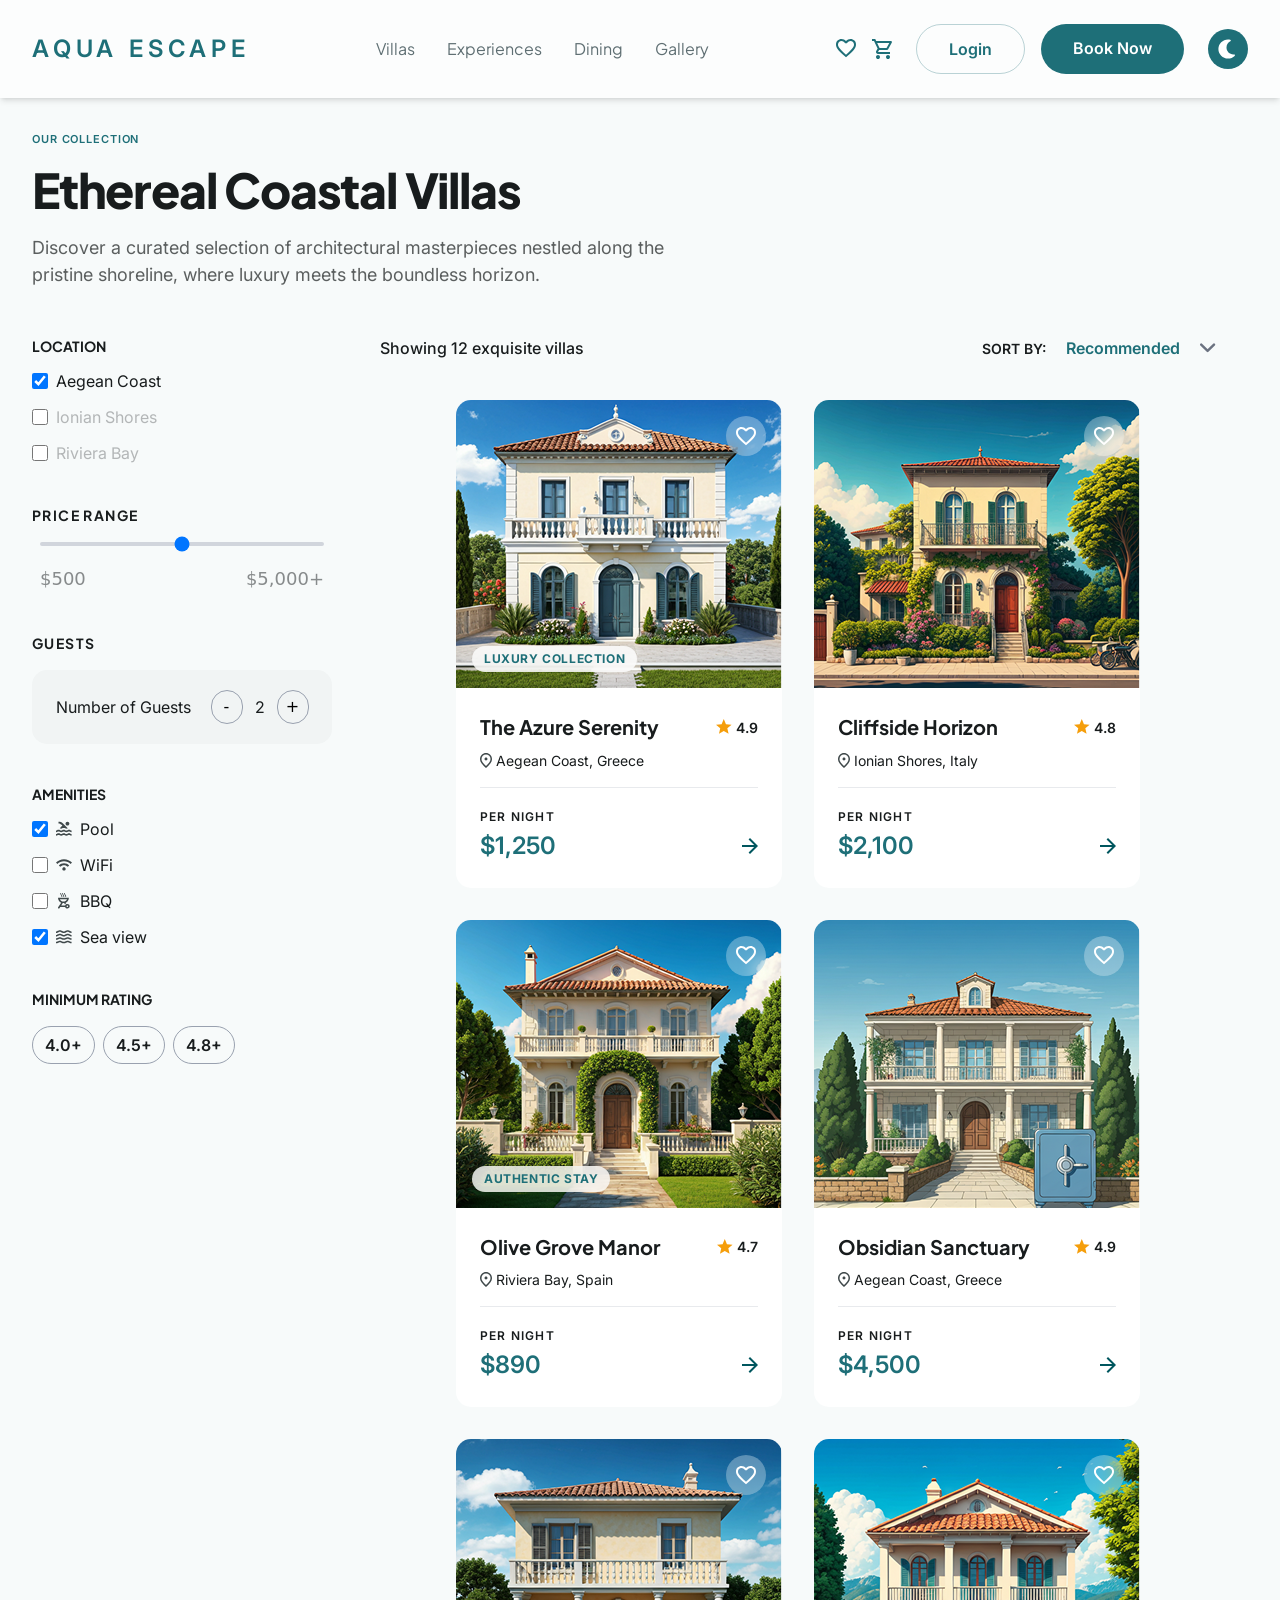
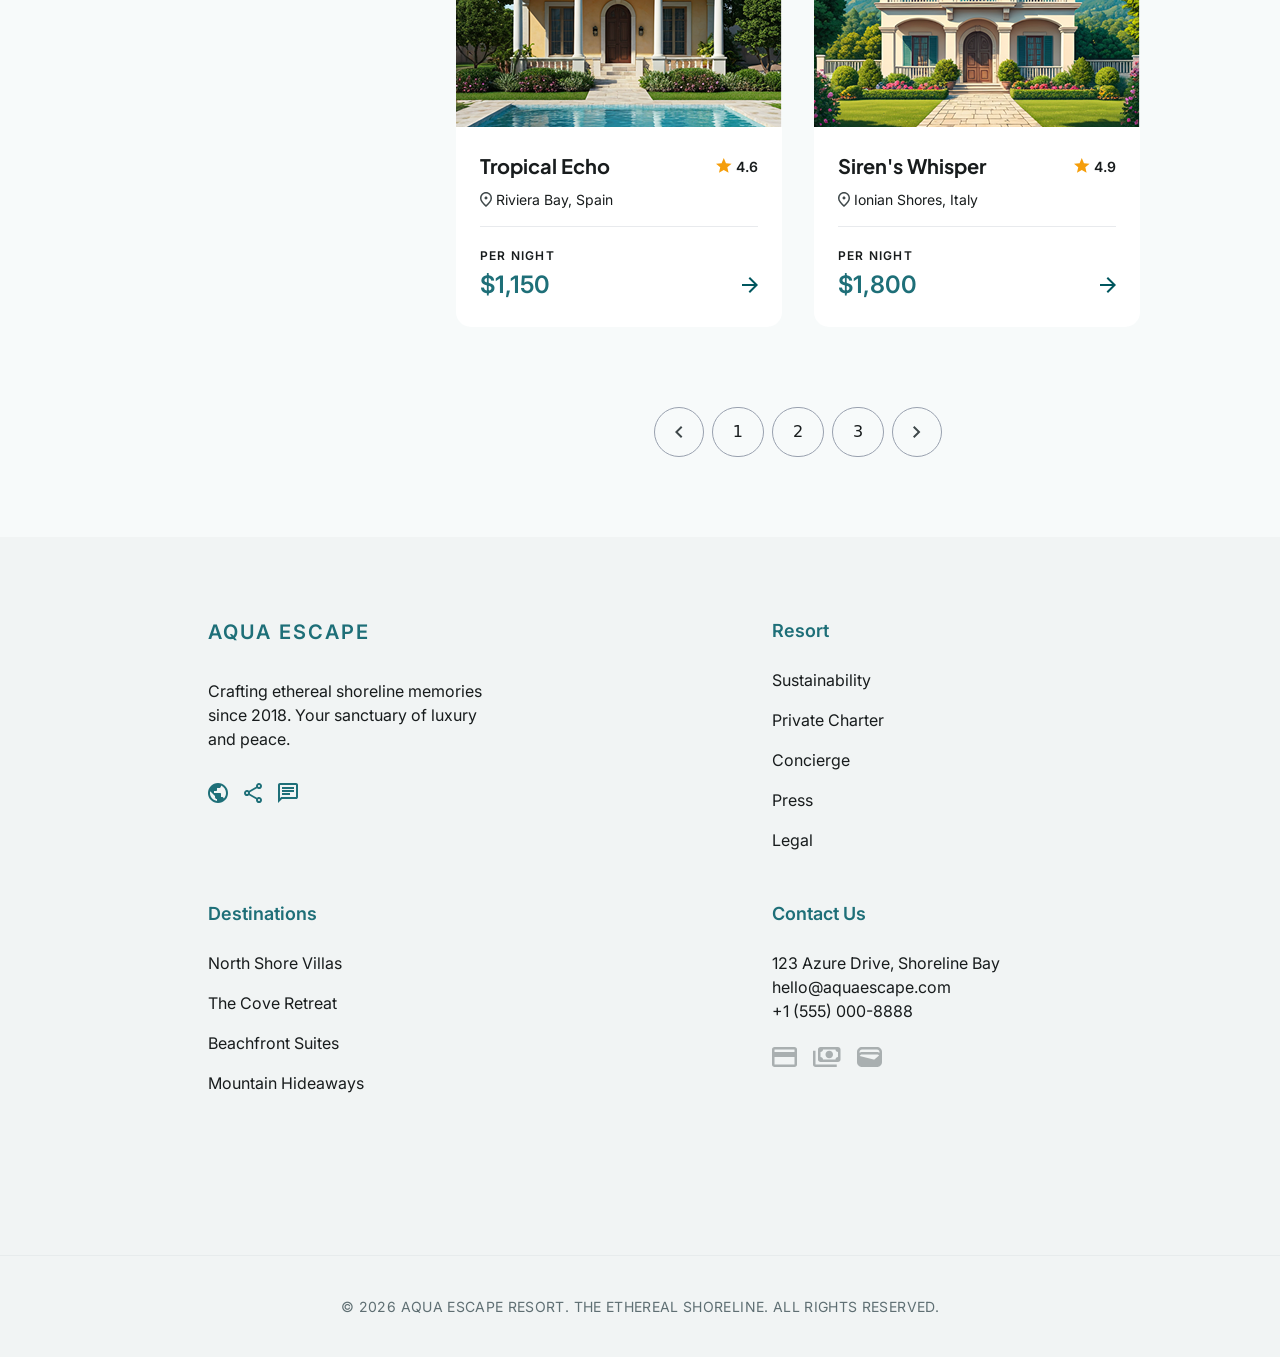
<file: villas.html>
<!DOCTYPE html>
<html lang="en">
<head>
    <meta charset="UTF-8">
    <meta name="viewport" content="width=device-width, initial-scale=1.0">
    <title>Summer Nap - Villa Listings</title>
    <link rel="preconnect" href="https://fonts.googleapis.com" />
    <link rel="preconnect" href="https://fonts.gstatic.com" crossorigin />
    <link
      href="https://fonts.googleapis.com/css2?family=Inter:ital,opsz,wght@0,14..32,100..900;1,14..32,100..900&family=Plus+Jakarta+Sans:ital,wght@0,200..800;1,200..800&display=swap"
      rel="stylesheet"
    />
    <link href="./assets/css/output.css" rel="stylesheet" />
</head>
<body class="bg-Body">
    <!-- Header -->
    <header class="bg-Neutral/70 w-full shadow-md">
      <div
        class="container mx-auto flex items-center justify-between py-6 px-8"
      >
        <div data-menu-toggle class="lg:hidden cursor-pointer flex">
          <img
            src="./assets/img/header/menu.svg"
            alt="Menu"
          />
        </div>
        <!-- Left Side -->
        <h3
          class="text-Primary text-[24px] font-Primary font-semibold tracking-[1px] sm:tracking-[4.8px]"
        >
          <a href="./index.html">AQUA ESCAPE</a>
        </h3>

        <!-- Middle Side -->
        <ul class="space-x-4 hidden lg:flex xl:space-x-8">
          <li class="text-[16px] text-Footer font-Secondary">
            <a href="./villas.html">Villas</a>
          </li>
          <li class="text-[16px] text-Footer font-Secondary">
            <a href="#">Experiences</a>
          </li>
          <li class="text-[16px] text-Footer font-Secondary">
            <a href="#">Dining</a>
          </li>
          <li class="text-[16px] text-Footer font-Secondary">
            <a href="#">Gallery</a>
          </li>
        </ul>

        <!-- Right Side -->
        <div class="items-center space-x-6  hidden lg:flex">
          <ul class="space-x-4 flex">
            <li>
              <a href="./favorites.html"
                ><img src="./assets/img/header/heart.svg" alt="Favorites"
              /></a>
            </li>
            <li>
              <a href="./booking_cart.html"
                ><img src="./assets/img/Login/cart.svg" alt="cart"
              /></a>
            </li>
          </ul>
          <div class="flex gap-4">
            <a href="./login.html"
              class="text-Primary border border-Primary/30 py-3 px-5 xl:px-8 text-[16px] font-Primary font-semibold 
              rounded-[30px] cursor-pointer hover:bg-Primary hover:text-white transition duration-300"
              >
              Login
            </a>
            <a href="./booking_cart.html"
              class="text-white bg-Primary py-3 px-5 xl:px-8 text-[16px] font-Primary font-semibold 
              rounded-[30px] cursor-pointer hover:bg-teal-700 transition duration-300"
              >
              Book Now
            </a>
          </div>
          <button id="theme-toggle"
            class="text-white bg-Primary py-2 px-3 xl:px-2 text-[16px] font-Primary font-semibold 
            rounded-[30px] cursor-pointer hover:bg-teal-700 transition duration-300"
          >
          <div id="themeIcon" class="flex items-center justify-center w-6 h-6">
            <img src="./assets/img/header/dark.svg" alt="Moon" class="w-6 h-6 object-contain" />
          </div>
          </button>
        </div>
      </div>
      <div data-mobile-menu class="lg:hidden flex flex-col gap-4 text-Text text-2xl font-Secondary font-semibold px-14 py-6 z-10 backdrop-blur-lg hidden"> 
        <a href="./index.html">Home</a>
        <a href="./villas.html">Villas</a>
        <a href="#pools">Pools</a>
        <a href="#experiences">Experiences</a>
        <a href="#drinks">Drinks</a>
        <a href="#contact">Contact</a>
      </div>
    </header>

    <!-- main -->
    <section class="w-full">
      <div class="container flex-col items-center justify-start mx-auto md:px-8 px-5">
         <!-- Title-->
        <div class="pt-7 pb-11">
          <span class="py-1 font-Primary font-semibold text-[11px] text-Primary tracking-[0.88px]">OUR COLLECTION</span>
          <h1 class="py-1 font-Secondary font-extrabold text-[48px] text-Text tracking-tight">Ethereal Coastal Villas</h1>
          <p class="py-1 font-Primary text-[18px] text-Text/70">Discover a curated selection of architectural masterpieces nestled along the <br>
            pristine shoreline, where luxury meets the boundless horizon.</p>
        </div>
        <!-- Villas Grid -->
        <div class="container flex gap-4">

          <!-- filters -->
          <div class="sm:flex hidden flex-col items-start w-1/4">
            <!-- Location Filter -->
            <span class="font-Secondary font-bold text-[14px] text-Text uppercase">Location</span>
            <label class="flex items-center gap-2 font-Primary text-[16px] text-Text my-3">
              <input type="checkbox" checked class="w-4 h-4 cursor-pointer"> Aegean Coast
            </label>
            <label class="flex items-center gap-2 font-Primary text-[16px] text-Text/30 mb-3">
              <input type="checkbox" class="w-4 h-4 cursor-pointer"> Ionian Shores
            </label>
            <label class="flex items-center gap-2 font-Primary text-[16px] text-Text/30">
              <input type="checkbox" class="w-4 h-4 cursor-pointer"> Riviera Bay
            </label>

            <!-- Price Filter -->
            <span class="font-Secondary font-bold text-[14px] text-Text tracking-[1.4px] mt-10 uppercase">Price Range</span>
            <div class="w-full px-2">
              <input 
                type="range" 
                min="500" 
                max="5000" 
                class="w-full h-1 bg-gray-300 rounded-lg appearance-none cursor-pointer mt-4"
              >
              <div class="flex justify-between w-full mt-3 text-lg text-Text/50">
                <span>$500</span>
                <span>$5,000+</span>
              </div>
            </div>

            <!-- Guests FiLter -->
            <span class="font-Secondary font-bold text-[14px] text-Text tracking-[1.4px] mt-10 uppercase">Guests</span>
            <div class="rounded-[15px] bg-Button1 xl:flex items-center justify-center gap-5 py-5 px-4 w-full mt-4">
              <span class="font-Primary text-Text">Number of Guests</span>
              <div class="flex items-center gap-3 xl:mt-0 mt-3">
                <span class="flex justify-center items-center w-8 py-1 rounded-full border border-gray-400 
                cursor-pointer hover:bg-Primary hover:text-white transition duration-300">-</span>
                <span class="font-Primary text-Text">2</span>
                <span class="flex justify-center items-center w-8 py-1 rounded-full border border-gray-400 
                cursor-pointer hover:bg-Primary hover:text-white transition duration-300">+</span>
              </div>
            </div>

            <!-- Amenities Filter -->
            <span class="font-Secondary font-bold text-[14px] text-Text uppercase mt-10">Amenities</span>
            <label class="flex items-center gap-2 font-Primary text-[16px] text-Text my-3">
              <input type="checkbox" checked class="w-4 h-4 cursor-pointer">
              <img src="./assets/img/VillaListings/pool.svg" alt="Pool Icon" class="w-4 h-4">
                Pool
            </label>
            <label class="flex items-center gap-2 font-Primary text-[16px] text-Text mb-3">
              <input type="checkbox" class="w-4 h-4 cursor-pointer"> 
              <img src="./assets/img/VillaListings/wifi.svg" alt="WiFi Icon" class="w-4 h-4">
                WiFi
            </label>
            <label class="flex items-center gap-2 font-Primary text-[16px] text-Text mb-3">
              <input type="checkbox" class="w-4 h-4 cursor-pointer"> 
              <img src="./assets/img/VillaListings/bbq.svg" alt="BBQ Icon" class="w-4 h-4">
                BBQ
            </label>
            <label class="flex items-center gap-2 font-Primary text-[16px] text-Text">
              <input type="checkbox" checked class="w-4 h-4 cursor-pointer"> 
              <img src="./assets/img/VillaListings/sea view.svg" alt="Sea View Icon" class="w-4 h-4">
                Sea view
            </label>

            <!-- Minimum Rating -->
            <span class="font-Secondary font-bold text-[14px] text-Text uppercase mt-10">Minimum Rating</span>
            <div class="flex items-center justify-center gap-2 mt-4">
              <span class="rounded-3xl border border-gray-400 py-1.5 px-3 font-Primary font-semibold text-Text
               hover:bg-Primary/10 hover:text-Primary hover:font-bold hover:border-Primary cursor-pointer transition duration-300">4.0+</span>
              <span class="rounded-3xl border border-gray-400 py-1.5 px-3 font-Primary font-semibold text-Text
               hover:bg-Primary/10 hover:text-Primary hover:font-bold hover:border-Primary cursor-pointer transition duration-300">4.5+</span>
              <span class="rounded-3xl border border-gray-400 py-1.5 px-3 font-Primary font-semibold text-Text
               hover:bg-Primary/10 hover:text-Primary hover:font-bold hover:border-Primary cursor-pointer transition duration-300">4.8+</span>
            </div>
          </div>
         
          <!-- villa listings -->  
          <div class="sm:w-3/4 w-full">
            <!-- Heading -->
            <div class="w-full flex flex-wrap gap-4 justify-between items-center mb-10 sm:px-8 px-2">
              <span class="font-Primary font-medium text-Text">Showing 12 exquisite villas</span>
              <div class="flex justify-center items-center sm:gap-5 gap-2">
                <span class="font-Primary font-semibold text-[14px] text-Text">SORT BY:</span>
                <span class="font-Primary font-semibold text-[16px] text-Primary">Recommended</span>
                <img src="./assets/img/VillaListings/Vector.svg" alt="Vector Icon" class="w-4 h-4 inline-block cursor-pointer">
              </div>
              <span class="sm:hidden block">
                <img src="./assets/img/VillaListings/filter-solid-full.svg" alt="Filter Icon" class="w-6 h-6 inline-block cursor-pointer">
              </span>
            </div>
            <!-- villa cards -->
            <div class="flex justify-center flex-wrap gap-8 ">
              <!-- card 1-->
              <a href="./villa_details.html" class="cursor-pointer">
                <div class="relative">
                  <img src="./assets/img/VillaListings/Villa.png" alt="Villa 1" class="w-full h-auto rounded-t-[15px]">
                  <div class="absolute right-4 top-4 flex justify-center items-center w-10 h-10 rounded-full
                   bg-white/30 backdrop-blur-sm cursor-pointer hover:bg-Primary transition duration-300">
                    <img src="./assets/img/VillaListings/heart.svg" alt="Heart Icon">
                  </div>
                  <div class="absolute left-4 bottom-4 px-3 py-1 bg-white/80 backdrop-blur-sm text-Primary 
                        text-[12px] font-Primary font-bold tracking-[0.6px] rounded-[30px]">
                    LUXURY COLLECTION
                  </div>
                </div>
                <div class="bg-Neutral rounded-b-[15px] px-6">
                  <div class="flex justify-between items-center pt-6">
                    <h2 class="font-Secondary font-bold text-[20px] text-Text">The Azure Serenity</h2>
                    <div class="flex items-center gap-1">
                      <img src="./assets/img/VillaListings/star.svg" alt="Star Icon" class="w-4 h-4 inline-block">
                      <span class="font-Primary font-semibold text-Text text-[14px]">4.9</span>
                    </div>
                  </div>
                  <div class="flex items-center pt-[7.5px]">
                    <img src="./assets/img/VillaListings/location.svg" alt="Location Icon" class="inline-block">
                    <span class="font-Primary text-Text text-[14px] ml-1">Aegean Coast, Greece</span>
                  </div>
                  <div class="w-full border-t border-gray-300/50 mt-4 pt-4">
                    <span class="font-Primary font-semibold text-Text text-[12px] tracking-[1.2px]">PER NIGHT</span>
                    <div class="flex justify-between pb-6">
                      <span class="font-Primary font-semibold text-[24px] text-Primary">$1,250</span>
                      <img src="./assets/img/VillaListings/arrow-right.svg" alt="Arrow Icon" class="cursor-pointer">
                    </div>
                  </div>
                </div>
              </a>

              <!-- card 2-->
              <a href="./villa_details.html" class="cursor-pointer">
                <div class="relative">
                  <img src="./assets/img/VillaListings/Villa (1).png" alt="Villa 2" class="w-full h-auto rounded-t-[15px]">
                  <div class="absolute right-4 top-4 flex justify-center items-center w-10 h-10 rounded-full
                   bg-white/30 backdrop-blur-sm cursor-pointer hover:bg-Primary transition duration-300">
                    <img src="./assets/img/VillaListings/heart.svg" alt="Heart Icon">
                  </div>
                </div>
                <div class="bg-Neutral rounded-b-[15px] px-6">
                  <div class="flex justify-between items-center pt-6">
                    <h2 class="font-Secondary font-bold text-[20px] text-Text">Cliffside Horizon</h2>
                    <div class="flex items-center gap-1">
                      <img src="./assets/img/VillaListings/star.svg" alt="Star Icon" class="w-4 h-4 inline-block">
                      <span class="font-Primary font-semibold text-Text text-[14px]">4.8</span>
                    </div>
                  </div>
                  <div class="flex items-center pt-[7.5px]">
                    <img src="./assets/img/VillaListings/location.svg" alt="Location Icon" class="inline-block">
                    <span class="font-Primary text-Text text-[14px] ml-1">Ionian Shores, Italy</span>
                  </div>
                  <div class="w-full border-t border-gray-300/50 mt-4 pt-4">
                    <span class="font-Primary font-semibold text-Text text-[12px] tracking-[1.2px]">PER NIGHT</span>
                    <div class="flex justify-between pb-6">
                      <span class="font-Primary font-semibold text-[24px] text-Primary">$2,100</span>
                      <img src="./assets/img/VillaListings/arrow-right.svg" alt="Arrow Icon" class="cursor-pointer">
                    </div>
                  </div>
                </div>
              </a>

              <!-- card 3-->
              <a href="./villa_details.html" class="cursor-pointer">
                <div class="relative">
                  <img src="./assets/img/VillaListings/Villa (2).png" alt="Villa 3" class="w-full h-auto rounded-t-[15px]">
                  <div class="absolute right-4 top-4 flex justify-center items-center w-10 h-10 rounded-full bg-white/30 backdrop-blur-sm cursor-pointer hover:bg-Primary transition duration-300">
                    <img src="./assets/img/VillaListings/heart.svg" alt="Heart Icon">
                  </div>
                  <div class="absolute left-4 bottom-4 px-3 py-1 bg-white/80 backdrop-blur-sm text-Primary 
                        text-[12px] font-Primary font-bold tracking-[0.6px] rounded-[30px]">
                    AUTHENTIC STAY
                  </div>
                </div>
                <div class="bg-Neutral rounded-b-[15px] px-6">
                  <div class="flex justify-between items-center pt-6">
                    <h2 class="font-Secondary font-bold text-[20px] text-Text">Olive Grove Manor</h2>
                    <div class="flex items-center gap-1">
                      <img src="./assets/img/VillaListings/star.svg" alt="Star Icon" class="w-4 h-4 inline-block">
                      <span class="font-Primary font-semibold text-Text text-[14px]">4.7</span>
                    </div>
                  </div>
                  <div class="flex items-center pt-[7.5px]">
                    <img src="./assets/img/VillaListings/location.svg" alt="Location Icon" class="inline-block">
                    <span class="font-Primary text-Text text-[14px] ml-1">Riviera Bay, Spain</span>
                  </div>
                  <div class="w-full border-t border-gray-300/50 mt-4 pt-4">
                    <span class="font-Primary font-semibold text-Text text-[12px] tracking-[1.2px]">PER NIGHT</span>
                    <div class="flex justify-between pb-6">
                      <span class="font-Primary font-semibold text-[24px] text-Primary">$890</span>
                      <img src="./assets/img/VillaListings/arrow-right.svg" alt="Arrow Icon" class="cursor-pointer">
                    </div>
                  </div>
                </div>
              </a>

              <!-- card 4-->
              <a href="./villa_details.html" class="cursor-pointer">
                <div class="relative">
                  <img src="./assets/img/VillaListings/Villa (3).png" alt="Villa 4" class="w-full h-auto rounded-t-[15px]">
                  <div class="absolute right-4 top-4 flex justify-center items-center w-10 h-10 rounded-full bg-white/30 backdrop-blur-sm cursor-pointer hover:bg-Primary transition duration-300">
                    <img src="./assets/img/VillaListings/heart.svg" alt="Heart Icon">
                  </div>
                </div>
                <div class="bg-Neutral rounded-b-[15px] px-6">
                  <div class="flex justify-between items-center pt-6">
                    <h2 class="font-Secondary font-bold text-[20px] text-Text">Obsidian Sanctuary</h2>
                    <div class="flex items-center gap-1">
                      <img src="./assets/img/VillaListings/star.svg" alt="Star Icon" class="w-4 h-4 inline-block">
                      <span class="font-Primary font-semibold text-Text text-[14px]">4.9</span>
                    </div>
                  </div>
                  <div class="flex items-center pt-[7.5px]">
                    <img src="./assets/img/VillaListings/location.svg" alt="Location Icon" class="inline-block">
                    <span class="font-Primary text-Text text-[14px] ml-1">Aegean Coast, Greece</span>
                  </div>
                  <div class="w-full border-t border-gray-300/50 mt-4 pt-4">
                    <span class="font-Primary font-semibold text-Text text-[12px] tracking-[1.2px]">PER NIGHT</span>
                    <div class="flex justify-between pb-6">
                      <span class="font-Primary font-semibold text-[24px] text-Primary">$4,500</span>
                      <img src="./assets/img/VillaListings/arrow-right.svg" alt="Arrow Icon" class="cursor-pointer">
                    </div>
                  </div>
                </div>
              </a>

              <!-- card 5-->
              <a href="./villa_details.html" class="cursor-pointer">
                <div class="relative">
                  <img src="./assets/img/VillaListings/Villa (4).png" alt="Villa 5" class="w-full h-auto rounded-t-[15px]">
                  <div class="absolute right-4 top-4 flex justify-center items-center w-10 h-10 rounded-full bg-white/30 backdrop-blur-sm cursor-pointer hover:bg-Primary transition duration-300">
                    <img src="./assets/img/VillaListings/heart.svg" alt="Heart Icon">
                  </div>
                </div>
                <div class="bg-Neutral rounded-b-[15px] px-6">
                  <div class="flex justify-between items-center pt-6">
                    <h2 class="font-Secondary font-bold text-[20px] text-Text">Tropical Echo</h2>
                    <div class="flex items-center gap-1">
                      <img src="./assets/img/VillaListings/star.svg" alt="Star Icon" class="w-4 h-4 inline-block">
                      <span class="font-Primary font-semibold text-Text text-[14px]">4.6</span>
                    </div>
                  </div>
                  <div class="flex items-center pt-[7.5px]">
                    <img src="./assets/img/VillaListings/location.svg" alt="Location Icon" class="inline-block">
                    <span class="font-Primary text-Text text-[14px] ml-1">Riviera Bay, Spain</span>
                  </div>
                  <div class="w-full border-t border-gray-300/50 mt-4 pt-4">
                    <span class="font-Primary font-semibold text-Text text-[12px] tracking-[1.2px]">PER NIGHT</span>
                    <div class="flex justify-between pb-6">
                      <span class="font-Primary font-semibold text-[24px] text-Primary">$1,150</span>
                      <img src="./assets/img/VillaListings/arrow-right.svg" alt="Arrow Icon" class="cursor-pointer">
                    </div>
                  </div>
                </div>
              </a>

              <!-- card 6-->
              <a href="./villa_details.html" class="cursor-pointer">
                <div class="relative">
                  <img src="./assets/img/VillaListings/Villa (5).png" alt="Villa 6" class="w-full h-auto rounded-t-[15px]">
                  <div class="absolute right-4 top-4 flex justify-center items-center w-10 h-10 rounded-full bg-white/30 backdrop-blur-sm cursor-pointer hover:bg-Primary transition duration-300">
                    <img src="./assets/img/VillaListings/heart.svg" alt="Heart Icon">
                  </div>
                </div>
                <div class="bg-Neutral rounded-b-[15px] px-6">
                  <div class="flex justify-between items-center pt-6">
                    <h2 class="font-Secondary font-bold text-[20px] text-Text">Siren's Whisper</h2>
                    <div class="flex items-center gap-1">
                      <img src="./assets/img/VillaListings/star.svg" alt="Star Icon" class="w-4 h-4 inline-block">
                      <span class="font-Primary font-semibold text-Text text-[14px]">4.9</span>
                    </div>
                  </div>
                  <div class="flex items-center pt-[7.5px]">
                    <img src="./assets/img/VillaListings/location.svg" alt="Location Icon" class="inline-block">
                    <span class="font-Primary text-Text text-[14px] ml-1">Ionian Shores, Italy</span>
                  </div>
                  <div class="w-full border-t border-gray-300/50 mt-4 pt-4">
                    <span class="font-Primary font-semibold text-Text text-[12px] tracking-[1.2px]">PER NIGHT</span>
                    <div class="flex justify-between pb-6">
                      <span class="font-Primary font-semibold text-[24px] text-Primary">$1,800</span>
                      <img src="./assets/img/VillaListings/arrow-right.svg" alt="Arrow Icon" class="cursor-pointer">
                    </div>
                  </div>
                </div>
              </a>

              <!-- Pagination -->
              <div class="flex w-full justify-center items-center mt-6 pt-6 gap-2"> 
                <span class="flex justify-center items-center py-4.5 px-5 rounded-full border border-gray-400 cursor-pointer hover:bg-Primary transition duration-300">
                  <img src="./assets/img/VillaListings/arrow-left.svg" alt="Arrow Left Icon">
                </span>
                <span class="text-Text flex justify-center items-center py-3 px-5 rounded-full border border-gray-400 cursor-pointer hover:bg-Primary hover:text-white transition duration-300">1</span>
                <span class="text-Text flex justify-center items-center py-3 px-5 rounded-full border border-gray-400 cursor-pointer hover:bg-Primary hover:text-white transition duration-300">2</span>
                <span class="text-Text flex justify-center items-center py-3 px-5 rounded-full border border-gray-400 cursor-pointer hover:bg-Primary hover:text-white transition duration-300">3</span>
                <span class="flex justify-center items-center py-4.5 px-5 rounded-full border border-gray-400 cursor-pointer hover:bg-Primary transition duration-300">
                  <img src="./assets/img/VillaListings/arrow-right2.svg" alt="Arrow Left Icon">
                </span>
              </div>
            </div>
          </div>
        </div>  
    </section>

    <!-- Footer -->
    <footer class="mt-20 w-full bg-Button1">
      <div class="p-4 xl:p-20  pb-0 xl:mx-[10%] mx-[2%] flex items-start justify-between flex-wrap gap-12">
        <!-- Column 1 -->
         <div class="flex-col items-start w-75">
            <h2 class="font-semibold font-Primary text-Primary text-[20px] tracking-[2px] mb-8">AQUA ESCAPE</h2>
            <p class="text-Text text-[16px]/6 font-Primary mb-8">Crafting ethereal shoreline memories <br>
              since 2018. Your sanctuary of luxury <br>
              and peace.</p>
            <div class="flex items-center">
              <img src="assets/img/footer/earth.svg" alt="earth" class="mr-4"/>
              <img src="assets/img/footer/social.svg" alt="social" class="mr-4"/>
              <img src="assets/img/footer/message.svg" alt="message"/>
            </div>
         </div>

          <!-- Column 2 -->
         <div class="flex-col items-start w-75">
            <h2 class="font-semibold font-Primary text-Primary text-[18px] mb-6">Resort</h2>
            <ul class="flex-col items-start text-Text text-[16px]/6 font-Primary">
              <li class="mb-4">Sustainability</li>
              <li class="mb-4">Private Charter</li>
              <li class="mb-4">Concierge</li>
              <li class="mb-4">Press</li>
              <li>Legal</li>
            </ul>
         </div>

          <!-- Column 3 -->
         <div class="flex-col items-start w-75">
            <h2 class="font-semibold font-Primary text-Primary text-[18px] mb-6">Destinations</h2>
            <ul class="flex-col items-start text-Text text-[16px]/6 font-Primary">
              <li class="mb-4">North Shore Villas</li>
              <li class="mb-4">The Cove Retreat</li>
              <li class="mb-4">Beachfront Suites</li>
              <li >Mountain Hideaways</li>
            </ul>
         </div>

          <!-- Column 4 -->
         <div class="flex-col items-start w-75">
            <h2 class="font-semibold font-Primary text-Primary text-[18px] mb-6">Contact Us</h2>
            <ul class="flex-col items-start text-Text text-[16px]/6 font-Primary mb-6">
              <li>123 Azure Drive, Shoreline Bay</li>
              <li>hello@aquaescape.com</li>
              <li>+1 (555) 000-8888</li>
            </ul>
            <div class="flex items-center">
              <img src="assets/img/footer/visa.svg" alt="visa" class="mr-4"/>
              <img src="assets/img/footer/cash.svg" alt="cash" class="mr-4"/>
              <img src="assets/img/footer/wallet.svg" alt="wallet"/>
            </div>
         </div>
      </div>

      <!-- Copyright -->
      <div class="w-full mt-20 pb-10 flex items-end justify-center text-center border-t border-[#BEC8CA]/20">
        <p class="mt-10 text-[14px] text-Footer font-Primary tracking-[0.35px]">© 2026 AQUA ESCAPE RESORT. THE ETHEREAL SHORELINE. ALL RIGHTS RESERVED.</p>
      </div>
    </footer>
    <script src="./main.js"></script>
</body>
</html>
</file>
